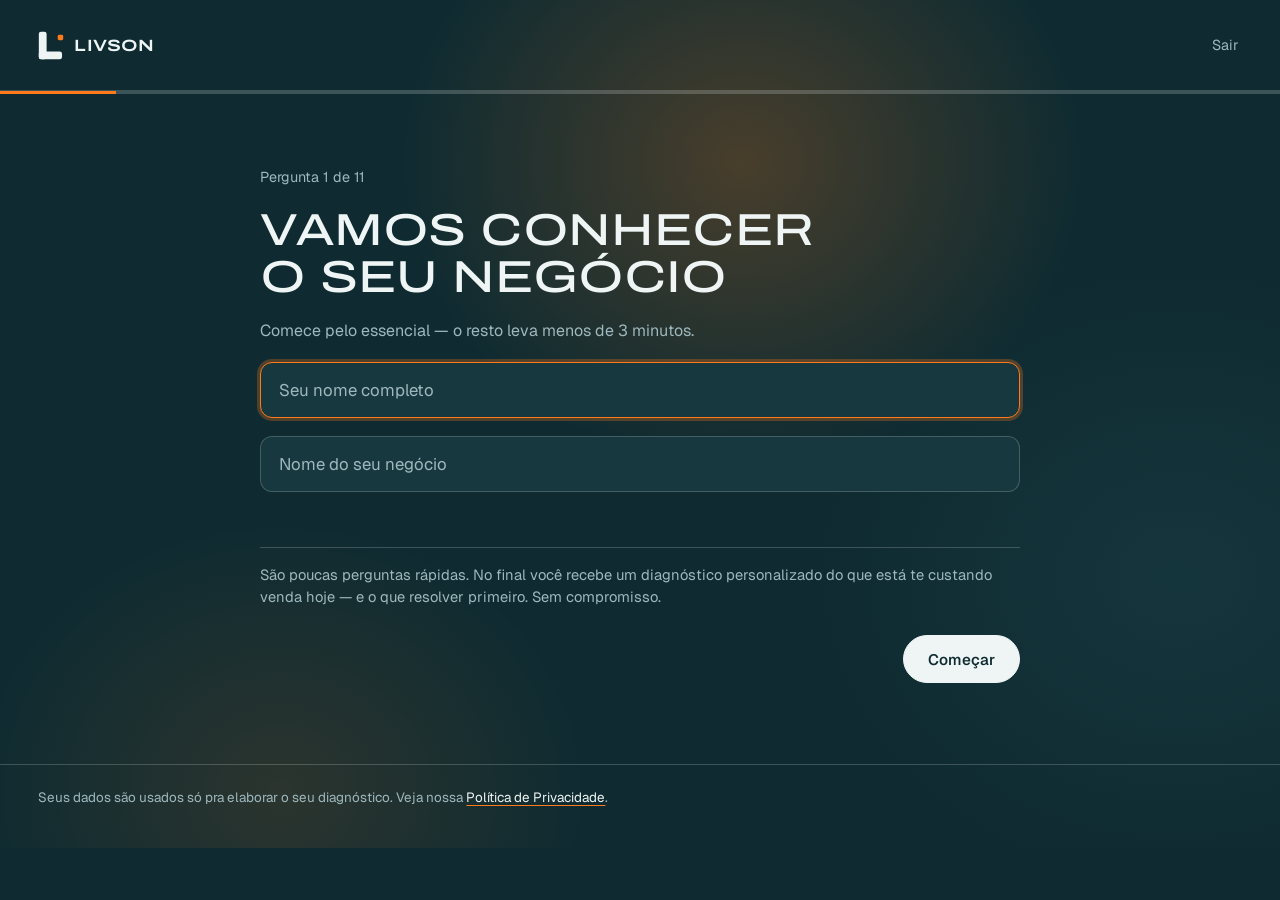
<file: diagnostico.html>
<!DOCTYPE html>
<html lang="pt-BR">
<head>
  <!-- Google tag (gtag.js) -->
  <script async src="https://www.googletagmanager.com/gtag/js?id=G-TPRQHFC8YE"></script>
  <script>
    window.dataLayer = window.dataLayer || [];
    function gtag(){dataLayer.push(arguments);}
    gtag('js', new Date());
    gtag('config', 'G-TPRQHFC8YE');
  </script>

  <meta charset="UTF-8" />
  <meta name="viewport" content="width=device-width, initial-scale=1.0, viewport-fit=cover" />
  <title>Diagnóstico Grátis | Livson Tecnologia</title>
  <meta name="description" content="Responda algumas perguntas rápidas e descubra, na hora, onde o seu negócio está perdendo venda por demora de resposta e falta de follow-up." />
  <meta name="robots" content="noindex, follow" />
  <meta name="theme-color" content="#0F2B31" />
  <link rel="canonical" href="https://livsontecnologia.com.br/diagnostico" />

  <link rel="icon" type="image/png" sizes="32x32" href="img/favicon-32.png?v=20261121" />
  <link rel="icon" type="image/png" sizes="192x192" href="img/favicon-192.png?v=20261121" />
  <link rel="apple-touch-icon" href="img/apple-touch-icon.png?v=20261121" />

  <meta property="og:title" content="Diagnóstico Grátis | Livson Tecnologia" />
  <meta property="og:description" content="Em poucos minutos, descubra onde o seu negócio está perdendo venda — e o que dá pra resolver primeiro." />
  <meta property="og:type" content="website" />
  <meta property="og:url" content="https://livsontecnologia.com.br/diagnostico" />
  <meta property="og:image" content="https://livsontecnologia.com.br/img/livson-compartilhar.png" />
  <meta property="og:image:width" content="1200" />
  <meta property="og:image:height" content="630" />
  <meta property="og:image:alt" content="Livson Tecnologia: todo negócio trava em um ponto diferente." />
  <meta property="og:locale" content="pt_BR" />
  <meta property="og:site_name" content="Livson Tecnologia" />

  <link rel="preconnect" href="https://fonts.googleapis.com" />
  <link rel="preconnect" href="https://fonts.gstatic.com" crossorigin />
  <link rel="preload" as="style" href="https://fonts.googleapis.com/css2?family=Archivo:wdth,wght@100..125,400..700&family=Geist:wght@400..600&display=swap" onload="this.onload=null;this.rel='stylesheet'" />
  <noscript><link rel="stylesheet" href="https://fonts.googleapis.com/css2?family=Archivo:wdth,wght@100..125,400..700&family=Geist:wght@400..600&display=swap" /></noscript>

  <link rel="stylesheet" href="css/base.css?v=20261121" />
  <link rel="stylesheet" href="css/diagnostico.css?v=20261121" />
</head>
<body>

  <!-- ===== MENU (mínimo, sem distração) ===== -->
  <div class="diag-nav">
    <div class="wrap">
      <header class="nav" id="nav">
        <a href="/" class="brand" aria-label="Livson Tecnologia — início"><svg viewBox="200 140 712 800" aria-hidden="true"><rect class="l" x="220" y="160" width="215" height="760" rx="64"/><rect class="l" x="220" y="705" width="640" height="215" rx="64"/><rect class="p" x="742" y="243" width="150" height="150" rx="40"/></svg> <span>Livson</span></a>
        <a href="/" class="nav__exit">Sair</a>
      </header>
    </div>
  </div>

  <div class="diag__progress-track" aria-hidden="true">
    <div class="diag__progress-bar" id="diagProgressBar"></div>
  </div>

  <main>
    <section class="diag wrap">
      <div class="diag__form">

        <p class="diag__counter" id="diagCounter">Pergunta 1 de 11</p>

        <form id="diagForm" novalidate>
          <input type="hidden" name="_subject" value="Novo diagnóstico — Livson Tecnologia" />
          <input type="hidden" name="nivel_diagnostico" id="fNivel" value="" />
          <input type="text" name="_gotcha" style="display:none" tabindex="-1" autocomplete="off" />

          <!-- 0 -->
          <div class="diag__step is-active" data-step="0">
            <h1 class="diag__question">Vamos conhecer o seu negócio</h1>
            <p class="diag__hint">Comece pelo essencial — o resto leva menos de 3 minutos.</p>
            <input class="diag__input" type="text" name="nome" placeholder="Seu nome completo" autocomplete="name" required />
            <input class="diag__input" type="text" name="negocio" placeholder="Nome do seu negócio" required />
            <p class="diag__error"></p>
            <div class="diag__meta">São poucas perguntas rápidas. No final você recebe um diagnóstico personalizado do que está te custando venda hoje — e o que resolver primeiro. Sem compromisso.</div>
            <div class="diag__nav">
              <span></span>
              <button type="button" class="btn diag__next">Começar</button>
            </div>
          </div>

          <!-- 1 -->
          <div class="diag__step" data-step="1">
            <h1 class="diag__question">Qual o seu WhatsApp?</h1>
            <p class="diag__hint">É por ali que vamos te chamar com a leitura completa.</p>
            <input class="diag__input" type="tel" name="whatsapp" placeholder="(00) 00000-0000" autocomplete="tel" required />
            <p class="diag__error"></p>
            <div class="diag__nav">
              <button type="button" class="btn btn--ghost diag__back">Voltar</button>
              <button type="button" class="btn diag__next">Continuar</button>
            </div>
          </div>

          <!-- 2 -->
          <div class="diag__step" data-step="2">
            <h1 class="diag__question">E o seu e-mail?</h1>
            <input class="diag__input" type="email" name="email" placeholder="voce@empresa.com" autocomplete="email" required />
            <p class="diag__error"></p>
            <div class="diag__nav">
              <button type="button" class="btn btn--ghost diag__back">Voltar</button>
              <button type="button" class="btn diag__next">Continuar</button>
            </div>
          </div>

          <!-- 3 -->
          <div class="diag__step" data-step="3">
            <h1 class="diag__question">Site ou Instagram do seu negócio?</h1>
            <p class="diag__hint">Se ainda não tiver, sem problema — pode pular.</p>
            <input class="diag__input" type="text" name="site_instagram" placeholder="seusite.com.br ou @seuinstagram" />
            <p class="diag__error"></p>
            <div class="diag__nav">
              <button type="button" class="btn btn--ghost diag__back">Voltar</button>
              <button type="button" class="btn diag__next">Continuar</button>
            </div>
          </div>

          <!-- 4 -->
          <div class="diag__step" data-step="4">
            <h1 class="diag__question">Quantos contatos ou leads chegam por mês, mais ou menos?</h1>
            <p class="diag__hint">Some WhatsApp, Instagram, site e indicações.</p>
            <div class="diag__options" role="radiogroup">
              <div class="diag__option"><input type="radio" name="volume" id="vol1" value="Até 20 por mês" data-n="14" required /><label for="vol1">Até 20 por mês</label></div>
              <div class="diag__option"><input type="radio" name="volume" id="vol2" value="21 a 50 por mês" data-n="35" /><label for="vol2">21 a 50 por mês</label></div>
              <div class="diag__option"><input type="radio" name="volume" id="vol3" value="51 a 100 por mês" data-n="75" /><label for="vol3">51 a 100 por mês</label></div>
              <div class="diag__option"><input type="radio" name="volume" id="vol4" value="Mais de 100 por mês" data-n="130" /><label for="vol4">Mais de 100 por mês</label></div>
            </div>
            <p class="diag__error"></p>
            <div class="diag__nav">
              <button type="button" class="btn btn--ghost diag__back">Voltar</button>
              <button type="button" class="btn diag__next">Continuar</button>
            </div>
          </div>

          <!-- 5 -->
          <div class="diag__step" data-step="5">
            <h1 class="diag__question">Qual o valor médio de uma venda ou contrato fechado?</h1>
            <div class="diag__options" role="radiogroup">
              <div class="diag__option"><input type="radio" name="ticket" id="tk1" value="Até R$ 300" data-n="150" required /><label for="tk1">Até R$ 300</label></div>
              <div class="diag__option"><input type="radio" name="ticket" id="tk2" value="R$ 300 a R$ 1.500" data-n="900" /><label for="tk2">R$ 300 a R$ 1.500</label></div>
              <div class="diag__option"><input type="radio" name="ticket" id="tk3" value="R$ 1.500 a R$ 5.000" data-n="3250" /><label for="tk3">R$ 1.500 a R$ 5.000</label></div>
              <div class="diag__option"><input type="radio" name="ticket" id="tk4" value="Acima de R$ 5.000" data-n="7500" /><label for="tk4">Acima de R$ 5.000</label></div>
            </div>
            <p class="diag__error"></p>
            <div class="diag__nav">
              <button type="button" class="btn btn--ghost diag__back">Voltar</button>
              <button type="button" class="btn diag__next">Continuar</button>
            </div>
          </div>

          <!-- 6 -->
          <div class="diag__step" data-step="6">
            <h1 class="diag__question">Em média, em quanto tempo você responde um novo contato?</h1>
            <p class="diag__hint">Considere também a madrugada, o fim de semana e quando você está ocupado.</p>
            <div class="diag__options" role="radiogroup">
              <div class="diag__option"><input type="radio" name="tempo_resposta" id="tr1" value="Em poucos minutos, sempre" data-n="0.02" required /><label for="tr1">Em poucos minutos, sempre</label></div>
              <div class="diag__option"><input type="radio" name="tempo_resposta" id="tr2" value="Até 1 hora" data-n="0.08" /><label for="tr2">Até 1 hora</label></div>
              <div class="diag__option"><input type="radio" name="tempo_resposta" id="tr3" value="Algumas horas" data-n="0.18" /><label for="tr3">Algumas horas</label></div>
              <div class="diag__option"><input type="radio" name="tempo_resposta" id="tr4" value="No dia seguinte ou mais" data-n="0.30" /><label for="tr4">No dia seguinte ou mais</label></div>
            </div>
            <p class="diag__error"></p>
            <div class="diag__nav">
              <button type="button" class="btn btn--ghost diag__back">Voltar</button>
              <button type="button" class="btn diag__next">Continuar</button>
            </div>
          </div>

          <!-- 7 -->
          <div class="diag__step" data-step="7">
            <h1 class="diag__question">Dos que perguntam o preço, quantos somem sem fechar?</h1>
            <div class="diag__options" role="radiogroup">
              <div class="diag__option"><input type="radio" name="sumico" id="sm1" value="Poucos — acompanho de perto" data-n="0.10" required /><label for="sm1">Poucos — acompanho de perto</label></div>
              <div class="diag__option"><input type="radio" name="sumico" id="sm2" value="Cerca da metade" data-n="0.45" /><label for="sm2">Cerca da metade</label></div>
              <div class="diag__option"><input type="radio" name="sumico" id="sm3" value="A maioria some" data-n="0.70" /><label for="sm3">A maioria some</label></div>
              <div class="diag__option"><input type="radio" name="sumico" id="sm4" value="Não sei dizer" data-n="0.35" /><label for="sm4">Não sei dizer</label></div>
            </div>
            <p class="diag__error"></p>
            <div class="diag__nav">
              <button type="button" class="btn btn--ghost diag__back">Voltar</button>
              <button type="button" class="btn diag__next">Continuar</button>
            </div>
          </div>

          <!-- 8 -->
          <div class="diag__step" data-step="8">
            <h1 class="diag__question">Qual o maior problema hoje?</h1>
            <div class="diag__options" role="radiogroup">
              <div class="diag__option"><input type="radio" name="problema" id="p1" value="Poucos clientes chegando" required /><label for="p1">Poucos clientes chegando</label></div>
              <div class="diag__option"><input type="radio" name="problema" id="p2" value="Demoro muito pra responder" /><label for="p2">Demoro muito pra responder</label></div>
              <div class="diag__option"><input type="radio" name="problema" id="p3" value="Não tenho site ou landing page" /><label for="p3">Não tenho site ou landing page</label></div>
              <div class="diag__option"><input type="radio" name="problema" id="p4" value="Perco o controle dos contatos (sem CRM)" /><label for="p4">Perco o controle dos contatos</label></div>
              <div class="diag__option"><input type="radio" name="problema" id="p5" value="Não sei se o que eu faço está funcionando" /><label for="p5">Não sei se o que eu faço está funcionando</label></div>
            </div>
            <p class="diag__error"></p>
            <div class="diag__nav">
              <button type="button" class="btn btn--ghost diag__back">Voltar</button>
              <button type="button" class="btn diag__next">Continuar</button>
            </div>
          </div>

          <!-- 9 -->
          <div class="diag__step" data-step="9">
            <h1 class="diag__question">O que você já usa hoje?</h1>
            <p class="diag__hint">Pode marcar mais de um.</p>
            <div class="diag__options">
              <div class="diag__option"><input type="checkbox" name="ferramentas" id="f1" value="Site ou landing page própria" /><label for="f1">Site ou landing page própria</label></div>
              <div class="diag__option"><input type="checkbox" name="ferramentas" id="f2" value="Instagram" /><label for="f2">Instagram</label></div>
              <div class="diag__option"><input type="checkbox" name="ferramentas" id="f3" value="WhatsApp Business" /><label for="f3">WhatsApp Business</label></div>
              <div class="diag__option"><input type="checkbox" name="ferramentas" id="f4" value="Algum CRM" /><label for="f4">Algum CRM</label></div>
              <div class="diag__option"><input type="checkbox" name="ferramentas" id="f5" value="Nenhum desses ainda" /><label for="f5">Nenhum desses ainda</label></div>
            </div>
            <p class="diag__error"></p>
            <div class="diag__nav">
              <button type="button" class="btn btn--ghost diag__back">Voltar</button>
              <button type="button" class="btn diag__next">Continuar</button>
            </div>
          </div>

          <!-- 10 -->
          <div class="diag__step" data-step="10">
            <h1 class="diag__question">Quando você quer resolver isso?</h1>
            <div class="diag__options" role="radiogroup">
              <div class="diag__option"><input type="radio" name="urgencia" id="u1" value="O quanto antes" required /><label for="u1">O quanto antes</label></div>
              <div class="diag__option"><input type="radio" name="urgencia" id="u2" value="Nas próximas semanas" /><label for="u2">Nas próximas semanas</label></div>
              <div class="diag__option"><input type="radio" name="urgencia" id="u3" value="Só pesquisando por enquanto" /><label for="u3">Só pesquisando por enquanto</label></div>
            </div>
            <p class="diag__error"></p>
            <div class="diag__nav">
              <button type="button" class="btn btn--ghost diag__back">Voltar</button>
              <button type="submit" class="btn diag__submit">Ver meu resultado</button>
            </div>
          </div>
        </form>

        <!-- RESULTADO -->
        <div class="diag__done" id="diagDone" hidden>
          <div class="report">
            <div class="report__head">
              <span class="report__tag">Resultado do diagnóstico</span>
              <span class="report__who" id="repWho">—</span>
            </div>
            <div class="report__body">
              <p class="report__label">Nível do seu atendimento hoje</p>
              <p class="report__level" id="resLevel">—</p>

              <div class="report__causes" id="resCausas"></div>

              <p class="report__note" id="resProblema"></p>
            </div>
          </div>

          <div class="report__next">
            <h2>O que dá pra fazer com isso</h2>
            <p>Vou analisar suas respostas e te chamar no WhatsApp com a leitura completa — onde está o maior vazamento e o que resolveria primeiro. Sem compromisso.</p>
            <div class="report__actions">
              <a id="waLink" href="https://wa.me/5571996466575" target="_blank" rel="noopener" class="btn btn--lg">Falar no WhatsApp agora</a>
              <a href="/livson-conecta" class="btn btn--ghost btn--lg">Ver como o sistema funciona</a>
            </div>
          </div>
        </div>

      </div>
    </section>
  </main>

  <footer class="diag__footer wrap">
    <p>Seus dados são usados só pra elaborar o seu diagnóstico. Veja nossa <a href="/politica-de-privacidade">Política de Privacidade</a>.</p>
  </footer>

  <script src="js/diagnostico.js?v=20260922" defer></script>
</body>
</html>
</file>
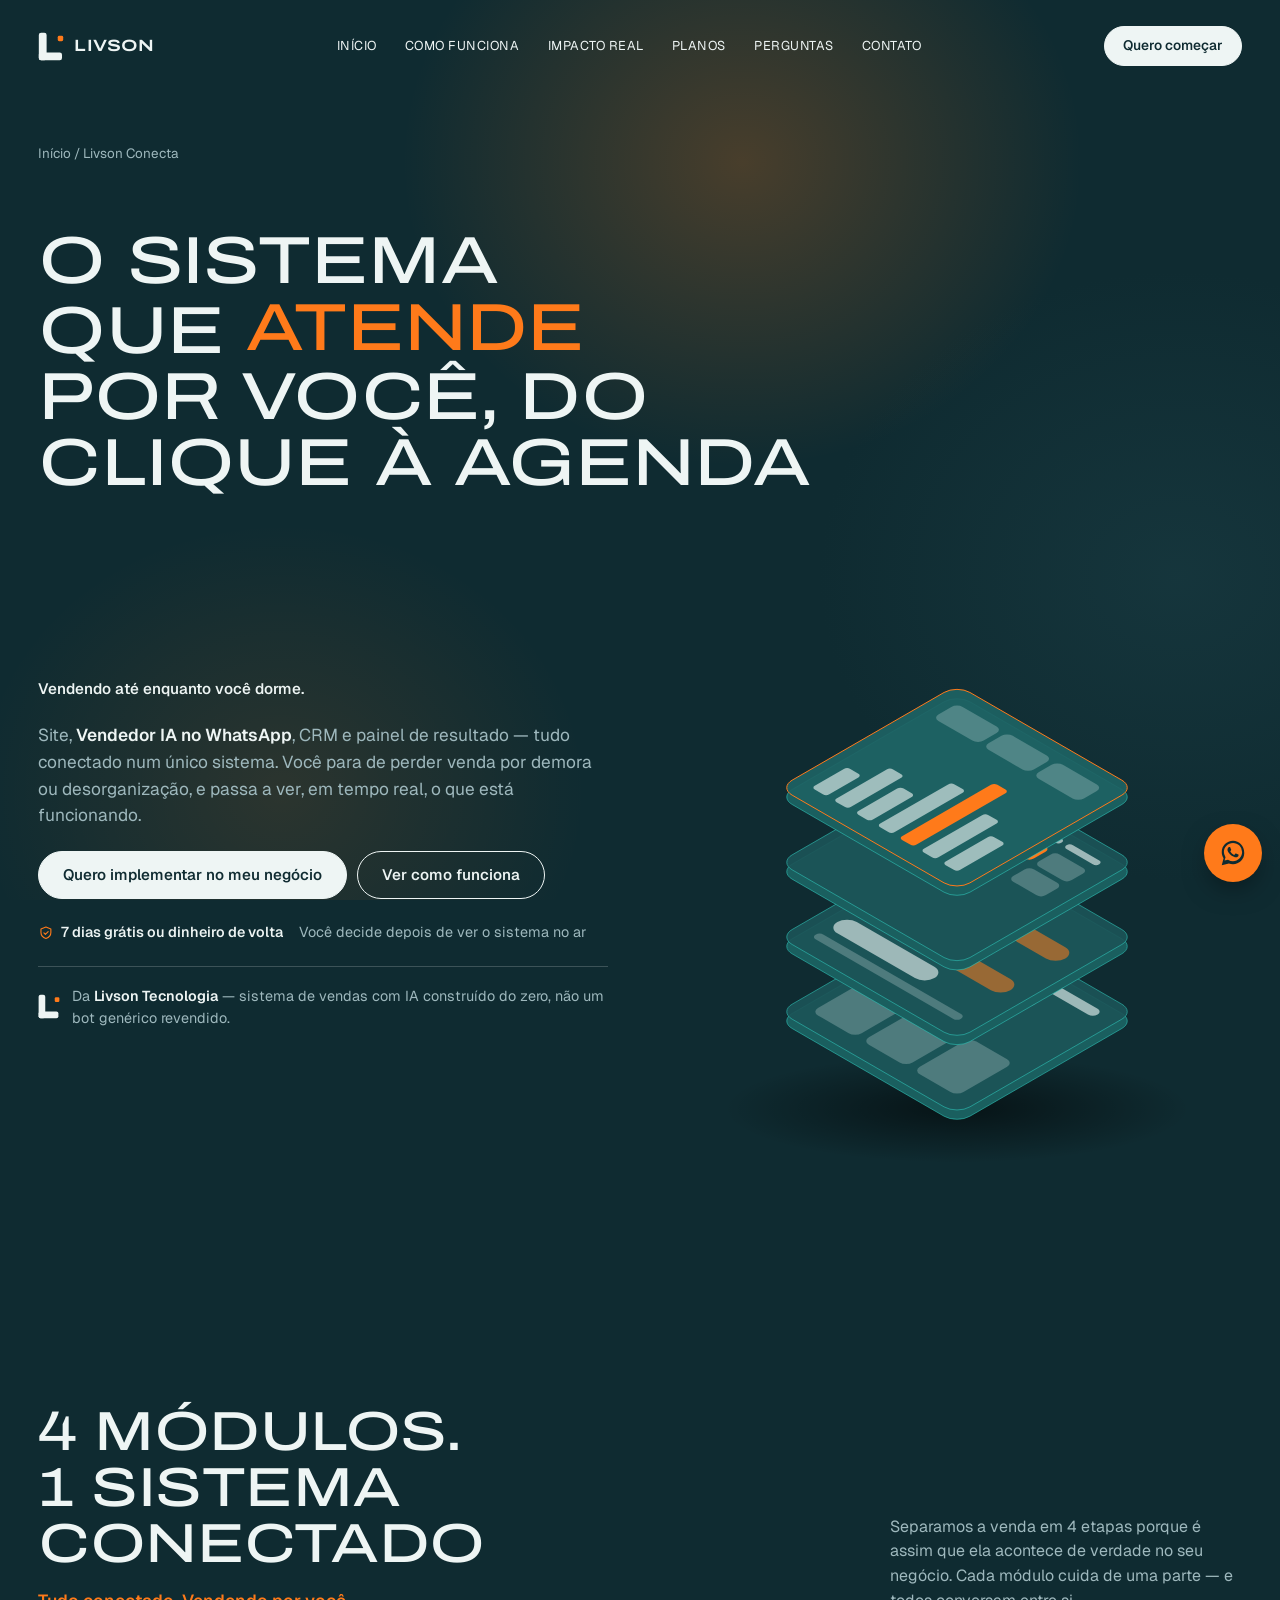
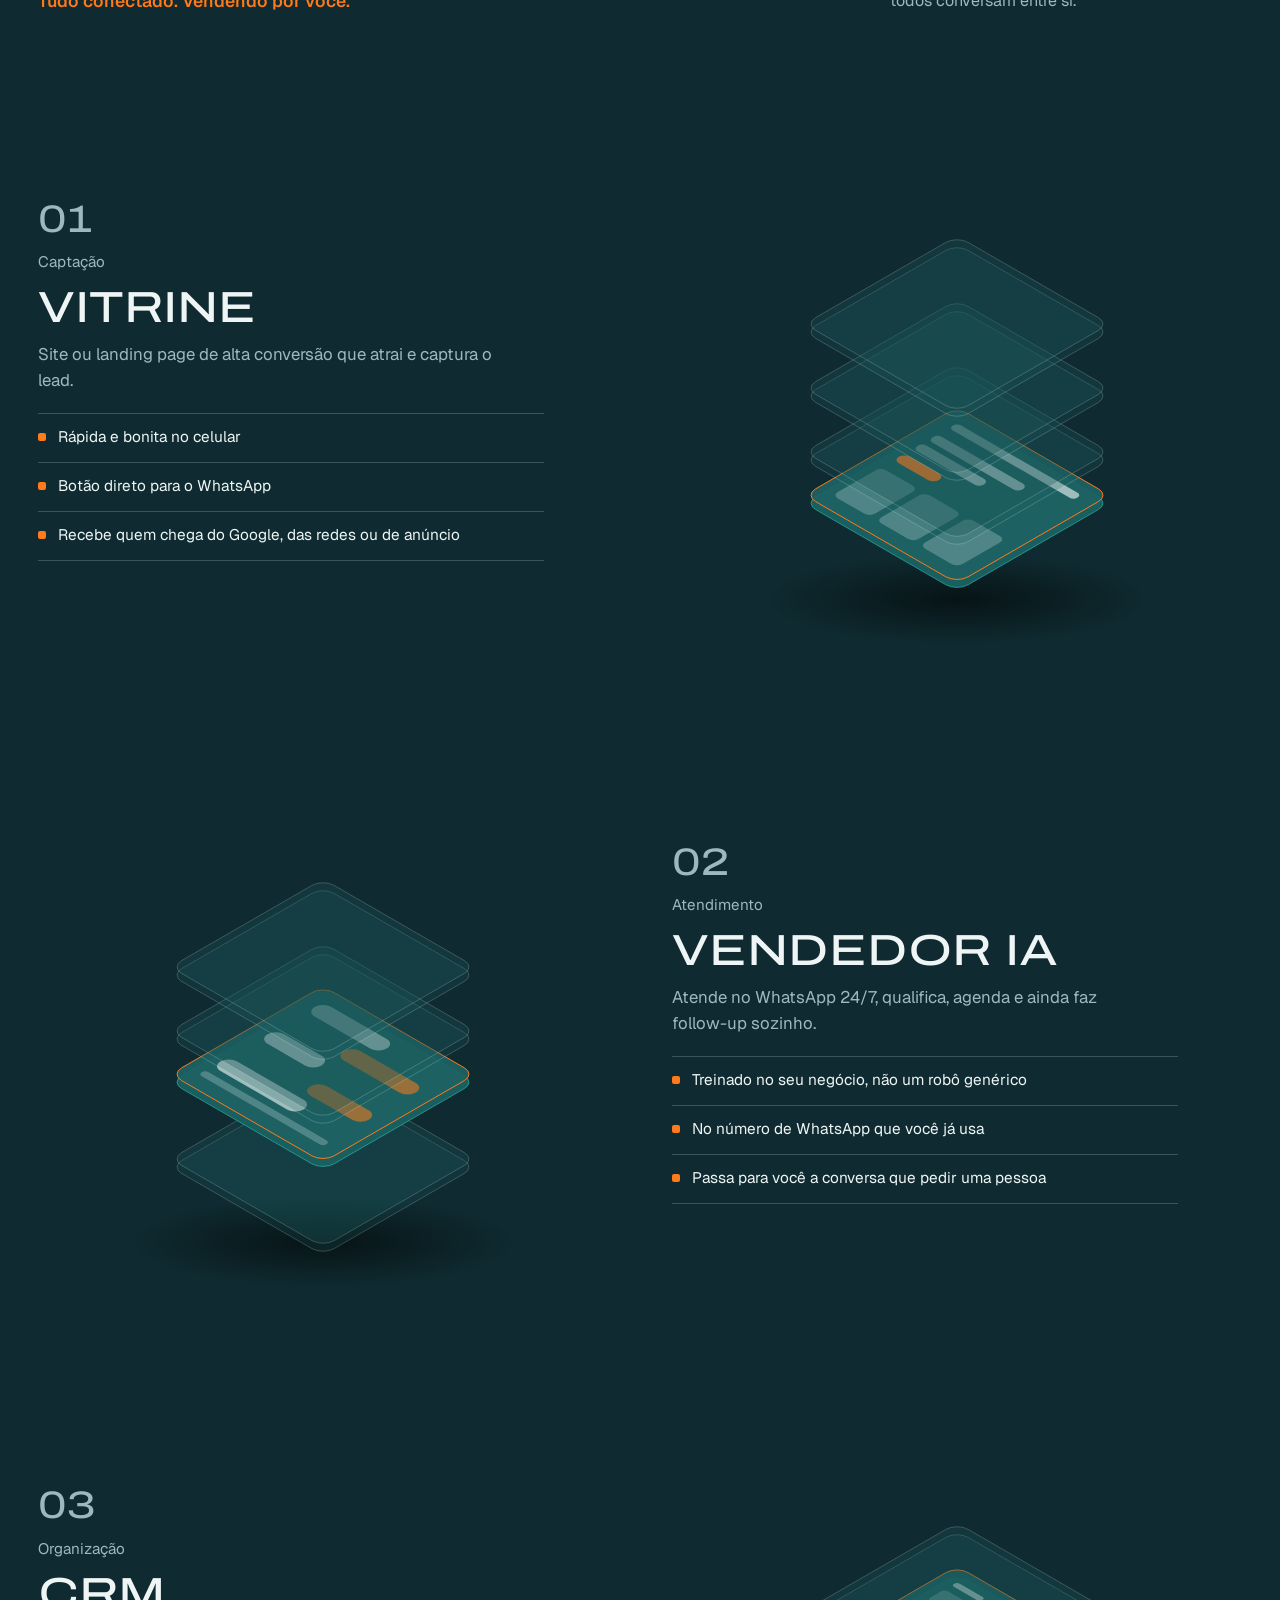
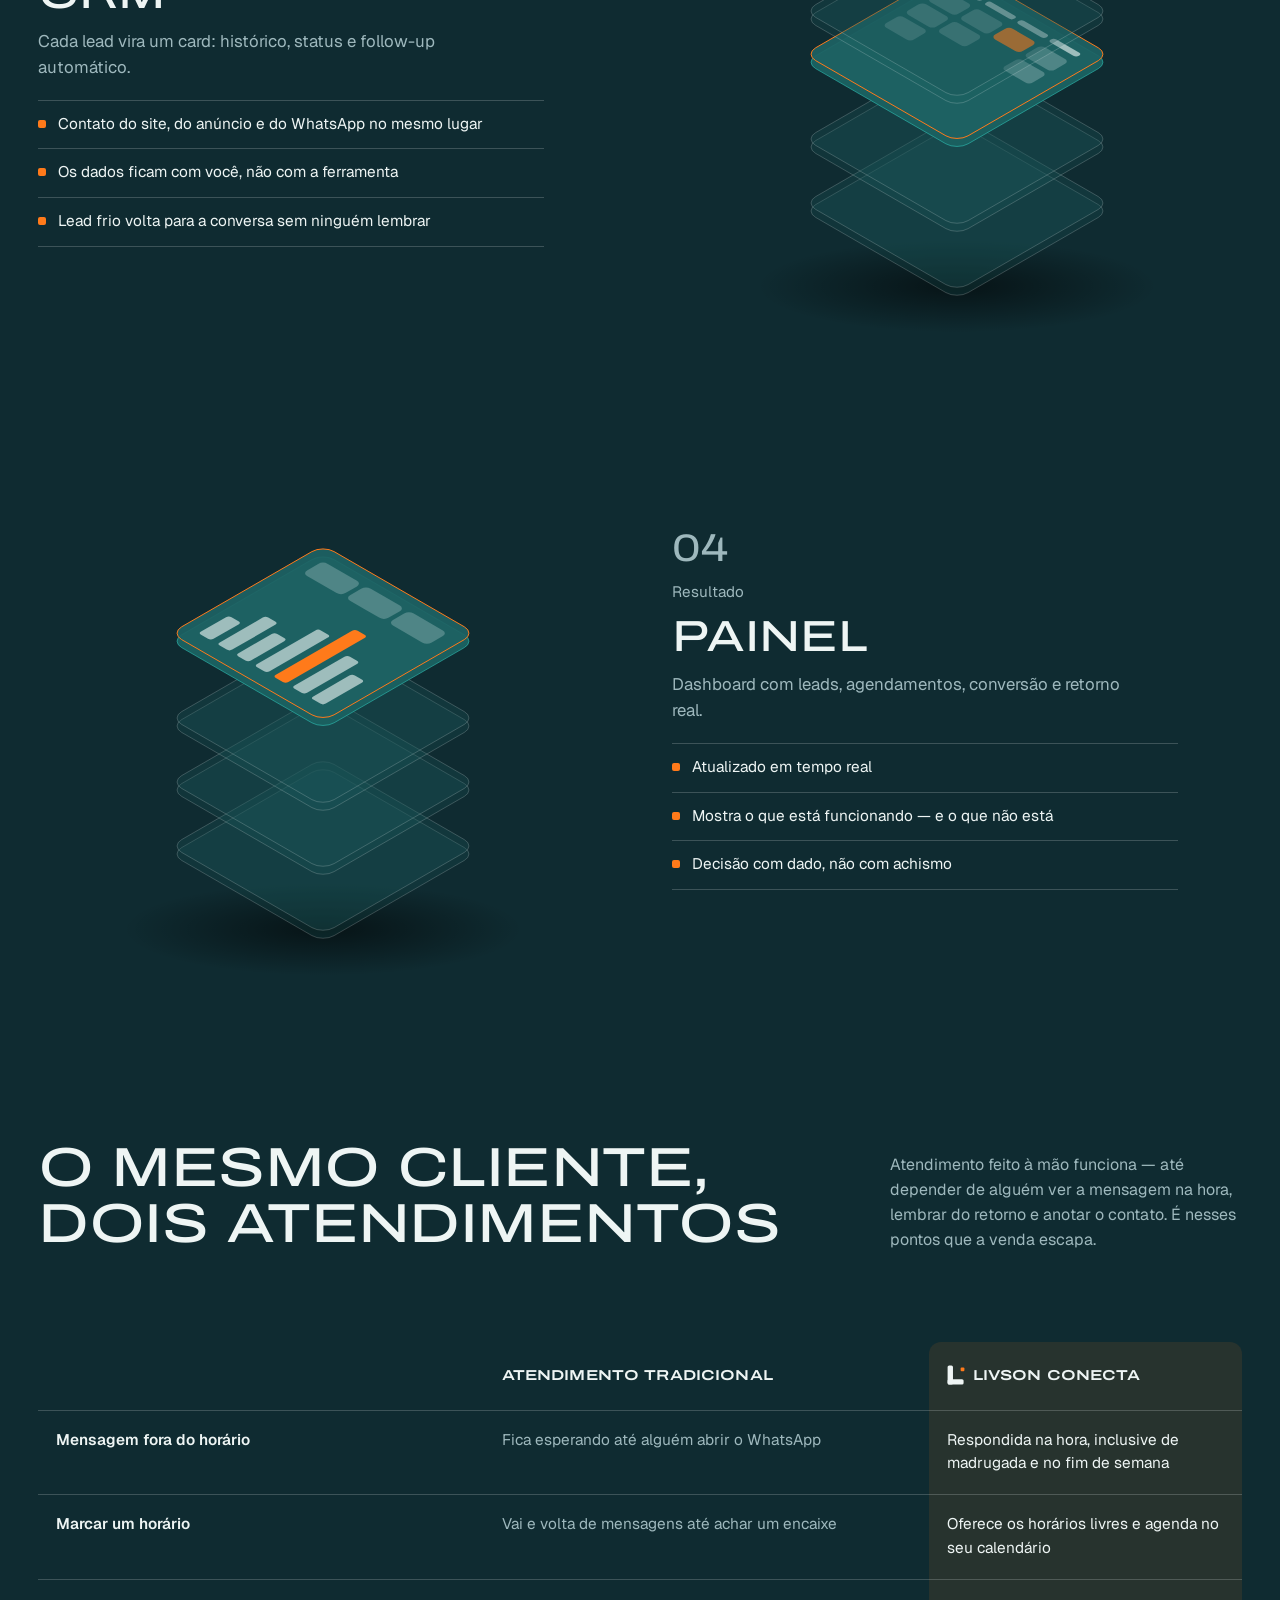
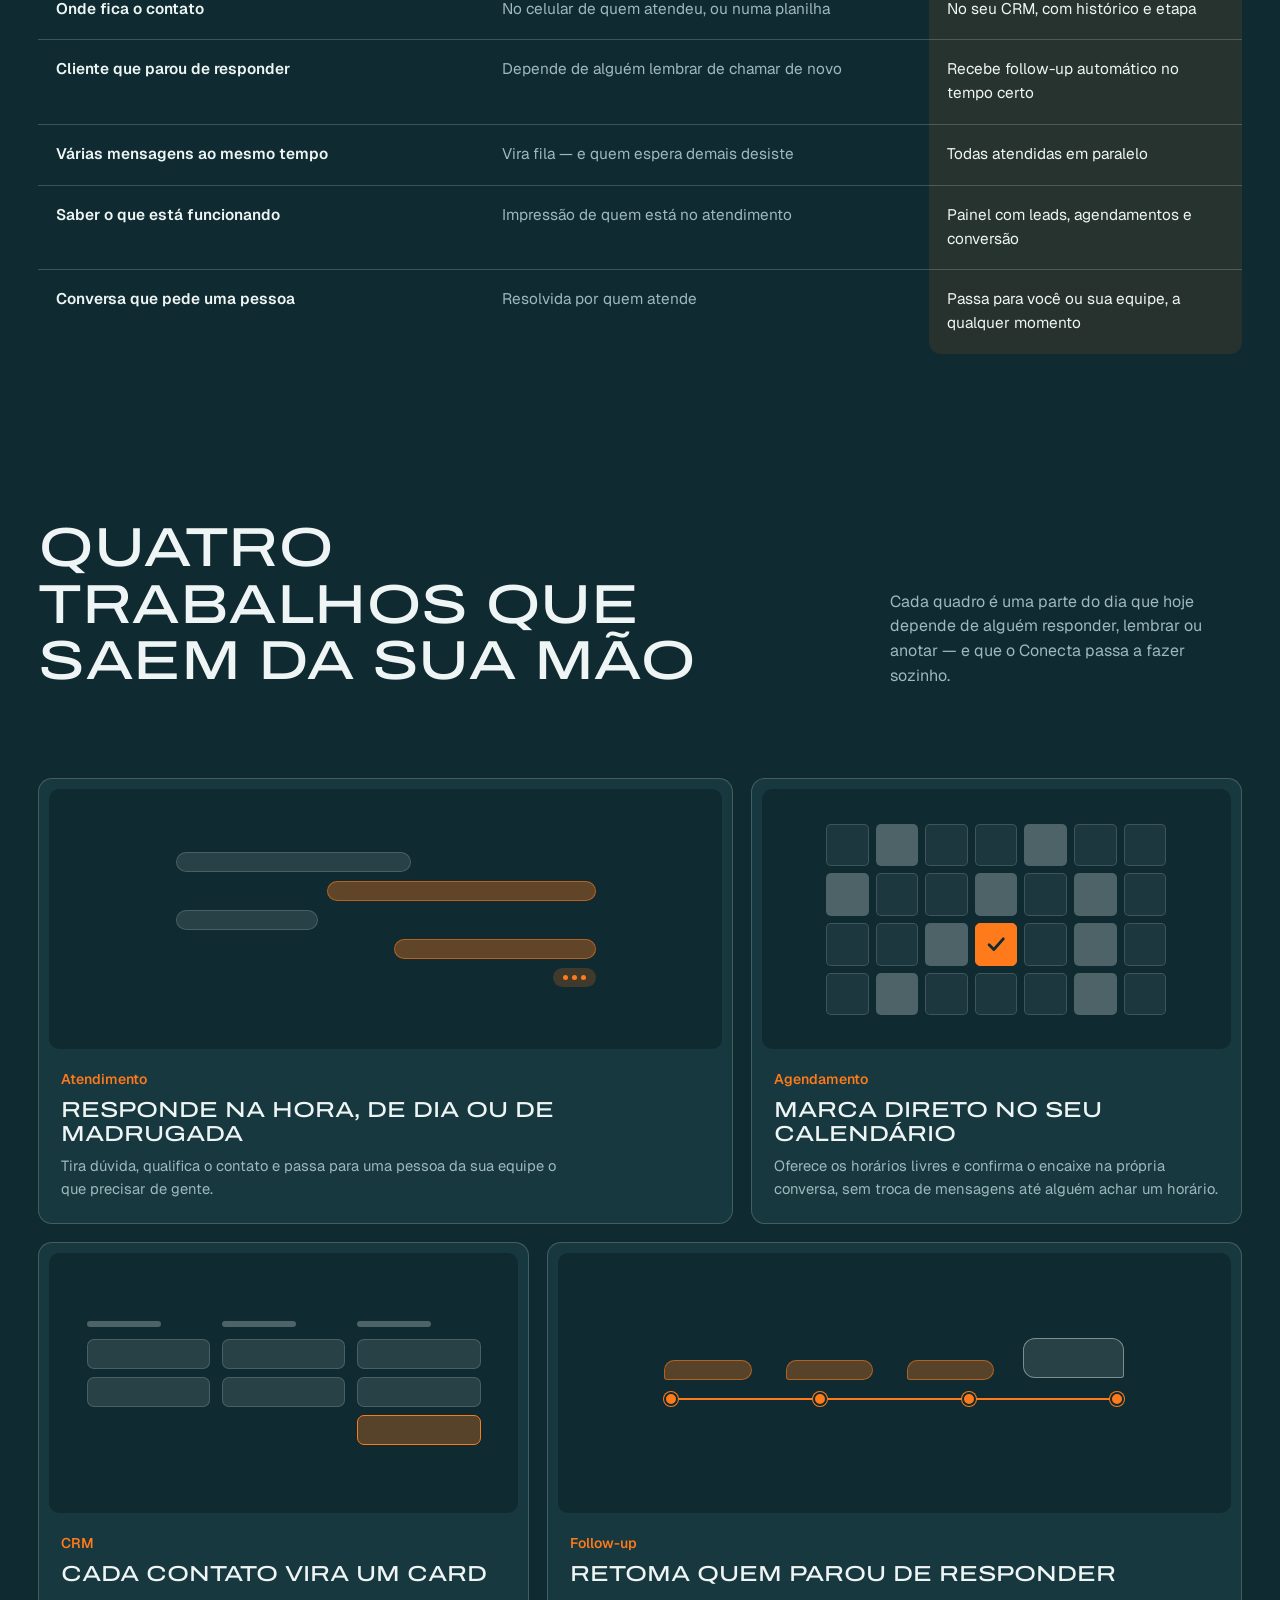
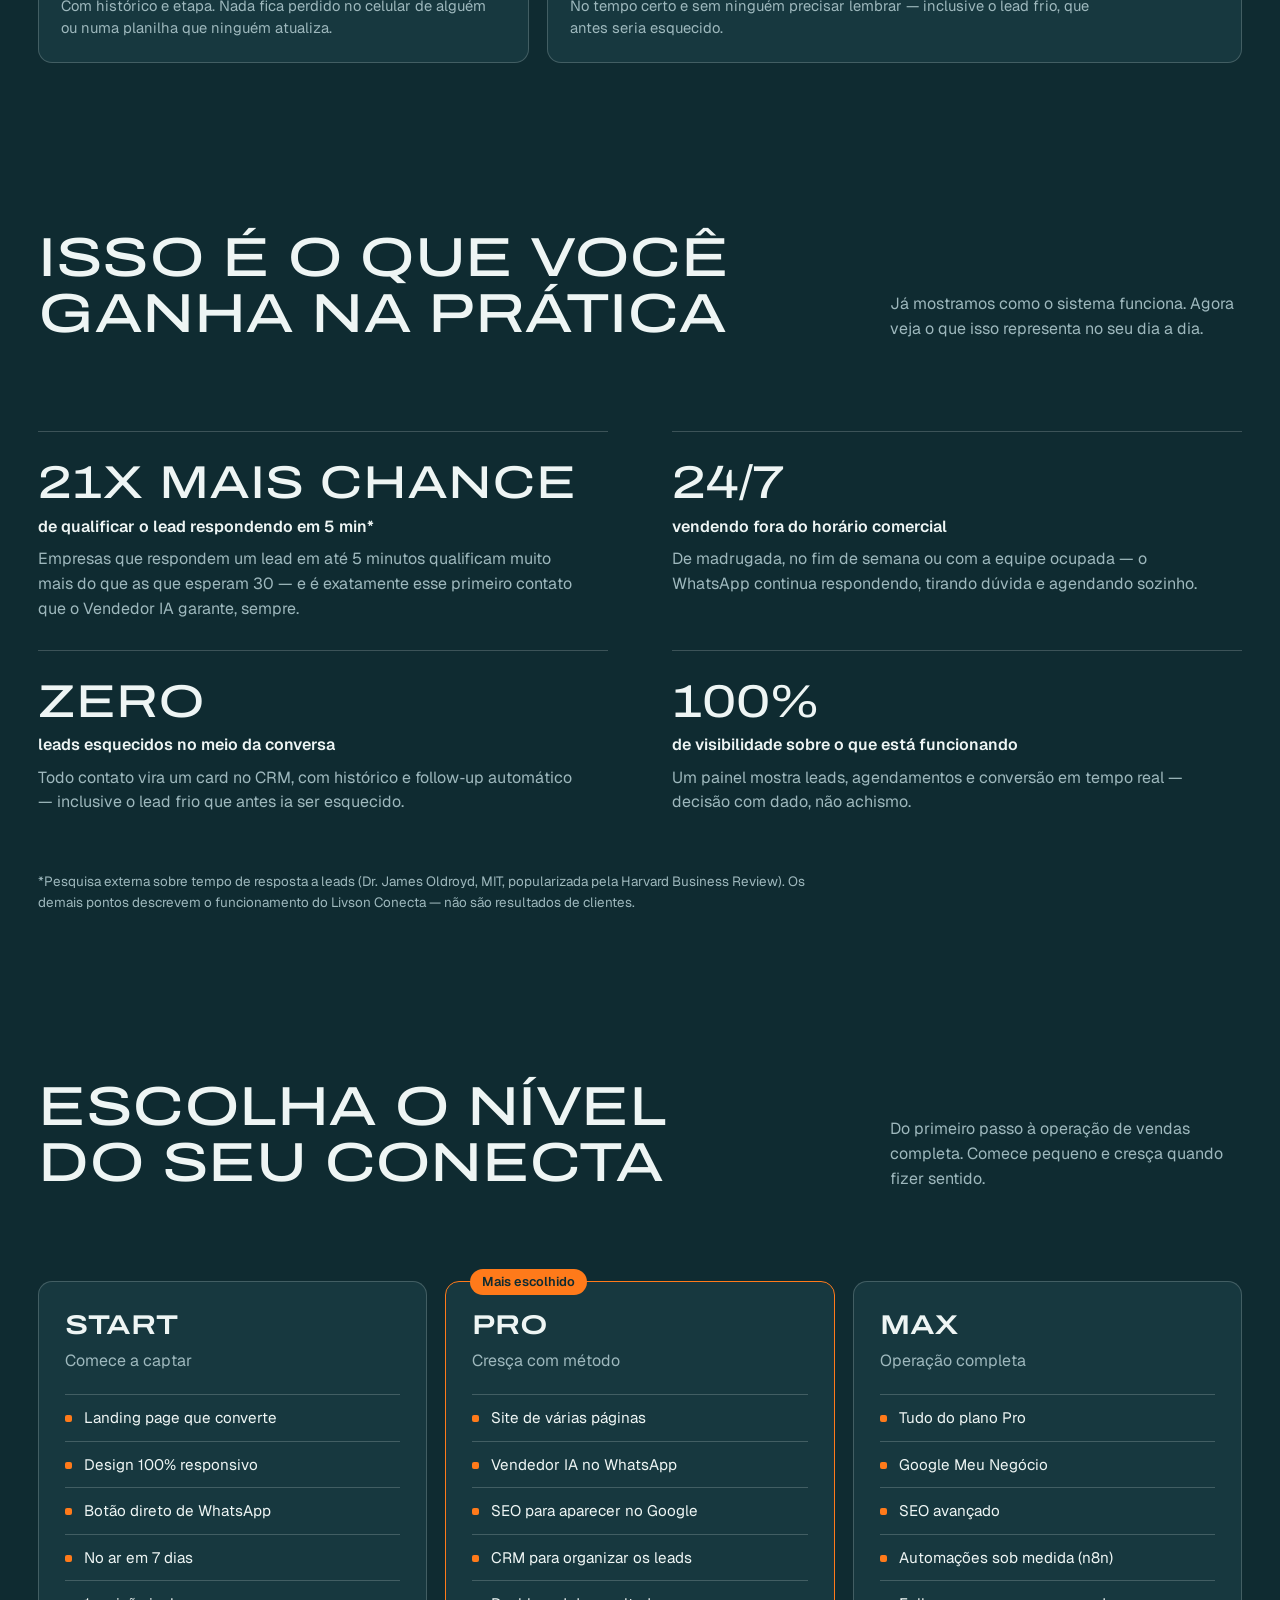
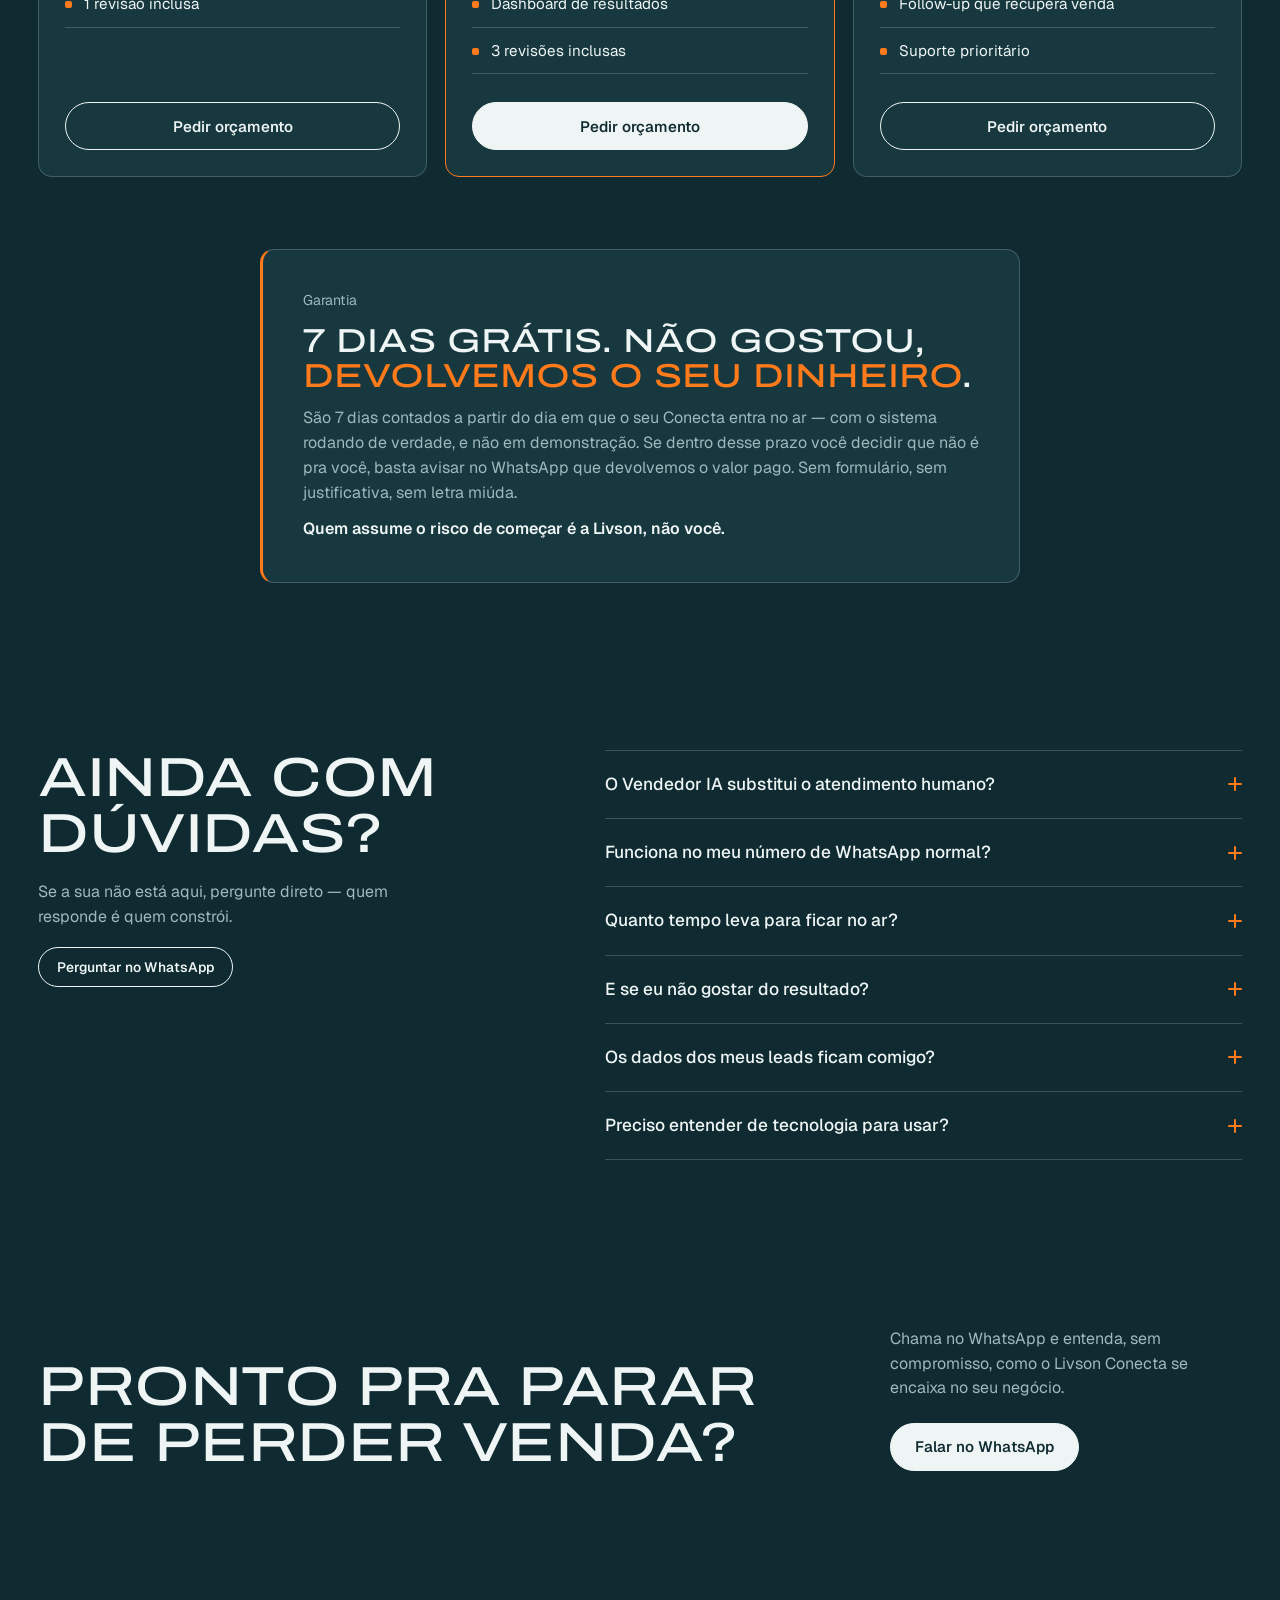
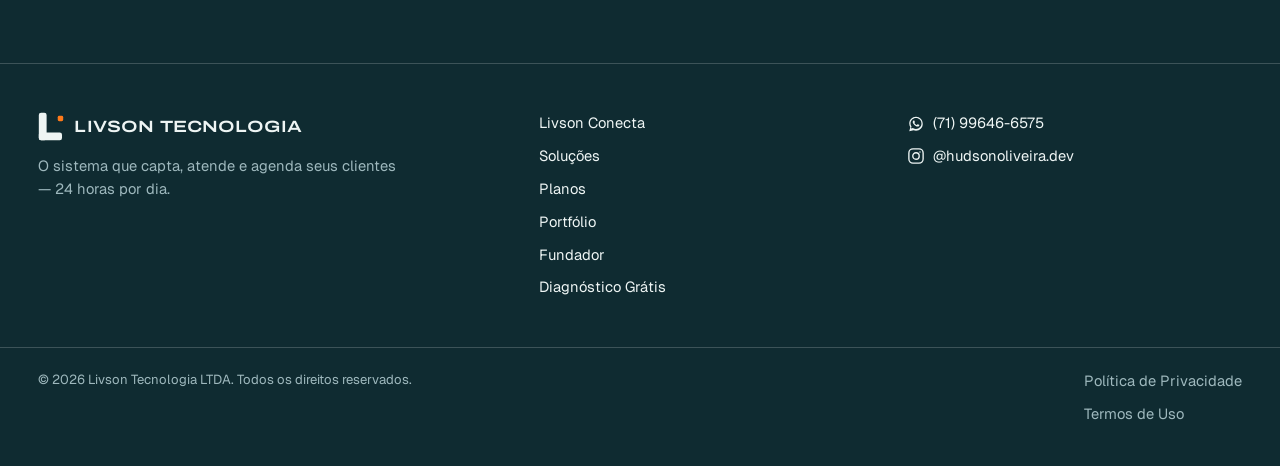
<file: livson-conecta.html>
<!DOCTYPE html>
<html lang="pt-BR">
<head>
  <!-- Google tag (gtag.js) -->
  <script async src="https://www.googletagmanager.com/gtag/js?id=G-TPRQHFC8YE"></script>
  <script>
    window.dataLayer = window.dataLayer || [];
    function gtag(){dataLayer.push(arguments);}
    gtag('js', new Date());
    gtag('config', 'G-TPRQHFC8YE');
  </script>

  <meta charset="UTF-8" />
  <meta name="viewport" content="width=device-width, initial-scale=1.0, viewport-fit=cover" />
  <title>Livson Conecta — Site + Vendedor IA no WhatsApp + CRM | Livson Tecnologia</title>
  <meta name="description" content="Livson Conecta: sistema que capta leads, atende no WhatsApp com IA, agenda sozinho e organiza tudo em CRM e painel de resultado. Conheça os planos." />
  <meta name="robots" content="index, follow" />
  <meta name="author" content="Hudson Oliveira Santos" />
  <meta name="theme-color" content="#0F2B31" />
  <link rel="canonical" href="https://livsontecnologia.com.br/livson-conecta" />

  <!-- Favicons (logo Livson) -->
  <link rel="icon" type="image/png" sizes="32x32" href="img/favicon-32.png?v=20261121" />
  <link rel="icon" type="image/png" sizes="192x192" href="img/favicon-192.png?v=20261121" />
  <link rel="apple-touch-icon" href="img/apple-touch-icon.png?v=20261121" />

  <!-- Open Graph -->
  <meta property="og:title" content="Livson Conecta — Site + Vendedor IA no WhatsApp + CRM" />
  <meta property="og:description" content="O sistema que capta, atende no WhatsApp, agenda, organiza em CRM e mede resultado — tudo conectado, vendendo por você." />
  <meta property="og:type" content="website" />
  <meta property="og:url" content="https://livsontecnologia.com.br/livson-conecta" />
  <meta property="og:image" content="https://livsontecnologia.com.br/img/livson-compartilhar.png" />
  <meta property="og:image:width" content="1200" />
  <meta property="og:image:height" content="630" />
  <meta property="og:image:alt" content="Livson Tecnologia: todo negócio trava em um ponto diferente." />
  <meta property="og:locale" content="pt_BR" />
  <meta property="og:site_name" content="Livson Tecnologia" />

  <!-- Twitter Card -->
  <meta name="twitter:card" content="summary_large_image" />
  <meta name="twitter:title" content="Livson Conecta — Site + Vendedor IA no WhatsApp + CRM" />
  <meta name="twitter:description" content="O sistema que capta, atende no WhatsApp, agenda, organiza em CRM e mede resultado — tudo conectado, vendendo por você." />
  <meta name="twitter:image" content="https://livsontecnologia.com.br/img/livson-compartilhar.png" />

  <link rel="preconnect" href="https://fonts.googleapis.com" />
  <link rel="preconnect" href="https://fonts.gstatic.com" crossorigin />
  <link rel="preload" as="style" href="https://fonts.googleapis.com/css2?family=Archivo:wdth,wght@100..125,400..700&family=Geist:wght@400..600&display=swap" onload="this.onload=null;this.rel='stylesheet'" />
  <noscript><link rel="stylesheet" href="https://fonts.googleapis.com/css2?family=Archivo:wdth,wght@100..125,400..700&family=Geist:wght@400..600&display=swap" /></noscript>

  <link rel="stylesheet" href="css/base.css?v=20261121" />
  <link rel="stylesheet" href="css/conecta.css?v=20261121" />

  <!-- Dados estruturados (SEO) -->
  <script type="application/ld+json">
  {
    "@context": "https://schema.org",
    "@graph": [
      {
        "@type": "BreadcrumbList",
        "itemListElement": [
          { "@type": "ListItem", "position": 1, "name": "Início", "item": "https://livsontecnologia.com.br/" },
          { "@type": "ListItem", "position": 2, "name": "Livson Conecta", "item": "https://livsontecnologia.com.br/livson-conecta" }
        ]
      },
      {
        "@type": "Service",
        "name": "Livson Conecta",
        "serviceType": "Automação comercial com IA (site + agente de IA no WhatsApp + CRM + dashboard)",
        "provider": { "@type": "Organization", "name": "Livson Tecnologia", "url": "https://livsontecnologia.com.br/" },
        "areaServed": "BR",
        "description": "Sistema integrado que capta leads, atende no WhatsApp com IA, agenda, organiza tudo em CRM e mede o resultado em um painel."
      },
      {
        "@type": "FAQPage",
        "mainEntity": [
          {
            "@type": "Question",
            "name": "O Vendedor IA substitui o atendimento humano?",
            "acceptedAnswer": { "@type": "Answer", "text": "Não totalmente: ele faz a triagem, responde dúvidas frequentes, qualifica e agenda. Casos mais complexos podem ser transferidos para você a qualquer momento." }
          },
          {
            "@type": "Question",
            "name": "Funciona no meu número de WhatsApp normal?",
            "acceptedAnswer": { "@type": "Answer", "text": "Sim. O sistema é configurado no número que você já usa (ou em um novo, se preferir), sem precisar trocar de aparelho." }
          },
          {
            "@type": "Question",
            "name": "Quanto tempo leva para ficar no ar?",
            "acceptedAnswer": { "@type": "Answer", "text": "Depende do plano: a partir de 7 dias no plano Start, e em até 15 dias nos planos com automações mais completas (Pro e Max)." }
          },
          {
            "@type": "Question",
            "name": "Os dados dos meus leads ficam comigo?",
            "acceptedAnswer": { "@type": "Answer", "text": "Sim. Diferente de robôs genéricos, todo o histórico de conversas e contatos fica no seu CRM, sob seu controle." }
          },
          {
            "@type": "Question",
            "name": "Preciso entender de tecnologia para usar?",
            "acceptedAnswer": { "@type": "Answer", "text": "Não. Você recebe o sistema pronto, com um painel simples de usar, e a Livson acompanha a implantação e o suporte." }
          }
        ]
      }
    ]
  }
  </script>
</head>
<body>

  <!-- ===== MENU ===== -->
  <div class="wrap">
    <header class="nav" id="nav">
      <a href="/" class="brand" aria-label="Livson Tecnologia — início">
        <svg viewBox="200 140 712 800" aria-hidden="true"><rect class="l" x="220" y="160" width="215" height="760" rx="64"/><rect class="l" x="220" y="705" width="640" height="215" rx="64"/><rect class="p" x="742" y="243" width="150" height="150" rx="40"/></svg>
        <span>Livson</span>
      </a>
      <nav class="nav__links" id="navLinks" aria-label="Principal">
        <a href="/">Início</a>
        <a href="#modulos">Como funciona</a>
        <a href="#impacto-conecta">Impacto Real</a>
        <a href="#planos-conecta">Planos</a>
        <a href="#faq">Perguntas</a>
        <a href="/#contato">Contato</a>
        <a href="https://wa.me/5571996466575?text=Ol%C3%A1!%20Vim%20pela%20p%C3%A1gina%20do%20Livson%20Conecta%20e%20quero%20saber%20mais." target="_blank" rel="noopener" class="nav__only-mobile">Quero começar</a>
      </nav>
      <div class="nav__end">
        <a href="https://wa.me/5571996466575?text=Ol%C3%A1!%20Vim%20pela%20p%C3%A1gina%20do%20Livson%20Conecta%20e%20quero%20saber%20mais." target="_blank" rel="noopener" class="btn btn--sm">Quero começar</a>
        <button class="nav__toggle" id="navToggle" type="button" aria-expanded="false" aria-controls="navLinks">Menu</button>
      </div>
    </header>
  </div>

  <main>

    <!-- ===== HERO =====
         O verbo que troca no título são os quatro trabalhos dos casos de
         uso mais abaixo ("lembra" é o follow-up). Verbo curto de propósito:
         a largura reservada é a do maior. A pilha ao lado é o produto: as 4
         placas são os 4 módulos. -->
    <section class="hero-c wrap" id="hero">
      <nav class="breadcrumb" aria-label="Você está em"><a href="/">Início</a> / <span>Livson Conecta</span></nav>
      <h1 class="title-c">
        <span class="ln">O sistema que <span class="rotator" data-rotator aria-hidden="true"><span class="rotator__item is-active">vende</span><span class="rotator__item">atende</span><span class="rotator__item">organiza</span><span class="rotator__item">lembra</span></span><span class="sr-only">vende</span></span>
        <span class="ln">por você, do clique à agenda</span>
      </h1>
      <div class="hero-c__grid">
        <div class="hero-c__copy">
          <p class="hero-c__tag">Vendendo até enquanto você dorme.</p>
          <p class="hero-c__sub">Site, <strong>Vendedor IA no WhatsApp</strong>, CRM e painel de resultado — tudo conectado num único sistema. Você para de perder venda por demora ou desorganização, e passa a ver, em tempo real, o que está funcionando.</p>
          <div class="actions">
            <a href="https://wa.me/5571996466575?text=Ol%C3%A1!%20Vim%20pela%20p%C3%A1gina%20do%20Livson%20Conecta%20e%20quero%20saber%20mais." target="_blank" rel="noopener" class="btn">Quero implementar no meu negócio</a>
            <a href="#modulos" class="btn btn--ghost">Ver como funciona</a>
          </div>
          <div class="hero-c__trust">
            <span><svg class="ico" viewBox="0 0 24 24" fill="none" stroke="currentColor" stroke-width="1.7" stroke-linecap="round" stroke-linejoin="round" aria-hidden="true"><path d="M12 3 4.5 6v5.5c0 4.3 3.1 7.6 7.5 9 4.4-1.4 7.5-4.7 7.5-9V6L12 3Z"/><path d="m9 12 2.2 2.2L15.4 10"/></svg> 7 dias grátis ou dinheiro de volta</span>
            <span>Você decide depois de ver o sistema no ar</span>
          </div>
          <p class="hero-c__company"><svg viewBox="200 140 712 800" aria-hidden="true"><rect class="l" x="220" y="160" width="215" height="760" rx="64"/><rect class="l" x="220" y="705" width="640" height="215" rx="64"/><rect class="p" x="742" y="243" width="150" height="150" rx="40"/></svg> <span>Da <strong>Livson Tecnologia</strong> — sistema de vendas com IA construído do zero, não um bot genérico revendido.</span></p>
        </div>
        <figure class="hero-c__visual" aria-hidden="true">
          <svg class="iso iso--pilha" viewBox="0 0 600 660" focusable="false" aria-hidden="true">
            <defs><radialGradient id="iso-sombra-hero" class="iso__shadow"><stop offset="0"/><stop offset="1" stop-opacity="0"/></radialGradient></defs>
            <ellipse cx="300" cy="604" rx="250" ry="58" fill="url(#iso-sombra-hero)"/>
            <!-- 1. Vitrine -->
            <g transform="translate(300 500)"><g class="iso__float" style="--i:0"><g class="iso__layer">
              <rect class="iso__edge" x="-110" y="-110" width="220" height="220" rx="16" transform="translate(0 10) matrix(.866 .5 -.866 .5 0 0)"/>
              <g transform="matrix(.866 .5 -.866 .5 0 0)">
                <rect class="iso__face" x="-110" y="-110" width="220" height="220" rx="16"/>
                <!-- vitrine: barra, titulo, botao, tres blocos -->
                <rect class="iso__ink" x="-90" y="-90" width="180" height="12" rx="6"/>
                <rect class="iso__ink" x="-90" y="-62" width="130" height="14" rx="7"/>
                <rect class="iso__ink" x="-90" y="-40" width="96" height="14" rx="7"/>
                <rect class="iso__hot" x="-90" y="-14" width="58" height="16" rx="8"/>
                <rect class="iso__ink iso__ink--soft" x="-90" y="20" width="54" height="70" rx="8"/>
                <rect class="iso__ink iso__ink--soft" x="-27" y="20" width="54" height="70" rx="8"/>
                <rect class="iso__ink iso__ink--soft" x="36" y="20" width="54" height="70" rx="8"/>
              </g>
            </g></g></g>
            <!-- 2. Vendedor IA -->
            <g transform="translate(300 420)"><g class="iso__float" style="--i:1"><g class="iso__layer">
              <rect class="iso__edge" x="-110" y="-110" width="220" height="220" rx="16" transform="translate(0 10) matrix(.866 .5 -.866 .5 0 0)"/>
              <g transform="matrix(.866 .5 -.866 .5 0 0)">
                <rect class="iso__face" x="-110" y="-110" width="220" height="220" rx="16"/>
                <!-- vendedor IA: conversa alternando os lados -->
                <rect class="iso__ink" x="-90" y="-90" width="104" height="24" rx="12"/>
                <rect class="iso__hot iso__hot--soft" x="-14" y="-56" width="104" height="24" rx="12"/>
                <rect class="iso__ink" x="-90" y="-22" width="78" height="24" rx="12"/>
                <rect class="iso__hot iso__hot--soft" x="6" y="12" width="84" height="24" rx="12"/>
                <rect class="iso__ink" x="-90" y="46" width="120" height="24" rx="12"/>
                <rect class="iso__ink iso__ink--soft" x="-90" y="80" width="180" height="10" rx="5"/>
              </g>
            </g></g></g>
            <!-- 3. CRM -->
            <g transform="translate(300 340)"><g class="iso__float" style="--i:2"><g class="iso__layer">
              <rect class="iso__edge" x="-110" y="-110" width="220" height="220" rx="16" transform="translate(0 10) matrix(.866 .5 -.866 .5 0 0)"/>
              <g transform="matrix(.866 .5 -.866 .5 0 0)">
                <rect class="iso__face" x="-110" y="-110" width="220" height="220" rx="16"/>
                <!-- CRM: quatro colunas de cards -->
                <rect class="iso__ink" x="-90" y="-90" width="40.5" height="8" rx="4"/>
                <rect class="iso__ink iso__ink--soft" x="-90" y="-72" width="40.5" height="26" rx="6"/>
                <rect class="iso__ink iso__ink--soft" x="-90" y="-40" width="40.5" height="26" rx="6"/>
                <rect class="iso__ink iso__ink--soft" x="-90" y="-8" width="40.5" height="26" rx="6"/>
                <rect class="iso__ink" x="-43.5" y="-90" width="40.5" height="8" rx="4"/>
                <rect class="iso__ink iso__ink--soft" x="-43.5" y="-72" width="40.5" height="26" rx="6"/>
                <rect class="iso__ink iso__ink--soft" x="-43.5" y="-40" width="40.5" height="26" rx="6"/>
                <rect class="iso__ink" x="3" y="-90" width="40.5" height="8" rx="4"/>
                <rect class="iso__hot" x="3" y="-72" width="40.5" height="26" rx="6"/>
                <rect class="iso__ink" x="49.5" y="-90" width="40.5" height="8" rx="4"/>
                <rect class="iso__ink iso__ink--soft" x="49.5" y="-72" width="40.5" height="26" rx="6"/>
                <rect class="iso__ink iso__ink--soft" x="49.5" y="-40" width="40.5" height="26" rx="6"/>
              </g>
            </g></g></g>
            <!-- 4. Painel -->
            <g transform="translate(300 260)"><g class="iso__float" style="--i:3"><g class="iso__layer is-ativo">
              <rect class="iso__edge" x="-110" y="-110" width="220" height="220" rx="16" transform="translate(0 10) matrix(.866 .5 -.866 .5 0 0)"/>
              <g transform="matrix(.866 .5 -.866 .5 0 0)">
                <rect class="iso__face" x="-110" y="-110" width="220" height="220" rx="16"/>
                <!-- painel: tres indicadores e barras -->
                <rect class="iso__ink iso__ink--soft" x="-90" y="-90" width="56" height="30" rx="7"/>
                <rect class="iso__ink iso__ink--soft" x="-28" y="-90" width="56" height="30" rx="7"/>
                <rect class="iso__ink iso__ink--soft" x="34" y="-90" width="56" height="30" rx="7"/>
                <rect class="iso__ink" x="-90" y="46" width="18" height="44" rx="4"/>
                <rect class="iso__ink" x="-63" y="20" width="18" height="70" rx="4"/>
                <rect class="iso__ink" x="-36" y="34" width="18" height="56" rx="4"/>
                <rect class="iso__ink" x="-9" y="-2" width="18" height="92" rx="4"/>
                <rect class="iso__hot" x="18" y="-28" width="18" height="118" rx="4"/>
                <rect class="iso__ink" x="45" y="10" width="18" height="80" rx="4"/>
                <rect class="iso__ink" x="72" y="30" width="18" height="60" rx="4"/>
              </g>
            </g></g></g>
          </svg>
        </figure>
      </div>
    </section>

    <!-- ===== COMO FUNCIONA: 4 MÓDULOS =====
         O visual de cada passo é a mesma pilha do hero, com a placa do
         passo acesa e levantada. Único lugar da página com 01/02/03/04:
         é uma sequência de verdade. -->
    <section class="sec" id="modulos">
      <div class="wrap">
        <div class="split">
          <div class="head-c">
            <h2 class="big">4 módulos. 1&nbsp;sistema conectado</h2>
            <p class="tagline">Tudo conectado. Vendendo por você.</p>
          </div>
          <p class="aside">Separamos a venda em 4 etapas porque é assim que ela acontece de verdade no seu negócio. Cada módulo cuida de uma parte — e todos conversam entre si.</p>
        </div>
        <ol class="passos">
          <li class="passo">
            <div class="passo__texto">
              <span class="passo__num">01</span>
              <p class="passo__papel">Captação</p>
              <h3 class="passo__titulo">Vitrine</h3>
              <p class="passo__desc">Site ou landing page de alta conversão que atrai e captura o lead.</p>
              <ul class="passo__lista">
                <li>Rápida e bonita no celular</li>
                <li>Botão direto para o WhatsApp</li>
                <li>Recebe quem chega do Google, das redes ou de anúncio</li>
              </ul>
            </div>
            <figure class="passo__visual" aria-hidden="true">
              <svg class="iso iso--pilha iso--foco" viewBox="0 0 600 660" focusable="false" aria-hidden="true">
                <defs><radialGradient id="iso-sombra-p1" class="iso__shadow"><stop offset="0"/><stop offset="1" stop-opacity="0"/></radialGradient></defs>
                <ellipse cx="300" cy="604" rx="250" ry="58" fill="url(#iso-sombra-p1)"/>
                <!-- 1. Vitrine -->
                <g transform="translate(300 500)"><g class="iso__float" style="--i:0"><g class="iso__layer is-ativo">
                  <rect class="iso__edge" x="-110" y="-110" width="220" height="220" rx="16" transform="translate(0 10) matrix(.866 .5 -.866 .5 0 0)"/>
                  <g transform="matrix(.866 .5 -.866 .5 0 0)">
                    <rect class="iso__face" x="-110" y="-110" width="220" height="220" rx="16"/>
                    <!-- vitrine: barra, titulo, botao, tres blocos -->
                    <rect class="iso__ink" x="-90" y="-90" width="180" height="12" rx="6"/>
                    <rect class="iso__ink" x="-90" y="-62" width="130" height="14" rx="7"/>
                    <rect class="iso__ink" x="-90" y="-40" width="96" height="14" rx="7"/>
                    <rect class="iso__hot" x="-90" y="-14" width="58" height="16" rx="8"/>
                    <rect class="iso__ink iso__ink--soft" x="-90" y="20" width="54" height="70" rx="8"/>
                    <rect class="iso__ink iso__ink--soft" x="-27" y="20" width="54" height="70" rx="8"/>
                    <rect class="iso__ink iso__ink--soft" x="36" y="20" width="54" height="70" rx="8"/>
                  </g>
                </g></g></g>
                <!-- 2. Vendedor IA -->
                <g transform="translate(300 420)"><g class="iso__float" style="--i:1"><g class="iso__layer">
                  <rect class="iso__edge" x="-110" y="-110" width="220" height="220" rx="16" transform="translate(0 10) matrix(.866 .5 -.866 .5 0 0)"/>
                  <g transform="matrix(.866 .5 -.866 .5 0 0)">
                    <rect class="iso__face" x="-110" y="-110" width="220" height="220" rx="16"/>
                    <!-- vendedor IA: conversa alternando os lados -->
                    <rect class="iso__ink" x="-90" y="-90" width="104" height="24" rx="12"/>
                    <rect class="iso__hot iso__hot--soft" x="-14" y="-56" width="104" height="24" rx="12"/>
                    <rect class="iso__ink" x="-90" y="-22" width="78" height="24" rx="12"/>
                    <rect class="iso__hot iso__hot--soft" x="6" y="12" width="84" height="24" rx="12"/>
                    <rect class="iso__ink" x="-90" y="46" width="120" height="24" rx="12"/>
                    <rect class="iso__ink iso__ink--soft" x="-90" y="80" width="180" height="10" rx="5"/>
                  </g>
                </g></g></g>
                <!-- 3. CRM -->
                <g transform="translate(300 340)"><g class="iso__float" style="--i:2"><g class="iso__layer">
                  <rect class="iso__edge" x="-110" y="-110" width="220" height="220" rx="16" transform="translate(0 10) matrix(.866 .5 -.866 .5 0 0)"/>
                  <g transform="matrix(.866 .5 -.866 .5 0 0)">
                    <rect class="iso__face" x="-110" y="-110" width="220" height="220" rx="16"/>
                    <!-- CRM: quatro colunas de cards -->
                    <rect class="iso__ink" x="-90" y="-90" width="40.5" height="8" rx="4"/>
                    <rect class="iso__ink iso__ink--soft" x="-90" y="-72" width="40.5" height="26" rx="6"/>
                    <rect class="iso__ink iso__ink--soft" x="-90" y="-40" width="40.5" height="26" rx="6"/>
                    <rect class="iso__ink iso__ink--soft" x="-90" y="-8" width="40.5" height="26" rx="6"/>
                    <rect class="iso__ink" x="-43.5" y="-90" width="40.5" height="8" rx="4"/>
                    <rect class="iso__ink iso__ink--soft" x="-43.5" y="-72" width="40.5" height="26" rx="6"/>
                    <rect class="iso__ink iso__ink--soft" x="-43.5" y="-40" width="40.5" height="26" rx="6"/>
                    <rect class="iso__ink" x="3" y="-90" width="40.5" height="8" rx="4"/>
                    <rect class="iso__hot" x="3" y="-72" width="40.5" height="26" rx="6"/>
                    <rect class="iso__ink" x="49.5" y="-90" width="40.5" height="8" rx="4"/>
                    <rect class="iso__ink iso__ink--soft" x="49.5" y="-72" width="40.5" height="26" rx="6"/>
                    <rect class="iso__ink iso__ink--soft" x="49.5" y="-40" width="40.5" height="26" rx="6"/>
                  </g>
                </g></g></g>
                <!-- 4. Painel -->
                <g transform="translate(300 260)"><g class="iso__float" style="--i:3"><g class="iso__layer">
                  <rect class="iso__edge" x="-110" y="-110" width="220" height="220" rx="16" transform="translate(0 10) matrix(.866 .5 -.866 .5 0 0)"/>
                  <g transform="matrix(.866 .5 -.866 .5 0 0)">
                    <rect class="iso__face" x="-110" y="-110" width="220" height="220" rx="16"/>
                    <!-- painel: tres indicadores e barras -->
                    <rect class="iso__ink iso__ink--soft" x="-90" y="-90" width="56" height="30" rx="7"/>
                    <rect class="iso__ink iso__ink--soft" x="-28" y="-90" width="56" height="30" rx="7"/>
                    <rect class="iso__ink iso__ink--soft" x="34" y="-90" width="56" height="30" rx="7"/>
                    <rect class="iso__ink" x="-90" y="46" width="18" height="44" rx="4"/>
                    <rect class="iso__ink" x="-63" y="20" width="18" height="70" rx="4"/>
                    <rect class="iso__ink" x="-36" y="34" width="18" height="56" rx="4"/>
                    <rect class="iso__ink" x="-9" y="-2" width="18" height="92" rx="4"/>
                    <rect class="iso__hot" x="18" y="-28" width="18" height="118" rx="4"/>
                    <rect class="iso__ink" x="45" y="10" width="18" height="80" rx="4"/>
                    <rect class="iso__ink" x="72" y="30" width="18" height="60" rx="4"/>
                  </g>
                </g></g></g>
              </svg>
            </figure>
          </li>

          <li class="passo passo--inverso">
            <div class="passo__texto">
              <span class="passo__num">02</span>
              <p class="passo__papel">Atendimento</p>
              <h3 class="passo__titulo">Vendedor IA</h3>
              <p class="passo__desc">Atende no WhatsApp 24/7, qualifica, agenda e ainda faz follow-up sozinho.</p>
              <ul class="passo__lista">
                <li>Treinado no seu negócio, não um robô genérico</li>
                <li>No número de WhatsApp que você já usa</li>
                <li>Passa para você a conversa que pedir uma pessoa</li>
              </ul>
            </div>
            <figure class="passo__visual" aria-hidden="true">
              <svg class="iso iso--pilha iso--foco" viewBox="0 0 600 660" focusable="false" aria-hidden="true">
                <defs><radialGradient id="iso-sombra-p2" class="iso__shadow"><stop offset="0"/><stop offset="1" stop-opacity="0"/></radialGradient></defs>
                <ellipse cx="300" cy="604" rx="250" ry="58" fill="url(#iso-sombra-p2)"/>
                <!-- 1. Vitrine -->
                <g transform="translate(300 500)"><g class="iso__float" style="--i:0"><g class="iso__layer">
                  <rect class="iso__edge" x="-110" y="-110" width="220" height="220" rx="16" transform="translate(0 10) matrix(.866 .5 -.866 .5 0 0)"/>
                  <g transform="matrix(.866 .5 -.866 .5 0 0)">
                    <rect class="iso__face" x="-110" y="-110" width="220" height="220" rx="16"/>
                    <!-- vitrine: barra, titulo, botao, tres blocos -->
                    <rect class="iso__ink" x="-90" y="-90" width="180" height="12" rx="6"/>
                    <rect class="iso__ink" x="-90" y="-62" width="130" height="14" rx="7"/>
                    <rect class="iso__ink" x="-90" y="-40" width="96" height="14" rx="7"/>
                    <rect class="iso__hot" x="-90" y="-14" width="58" height="16" rx="8"/>
                    <rect class="iso__ink iso__ink--soft" x="-90" y="20" width="54" height="70" rx="8"/>
                    <rect class="iso__ink iso__ink--soft" x="-27" y="20" width="54" height="70" rx="8"/>
                    <rect class="iso__ink iso__ink--soft" x="36" y="20" width="54" height="70" rx="8"/>
                  </g>
                </g></g></g>
                <!-- 2. Vendedor IA -->
                <g transform="translate(300 420)"><g class="iso__float" style="--i:1"><g class="iso__layer is-ativo">
                  <rect class="iso__edge" x="-110" y="-110" width="220" height="220" rx="16" transform="translate(0 10) matrix(.866 .5 -.866 .5 0 0)"/>
                  <g transform="matrix(.866 .5 -.866 .5 0 0)">
                    <rect class="iso__face" x="-110" y="-110" width="220" height="220" rx="16"/>
                    <!-- vendedor IA: conversa alternando os lados -->
                    <rect class="iso__ink" x="-90" y="-90" width="104" height="24" rx="12"/>
                    <rect class="iso__hot iso__hot--soft" x="-14" y="-56" width="104" height="24" rx="12"/>
                    <rect class="iso__ink" x="-90" y="-22" width="78" height="24" rx="12"/>
                    <rect class="iso__hot iso__hot--soft" x="6" y="12" width="84" height="24" rx="12"/>
                    <rect class="iso__ink" x="-90" y="46" width="120" height="24" rx="12"/>
                    <rect class="iso__ink iso__ink--soft" x="-90" y="80" width="180" height="10" rx="5"/>
                  </g>
                </g></g></g>
                <!-- 3. CRM -->
                <g transform="translate(300 340)"><g class="iso__float" style="--i:2"><g class="iso__layer">
                  <rect class="iso__edge" x="-110" y="-110" width="220" height="220" rx="16" transform="translate(0 10) matrix(.866 .5 -.866 .5 0 0)"/>
                  <g transform="matrix(.866 .5 -.866 .5 0 0)">
                    <rect class="iso__face" x="-110" y="-110" width="220" height="220" rx="16"/>
                    <!-- CRM: quatro colunas de cards -->
                    <rect class="iso__ink" x="-90" y="-90" width="40.5" height="8" rx="4"/>
                    <rect class="iso__ink iso__ink--soft" x="-90" y="-72" width="40.5" height="26" rx="6"/>
                    <rect class="iso__ink iso__ink--soft" x="-90" y="-40" width="40.5" height="26" rx="6"/>
                    <rect class="iso__ink iso__ink--soft" x="-90" y="-8" width="40.5" height="26" rx="6"/>
                    <rect class="iso__ink" x="-43.5" y="-90" width="40.5" height="8" rx="4"/>
                    <rect class="iso__ink iso__ink--soft" x="-43.5" y="-72" width="40.5" height="26" rx="6"/>
                    <rect class="iso__ink iso__ink--soft" x="-43.5" y="-40" width="40.5" height="26" rx="6"/>
                    <rect class="iso__ink" x="3" y="-90" width="40.5" height="8" rx="4"/>
                    <rect class="iso__hot" x="3" y="-72" width="40.5" height="26" rx="6"/>
                    <rect class="iso__ink" x="49.5" y="-90" width="40.5" height="8" rx="4"/>
                    <rect class="iso__ink iso__ink--soft" x="49.5" y="-72" width="40.5" height="26" rx="6"/>
                    <rect class="iso__ink iso__ink--soft" x="49.5" y="-40" width="40.5" height="26" rx="6"/>
                  </g>
                </g></g></g>
                <!-- 4. Painel -->
                <g transform="translate(300 260)"><g class="iso__float" style="--i:3"><g class="iso__layer">
                  <rect class="iso__edge" x="-110" y="-110" width="220" height="220" rx="16" transform="translate(0 10) matrix(.866 .5 -.866 .5 0 0)"/>
                  <g transform="matrix(.866 .5 -.866 .5 0 0)">
                    <rect class="iso__face" x="-110" y="-110" width="220" height="220" rx="16"/>
                    <!-- painel: tres indicadores e barras -->
                    <rect class="iso__ink iso__ink--soft" x="-90" y="-90" width="56" height="30" rx="7"/>
                    <rect class="iso__ink iso__ink--soft" x="-28" y="-90" width="56" height="30" rx="7"/>
                    <rect class="iso__ink iso__ink--soft" x="34" y="-90" width="56" height="30" rx="7"/>
                    <rect class="iso__ink" x="-90" y="46" width="18" height="44" rx="4"/>
                    <rect class="iso__ink" x="-63" y="20" width="18" height="70" rx="4"/>
                    <rect class="iso__ink" x="-36" y="34" width="18" height="56" rx="4"/>
                    <rect class="iso__ink" x="-9" y="-2" width="18" height="92" rx="4"/>
                    <rect class="iso__hot" x="18" y="-28" width="18" height="118" rx="4"/>
                    <rect class="iso__ink" x="45" y="10" width="18" height="80" rx="4"/>
                    <rect class="iso__ink" x="72" y="30" width="18" height="60" rx="4"/>
                  </g>
                </g></g></g>
              </svg>
            </figure>
          </li>

          <li class="passo">
            <div class="passo__texto">
              <span class="passo__num">03</span>
              <p class="passo__papel">Organização</p>
              <h3 class="passo__titulo">CRM</h3>
              <p class="passo__desc">Cada lead vira um card: histórico, status e follow-up automático.</p>
              <ul class="passo__lista">
                <li>Contato do site, do anúncio e do WhatsApp no mesmo lugar</li>
                <li>Os dados ficam com você, não com a ferramenta</li>
                <li>Lead frio volta para a conversa sem ninguém lembrar</li>
              </ul>
            </div>
            <figure class="passo__visual" aria-hidden="true">
              <svg class="iso iso--pilha iso--foco" viewBox="0 0 600 660" focusable="false" aria-hidden="true">
                <defs><radialGradient id="iso-sombra-p3" class="iso__shadow"><stop offset="0"/><stop offset="1" stop-opacity="0"/></radialGradient></defs>
                <ellipse cx="300" cy="604" rx="250" ry="58" fill="url(#iso-sombra-p3)"/>
                <!-- 1. Vitrine -->
                <g transform="translate(300 500)"><g class="iso__float" style="--i:0"><g class="iso__layer">
                  <rect class="iso__edge" x="-110" y="-110" width="220" height="220" rx="16" transform="translate(0 10) matrix(.866 .5 -.866 .5 0 0)"/>
                  <g transform="matrix(.866 .5 -.866 .5 0 0)">
                    <rect class="iso__face" x="-110" y="-110" width="220" height="220" rx="16"/>
                    <!-- vitrine: barra, titulo, botao, tres blocos -->
                    <rect class="iso__ink" x="-90" y="-90" width="180" height="12" rx="6"/>
                    <rect class="iso__ink" x="-90" y="-62" width="130" height="14" rx="7"/>
                    <rect class="iso__ink" x="-90" y="-40" width="96" height="14" rx="7"/>
                    <rect class="iso__hot" x="-90" y="-14" width="58" height="16" rx="8"/>
                    <rect class="iso__ink iso__ink--soft" x="-90" y="20" width="54" height="70" rx="8"/>
                    <rect class="iso__ink iso__ink--soft" x="-27" y="20" width="54" height="70" rx="8"/>
                    <rect class="iso__ink iso__ink--soft" x="36" y="20" width="54" height="70" rx="8"/>
                  </g>
                </g></g></g>
                <!-- 2. Vendedor IA -->
                <g transform="translate(300 420)"><g class="iso__float" style="--i:1"><g class="iso__layer">
                  <rect class="iso__edge" x="-110" y="-110" width="220" height="220" rx="16" transform="translate(0 10) matrix(.866 .5 -.866 .5 0 0)"/>
                  <g transform="matrix(.866 .5 -.866 .5 0 0)">
                    <rect class="iso__face" x="-110" y="-110" width="220" height="220" rx="16"/>
                    <!-- vendedor IA: conversa alternando os lados -->
                    <rect class="iso__ink" x="-90" y="-90" width="104" height="24" rx="12"/>
                    <rect class="iso__hot iso__hot--soft" x="-14" y="-56" width="104" height="24" rx="12"/>
                    <rect class="iso__ink" x="-90" y="-22" width="78" height="24" rx="12"/>
                    <rect class="iso__hot iso__hot--soft" x="6" y="12" width="84" height="24" rx="12"/>
                    <rect class="iso__ink" x="-90" y="46" width="120" height="24" rx="12"/>
                    <rect class="iso__ink iso__ink--soft" x="-90" y="80" width="180" height="10" rx="5"/>
                  </g>
                </g></g></g>
                <!-- 3. CRM -->
                <g transform="translate(300 340)"><g class="iso__float" style="--i:2"><g class="iso__layer is-ativo">
                  <rect class="iso__edge" x="-110" y="-110" width="220" height="220" rx="16" transform="translate(0 10) matrix(.866 .5 -.866 .5 0 0)"/>
                  <g transform="matrix(.866 .5 -.866 .5 0 0)">
                    <rect class="iso__face" x="-110" y="-110" width="220" height="220" rx="16"/>
                    <!-- CRM: quatro colunas de cards -->
                    <rect class="iso__ink" x="-90" y="-90" width="40.5" height="8" rx="4"/>
                    <rect class="iso__ink iso__ink--soft" x="-90" y="-72" width="40.5" height="26" rx="6"/>
                    <rect class="iso__ink iso__ink--soft" x="-90" y="-40" width="40.5" height="26" rx="6"/>
                    <rect class="iso__ink iso__ink--soft" x="-90" y="-8" width="40.5" height="26" rx="6"/>
                    <rect class="iso__ink" x="-43.5" y="-90" width="40.5" height="8" rx="4"/>
                    <rect class="iso__ink iso__ink--soft" x="-43.5" y="-72" width="40.5" height="26" rx="6"/>
                    <rect class="iso__ink iso__ink--soft" x="-43.5" y="-40" width="40.5" height="26" rx="6"/>
                    <rect class="iso__ink" x="3" y="-90" width="40.5" height="8" rx="4"/>
                    <rect class="iso__hot" x="3" y="-72" width="40.5" height="26" rx="6"/>
                    <rect class="iso__ink" x="49.5" y="-90" width="40.5" height="8" rx="4"/>
                    <rect class="iso__ink iso__ink--soft" x="49.5" y="-72" width="40.5" height="26" rx="6"/>
                    <rect class="iso__ink iso__ink--soft" x="49.5" y="-40" width="40.5" height="26" rx="6"/>
                  </g>
                </g></g></g>
                <!-- 4. Painel -->
                <g transform="translate(300 260)"><g class="iso__float" style="--i:3"><g class="iso__layer">
                  <rect class="iso__edge" x="-110" y="-110" width="220" height="220" rx="16" transform="translate(0 10) matrix(.866 .5 -.866 .5 0 0)"/>
                  <g transform="matrix(.866 .5 -.866 .5 0 0)">
                    <rect class="iso__face" x="-110" y="-110" width="220" height="220" rx="16"/>
                    <!-- painel: tres indicadores e barras -->
                    <rect class="iso__ink iso__ink--soft" x="-90" y="-90" width="56" height="30" rx="7"/>
                    <rect class="iso__ink iso__ink--soft" x="-28" y="-90" width="56" height="30" rx="7"/>
                    <rect class="iso__ink iso__ink--soft" x="34" y="-90" width="56" height="30" rx="7"/>
                    <rect class="iso__ink" x="-90" y="46" width="18" height="44" rx="4"/>
                    <rect class="iso__ink" x="-63" y="20" width="18" height="70" rx="4"/>
                    <rect class="iso__ink" x="-36" y="34" width="18" height="56" rx="4"/>
                    <rect class="iso__ink" x="-9" y="-2" width="18" height="92" rx="4"/>
                    <rect class="iso__hot" x="18" y="-28" width="18" height="118" rx="4"/>
                    <rect class="iso__ink" x="45" y="10" width="18" height="80" rx="4"/>
                    <rect class="iso__ink" x="72" y="30" width="18" height="60" rx="4"/>
                  </g>
                </g></g></g>
              </svg>
            </figure>
          </li>

          <li class="passo passo--inverso">
            <div class="passo__texto">
              <span class="passo__num">04</span>
              <p class="passo__papel">Resultado</p>
              <h3 class="passo__titulo">Painel</h3>
              <p class="passo__desc">Dashboard com leads, agendamentos, conversão e retorno real.</p>
              <ul class="passo__lista">
                <li>Atualizado em tempo real</li>
                <li>Mostra o que está funcionando — e o que não está</li>
                <li>Decisão com dado, não com achismo</li>
              </ul>
            </div>
            <figure class="passo__visual" aria-hidden="true">
              <svg class="iso iso--pilha iso--foco" viewBox="0 0 600 660" focusable="false" aria-hidden="true">
                <defs><radialGradient id="iso-sombra-p4" class="iso__shadow"><stop offset="0"/><stop offset="1" stop-opacity="0"/></radialGradient></defs>
                <ellipse cx="300" cy="604" rx="250" ry="58" fill="url(#iso-sombra-p4)"/>
                <!-- 1. Vitrine -->
                <g transform="translate(300 500)"><g class="iso__float" style="--i:0"><g class="iso__layer">
                  <rect class="iso__edge" x="-110" y="-110" width="220" height="220" rx="16" transform="translate(0 10) matrix(.866 .5 -.866 .5 0 0)"/>
                  <g transform="matrix(.866 .5 -.866 .5 0 0)">
                    <rect class="iso__face" x="-110" y="-110" width="220" height="220" rx="16"/>
                    <!-- vitrine: barra, titulo, botao, tres blocos -->
                    <rect class="iso__ink" x="-90" y="-90" width="180" height="12" rx="6"/>
                    <rect class="iso__ink" x="-90" y="-62" width="130" height="14" rx="7"/>
                    <rect class="iso__ink" x="-90" y="-40" width="96" height="14" rx="7"/>
                    <rect class="iso__hot" x="-90" y="-14" width="58" height="16" rx="8"/>
                    <rect class="iso__ink iso__ink--soft" x="-90" y="20" width="54" height="70" rx="8"/>
                    <rect class="iso__ink iso__ink--soft" x="-27" y="20" width="54" height="70" rx="8"/>
                    <rect class="iso__ink iso__ink--soft" x="36" y="20" width="54" height="70" rx="8"/>
                  </g>
                </g></g></g>
                <!-- 2. Vendedor IA -->
                <g transform="translate(300 420)"><g class="iso__float" style="--i:1"><g class="iso__layer">
                  <rect class="iso__edge" x="-110" y="-110" width="220" height="220" rx="16" transform="translate(0 10) matrix(.866 .5 -.866 .5 0 0)"/>
                  <g transform="matrix(.866 .5 -.866 .5 0 0)">
                    <rect class="iso__face" x="-110" y="-110" width="220" height="220" rx="16"/>
                    <!-- vendedor IA: conversa alternando os lados -->
                    <rect class="iso__ink" x="-90" y="-90" width="104" height="24" rx="12"/>
                    <rect class="iso__hot iso__hot--soft" x="-14" y="-56" width="104" height="24" rx="12"/>
                    <rect class="iso__ink" x="-90" y="-22" width="78" height="24" rx="12"/>
                    <rect class="iso__hot iso__hot--soft" x="6" y="12" width="84" height="24" rx="12"/>
                    <rect class="iso__ink" x="-90" y="46" width="120" height="24" rx="12"/>
                    <rect class="iso__ink iso__ink--soft" x="-90" y="80" width="180" height="10" rx="5"/>
                  </g>
                </g></g></g>
                <!-- 3. CRM -->
                <g transform="translate(300 340)"><g class="iso__float" style="--i:2"><g class="iso__layer">
                  <rect class="iso__edge" x="-110" y="-110" width="220" height="220" rx="16" transform="translate(0 10) matrix(.866 .5 -.866 .5 0 0)"/>
                  <g transform="matrix(.866 .5 -.866 .5 0 0)">
                    <rect class="iso__face" x="-110" y="-110" width="220" height="220" rx="16"/>
                    <!-- CRM: quatro colunas de cards -->
                    <rect class="iso__ink" x="-90" y="-90" width="40.5" height="8" rx="4"/>
                    <rect class="iso__ink iso__ink--soft" x="-90" y="-72" width="40.5" height="26" rx="6"/>
                    <rect class="iso__ink iso__ink--soft" x="-90" y="-40" width="40.5" height="26" rx="6"/>
                    <rect class="iso__ink iso__ink--soft" x="-90" y="-8" width="40.5" height="26" rx="6"/>
                    <rect class="iso__ink" x="-43.5" y="-90" width="40.5" height="8" rx="4"/>
                    <rect class="iso__ink iso__ink--soft" x="-43.5" y="-72" width="40.5" height="26" rx="6"/>
                    <rect class="iso__ink iso__ink--soft" x="-43.5" y="-40" width="40.5" height="26" rx="6"/>
                    <rect class="iso__ink" x="3" y="-90" width="40.5" height="8" rx="4"/>
                    <rect class="iso__hot" x="3" y="-72" width="40.5" height="26" rx="6"/>
                    <rect class="iso__ink" x="49.5" y="-90" width="40.5" height="8" rx="4"/>
                    <rect class="iso__ink iso__ink--soft" x="49.5" y="-72" width="40.5" height="26" rx="6"/>
                    <rect class="iso__ink iso__ink--soft" x="49.5" y="-40" width="40.5" height="26" rx="6"/>
                  </g>
                </g></g></g>
                <!-- 4. Painel -->
                <g transform="translate(300 260)"><g class="iso__float" style="--i:3"><g class="iso__layer is-ativo">
                  <rect class="iso__edge" x="-110" y="-110" width="220" height="220" rx="16" transform="translate(0 10) matrix(.866 .5 -.866 .5 0 0)"/>
                  <g transform="matrix(.866 .5 -.866 .5 0 0)">
                    <rect class="iso__face" x="-110" y="-110" width="220" height="220" rx="16"/>
                    <!-- painel: tres indicadores e barras -->
                    <rect class="iso__ink iso__ink--soft" x="-90" y="-90" width="56" height="30" rx="7"/>
                    <rect class="iso__ink iso__ink--soft" x="-28" y="-90" width="56" height="30" rx="7"/>
                    <rect class="iso__ink iso__ink--soft" x="34" y="-90" width="56" height="30" rx="7"/>
                    <rect class="iso__ink" x="-90" y="46" width="18" height="44" rx="4"/>
                    <rect class="iso__ink" x="-63" y="20" width="18" height="70" rx="4"/>
                    <rect class="iso__ink" x="-36" y="34" width="18" height="56" rx="4"/>
                    <rect class="iso__ink" x="-9" y="-2" width="18" height="92" rx="4"/>
                    <rect class="iso__hot" x="18" y="-28" width="18" height="118" rx="4"/>
                    <rect class="iso__ink" x="45" y="10" width="18" height="80" rx="4"/>
                    <rect class="iso__ink" x="72" y="30" width="18" height="60" rx="4"/>
                  </g>
                </g></g></g>
              </svg>
            </figure>
          </li>
        </ol>
      </div>
    </section>

    <!-- ===== COMPARATIVO =====
         A última linha é de propósito uma em que o tradicional não perde:
         a tabela que só tem vitória é a que ninguém acredita. -->
    <section class="sec" id="comparativo">
      <div class="wrap">
        <div class="split">
          <h2 class="big">O mesmo cliente, dois atendimentos</h2>
          <p class="aside">Atendimento feito à mão funciona — até depender de alguém ver a mensagem na hora, lembrar do retorno e anotar o contato. É nesses pontos que a venda escapa.</p>
        </div>
        <div class="versus">
          <table class="versus__tabela">
            <caption class="sr-only">Atendimento tradicional comparado ao Livson Conecta</caption>
            <thead>
              <tr>
                <td class="versus__vazio"></td>
                <th scope="col">Atendimento tradicional</th>
                <th scope="col" class="versus__nos"><span class="versus__nos-in"><svg viewBox="200 140 712 800" aria-hidden="true"><rect class="l" x="220" y="160" width="215" height="760" rx="64"/><rect class="l" x="220" y="705" width="640" height="215" rx="64"/><rect class="p" x="742" y="243" width="150" height="150" rx="40"/></svg> Livson Conecta</span></th>
              </tr>
            </thead>
            <tbody>
              <tr>
                <th scope="row">Mensagem fora do horário</th>
                <td>Fica esperando até alguém abrir o WhatsApp</td>
                <td class="versus__nos">Respondida na hora, inclusive de madrugada e no fim de semana</td>
              </tr>
              <tr>
                <th scope="row">Marcar um horário</th>
                <td>Vai e volta de mensagens até achar um encaixe</td>
                <td class="versus__nos">Oferece os horários livres e agenda no seu calendário</td>
              </tr>
              <tr>
                <th scope="row">Onde fica o contato</th>
                <td>No celular de quem atendeu, ou numa planilha</td>
                <td class="versus__nos">No seu CRM, com histórico e etapa</td>
              </tr>
              <tr>
                <th scope="row">Cliente que parou de responder</th>
                <td>Depende de alguém lembrar de chamar de novo</td>
                <td class="versus__nos">Recebe follow-up automático no tempo certo</td>
              </tr>
              <tr>
                <th scope="row">Várias mensagens ao mesmo tempo</th>
                <td>Vira fila — e quem espera demais desiste</td>
                <td class="versus__nos">Todas atendidas em paralelo</td>
              </tr>
              <tr>
                <th scope="row">Saber o que está funcionando</th>
                <td>Impressão de quem está no atendimento</td>
                <td class="versus__nos">Painel com leads, agendamentos e conversão</td>
              </tr>
              <tr>
                <th scope="row">Conversa que pede uma pessoa</th>
                <td>Resolvida por quem atende</td>
                <td class="versus__nos">Passa para você ou sua equipe, a qualquer momento</td>
              </tr>
            </tbody>
          </table>
        </div>
      </div>
    </section>

    <!-- ===== CASOS DE USO ===== -->
    <section class="sec" id="casos-de-uso">
      <div class="wrap">
        <div class="split">
          <h2 class="big">Quatro trabalhos que saem da sua mão</h2>
          <p class="aside">Cada quadro é uma parte do dia que hoje depende de alguém responder, lembrar ou anotar — e que o Conecta passa a fazer sozinho.</p>
        </div>
        <div class="mosaico">
          <article class="tile tile--largo">
            <div class="tile__palco" aria-hidden="true">
              <div class="uc uc-chat">
                <i class="uc-chat__b" style="--w:56%;--n:0"></i>
                <i class="uc-chat__b uc-chat__b--nos" style="--w:64%;--n:1"></i>
                <i class="uc-chat__b" style="--w:34%;--n:2"></i>
                <i class="uc-chat__b uc-chat__b--nos" style="--w:48%;--n:3"></i>
                <i class="uc-chat__digitando" style="--n:4"><b></b><b></b><b></b></i>
              </div>
            </div>
            <div class="tile__texto">
              <p class="tile__rotulo">Atendimento</p>
              <h3 class="tile__titulo">Responde na hora, de dia ou de madrugada</h3>
              <p class="tile__desc">Tira dúvida, qualifica o contato e passa para uma pessoa da sua equipe o que precisar de gente.</p>
            </div>
          </article>

          <article class="tile">
            <div class="tile__palco" aria-hidden="true">
              <div class="uc uc-agenda">
                <i></i><i class="x"></i><i></i><i></i><i class="x"></i><i></i><i></i>
                <i class="x"></i><i></i><i></i><i class="x"></i><i></i><i class="x"></i><i></i>
                <i></i><i></i><i class="x"></i><i class="uc-agenda__alvo"><svg viewBox="0 0 24 24" fill="none" stroke="currentColor" stroke-width="2.4" stroke-linecap="round" stroke-linejoin="round"><path d="m6 12.5 4 4 8-9"/></svg></i><i></i><i class="x"></i><i></i>
                <i></i><i class="x"></i><i></i><i></i><i></i><i class="x"></i><i></i>
              </div>
            </div>
            <div class="tile__texto">
              <p class="tile__rotulo">Agendamento</p>
              <h3 class="tile__titulo">Marca direto no seu calendário</h3>
              <p class="tile__desc">Oferece os horários livres e confirma o encaixe na própria conversa, sem troca de mensagens até alguém achar um horário.</p>
            </div>
          </article>

          <article class="tile">
            <div class="tile__palco" aria-hidden="true">
              <div class="uc uc-crm">
                <div class="uc-crm__col"><b></b><i></i><i></i></div>
                <div class="uc-crm__col"><b></b><i></i><i></i></div>
                <div class="uc-crm__col"><b></b><i></i><i></i><i class="uc-crm__move"></i></div>
              </div>
            </div>
            <div class="tile__texto">
              <p class="tile__rotulo">CRM</p>
              <h3 class="tile__titulo">Cada contato vira um card</h3>
              <p class="tile__desc">Com histórico e etapa. Nada fica perdido no celular de alguém ou numa planilha que ninguém atualiza.</p>
            </div>
          </article>

          <article class="tile tile--largo">
            <div class="tile__palco" aria-hidden="true">
              <div class="uc uc-follow">
                <div class="uc-follow__trilho"><i class="uc-follow__prog"></i></div>
                <i class="uc-follow__no" style="--n:0"></i>
                <i class="uc-follow__no" style="--n:1"></i>
                <i class="uc-follow__no" style="--n:2"></i>
                <i class="uc-follow__no uc-follow__no--fim" style="--n:3"></i>
                <i class="uc-follow__msg" style="--n:0"></i>
                <i class="uc-follow__msg" style="--n:1"></i>
                <i class="uc-follow__msg" style="--n:2"></i>
                <i class="uc-follow__resp"></i>
              </div>
            </div>
            <div class="tile__texto">
              <p class="tile__rotulo">Follow-up</p>
              <h3 class="tile__titulo">Retoma quem parou de responder</h3>
              <p class="tile__desc">No tempo certo e sem ninguém precisar lembrar — inclusive o lead frio, que antes seria esquecido.</p>
            </div>
          </article>
        </div>
      </div>
    </section>

    <!-- ===== IMPACTO REAL =====
         Só o primeiro número é pesquisa externa (nota no fim). Os outros
         descrevem como o sistema funciona — não são resultado de cliente. -->
    <section class="sec" id="impacto-conecta">
      <div class="wrap">
        <div class="split">
          <h2 class="big">Isso é o que você ganha na prática</h2>
          <p class="aside">Já mostramos como o sistema funciona. Agora veja o que isso representa no seu dia a dia.</p>
        </div>
        <div class="impacto">
          <article class="impacto__item">
            <h3 class="impacto__num">21x mais chance</h3>
            <p class="impacto__label">de qualificar o lead respondendo em 5 min*</p>
            <p class="impacto__desc">Empresas que respondem um lead em até 5 minutos qualificam muito mais do que as que esperam 30 — e é exatamente esse primeiro contato que o Vendedor IA garante, sempre.</p>
          </article>
          <article class="impacto__item">
            <h3 class="impacto__num">24/7</h3>
            <p class="impacto__label">vendendo fora do horário comercial</p>
            <p class="impacto__desc">De madrugada, no fim de semana ou com a equipe ocupada — o WhatsApp continua respondendo, tirando dúvida e agendando sozinho.</p>
          </article>
          <article class="impacto__item">
            <h3 class="impacto__num">Zero</h3>
            <p class="impacto__label">leads esquecidos no meio da conversa</p>
            <p class="impacto__desc">Todo contato vira um card no CRM, com histórico e follow‑up automático — inclusive o lead frio que antes ia ser esquecido.</p>
          </article>
          <article class="impacto__item">
            <h3 class="impacto__num">100%</h3>
            <p class="impacto__label">de visibilidade sobre o que está funcionando</p>
            <p class="impacto__desc">Um painel mostra leads, agendamentos e conversão em tempo real — decisão com dado, não achismo.</p>
          </article>
        </div>
        <p class="impacto__nota">*Pesquisa externa sobre tempo de resposta a leads (Dr. James Oldroyd, MIT, popularizada pela Harvard Business Review). Os demais pontos descrevem o funcionamento do Livson Conecta — não são resultados de clientes.</p>
      </div>
    </section>

    <!-- ===== PLANOS ===== -->
    <section class="sec" id="planos-conecta">
      <div class="wrap">
        <div class="split">
          <h2 class="big">Escolha o nível do seu Conecta</h2>
          <p class="aside">Do primeiro passo à operação de vendas completa. Comece pequeno e cresça quando fizer sentido.</p>
        </div>
        <div class="planos">
          <article class="plano">
            <h3 class="plano__nome">Start</h3>
            <p class="plano__foco">Comece a captar</p>
            <ul class="plano__lista">
              <li>Landing page que converte</li>
              <li>Design 100% responsivo</li>
              <li>Botão direto de WhatsApp</li>
              <li>No ar em 7 dias</li>
              <li>1 revisão inclusa</li>
            </ul>
            <a href="https://wa.me/5571996466575?text=Ol%C3%A1!%20Quero%20um%20or%C3%A7amento%20do%20plano%20Start%20do%20Livson%20Conecta." target="_blank" rel="noopener" class="btn btn--ghost btn--block">Pedir orçamento</a>
          </article>
          <article class="plano plano--destaque">
            <span class="plano__selo">Mais escolhido</span>
            <h3 class="plano__nome">Pro</h3>
            <p class="plano__foco">Cresça com método</p>
            <ul class="plano__lista">
              <li>Site de várias páginas</li>
              <li>Vendedor IA no WhatsApp</li>
              <li>SEO para aparecer no Google</li>
              <li>CRM para organizar os leads</li>
              <li>Dashboard de resultados</li>
              <li>3 revisões inclusas</li>
            </ul>
            <a href="https://wa.me/5571996466575?text=Ol%C3%A1!%20Quero%20um%20or%C3%A7amento%20do%20plano%20Pro%20do%20Livson%20Conecta." target="_blank" rel="noopener" class="btn btn--block">Pedir orçamento</a>
          </article>
          <article class="plano">
            <h3 class="plano__nome">Max</h3>
            <p class="plano__foco">Operação completa</p>
            <ul class="plano__lista">
              <li>Tudo do plano Pro</li>
              <li>Google Meu Negócio</li>
              <li>SEO avançado</li>
              <li>Automações sob medida (n8n)</li>
              <li>Follow-up que recupera venda</li>
              <li>Suporte prioritário</li>
            </ul>
            <a href="https://wa.me/5571996466575?text=Ol%C3%A1!%20Quero%20um%20or%C3%A7amento%20do%20plano%20Max%20do%20Livson%20Conecta." target="_blank" rel="noopener" class="btn btn--ghost btn--block">Pedir orçamento</a>
          </article>
        </div>
        <!-- Garantia: os 7 dias contam da entrada no ar. Se mudar o prazo,
             mude também no hero e na pergunta do         <div class="faq">
          <div class="faq__item">
            <h3 class="faq__h"><button class="faq__question" id="faq-p1" aria-expanded="false" aria-controls="faq-r1">O Vendedor IA substitui o atendimento humano?<span class="faq__icone" aria-hidden="true"></span></button></h3>
            <div class="faq__answer" id="faq-r1" role="region" aria-labelledby="faq-p1"><p>Não totalmente: ele faz a triagem, responde dúvidas frequentes, qualifica e agenda. Casos mais complexos podem ser transferidos para você a qualquer momento.</p></div>
          </div>
          <div class="faq__item">
            <h3 class="faq__h"><button class="faq__question" id="faq-p2" aria-expanded="false" aria-controls="faq-r2">Funciona no meu número de WhatsApp normal?<span class="faq__icone" aria-hidden="true"></span></button></h3>
            <div class="faq__answer" id="faq-r2" role="region" aria-labelledby="faq-p2"><p>Sim. O sistema é configurado no número que você já usa (ou em um novo, se preferir), sem precisar trocar de aparelho.</p></div>
          </div>
          <div class="faq__item">
            <h3 class="faq__h"><button class="faq__question" id="faq-p3" aria-expanded="false" aria-controls="faq-r3">Quanto tempo leva para ficar no ar?<span class="faq__icone" aria-hidden="true"></span></button></h3>
            <div class="faq__answer" id="faq-r3" role="region" aria-labelledby="faq-p3"><p>Depende do plano: a partir de 7 dias no plano Start, e em até 15 dias nos planos com automações mais completas (Pro e Max).</p></div>
          </div>
          <div class="faq__item">
            <h3 class="faq__h"><button class="faq__question" id="faq-p4" aria-expanded="false" aria-controls="faq-r4">E se eu não gostar do resultado?<span class="faq__icone" aria-hidden="true"></span></button></h3>
            <div class="faq__answer" id="faq-r4" role="region" aria-labelledby="faq-p4"><p>Você tem 7 dias a partir da entrada no ar para decidir. Se dentro desse prazo você avisar que não quer seguir, devolvemos o valor pago — sem formulário e sem precisar justificar. O risco de começar é nosso, não seu.</p></div>
          </div>
          <div class="faq__item">
            <h3 class="faq__h"><button class="faq__question" id="faq-p5" aria-expanded="false" aria-controls="faq-r5">Os dados dos meus leads ficam comigo?<span class="faq__icone" aria-hidden="true"></span></button></h3>
            <div class="faq__answer" id="faq-r5" role="region" aria-labelledby="faq-p5"><p>Sim. Diferente de robôs genéricos, todo o histórico de conversas e contatos fica no seu CRM, sob seu controle.</p></div>
          </div>
          <div class="faq__item">
            <h3 class="faq__h"><button class="faq__question" id="faq-p6" aria-expanded="false" aria-controls="faq-r6">Preciso entender de tecnologia para usar?<span class="faq__icone" aria-hidden="true"></span></button></h3>
            <div class="faq__answer" id="faq-r6" role="region" aria-labelledby="faq-p6"><p>Não. Você recebe o sistema pronto, com um painel simples de usar, e a Livson acompanha a implantação e o suporte.</p></div>
          </div>
        </div>. -->
        <aside class="garantia" aria-labelledby="garantia-titulo">
          <p class="garantia__selo">Garantia</p>
          <p class="garantia__titulo" id="garantia-titulo">7 dias grátis. Não gostou, <strong>devolvemos o seu dinheiro</strong>.</p>
          <p class="garantia__texto">São 7 dias contados a partir do dia em que o seu Conecta entra no ar — com o sistema rodando de verdade, e não em demonstração. Se dentro desse prazo você decidir que não é pra você, basta avisar no WhatsApp que devolvemos o valor pago. Sem formulário, sem justificativa, sem letra miúda.</p>
          <p class="garantia__assinatura">Quem assume o risco de começar é a Livson, não você.</p>
        </aside>
      </div>
    </section>

    <!-- ===== PERGUNTAS FREQUENTES =====
         O texto das perguntas é o mesmo do FAQPage no <head>: se mudar um,
         mude o outro. Sem JS as respostas ficam abertas. -->
    <section class="sec" id="faq">
      <div class="wrap faq-split">
        <div class="faq-split__head">
          <h2 class="big">Ainda com dúvidas?</h2>
          <p class="aside">Se a sua não está aqui, pergunte direto — quem responde é quem constrói.</p>
          <a href="https://wa.me/5571996466575?text=Ol%C3%A1!%20Tenho%20uma%20d%C3%BAvida%20sobre%20o%20Livson%20Conecta." target="_blank" rel="noopener" class="btn btn--ghost btn--sm">Perguntar no WhatsApp</a>
        </div>
        <div class="faq">
          <div class="faq__item">
            <h3 class="faq__h"><button class="faq__question" id="faq-p1" aria-expanded="false" aria-controls="faq-r1">O Vendedor IA substitui o atendimento humano?<span class="faq__icone" aria-hidden="true"></span></button></h3>
            <div class="faq__answer" id="faq-r1" role="region" aria-labelledby="faq-p1"><p>Não totalmente: ele faz a triagem, responde dúvidas frequentes, qualifica e agenda. Casos mais complexos podem ser transferidos para você a qualquer momento.</p></div>
          </div>
          <div class="faq__item">
            <h3 class="faq__h"><button class="faq__question" id="faq-p2" aria-expanded="false" aria-controls="faq-r2">Funciona no meu número de WhatsApp normal?<span class="faq__icone" aria-hidden="true"></span></button></h3>
            <div class="faq__answer" id="faq-r2" role="region" aria-labelledby="faq-p2"><p>Sim. O sistema é configurado no número que você já usa (ou em um novo, se preferir), sem precisar trocar de aparelho.</p></div>
          </div>
          <div class="faq__item">
            <h3 class="faq__h"><button class="faq__question" id="faq-p3" aria-expanded="false" aria-controls="faq-r3">Quanto tempo leva para ficar no ar?<span class="faq__icone" aria-hidden="true"></span></button></h3>
            <div class="faq__answer" id="faq-r3" role="region" aria-labelledby="faq-p3"><p>Depende do plano: a partir de 7 dias no plano Start, e em até 15 dias nos planos com automações mais completas (Pro e Max).</p></div>
          </div>
          <div class="faq__item">
            <h3 class="faq__h"><button class="faq__question" id="faq-p4" aria-expanded="false" aria-controls="faq-r4">E se eu não gostar do resultado?<span class="faq__icone" aria-hidden="true"></span></button></h3>
            <div class="faq__answer" id="faq-r4" role="region" aria-labelledby="faq-p4"><p>Você tem 7 dias a partir da entrada no ar para decidir. Se dentro desse prazo você avisar que não quer seguir, devolvemos o valor pago — sem formulário e sem precisar justificar. O risco de começar é nosso, não seu.</p></div>
          </div>
          <div class="faq__item">
            <h3 class="faq__h"><button class="faq__question" id="faq-p5" aria-expanded="false" aria-controls="faq-r5">Os dados dos meus leads ficam comigo?<span class="faq__icone" aria-hidden="true"></span></button></h3>
            <div class="faq__answer" id="faq-r5" role="region" aria-labelledby="faq-p5"><p>Sim. Diferente de robôs genéricos, todo o histórico de conversas e contatos fica no seu CRM, sob seu controle.</p></div>
          </div>
          <div class="faq__item">
            <h3 class="faq__h"><button class="faq__question" id="faq-p6" aria-expanded="false" aria-controls="faq-r6">Preciso entender de tecnologia para usar?<span class="faq__icone" aria-hidden="true"></span></button></h3>
            <div class="faq__answer" id="faq-r6" role="region" aria-labelledby="faq-p6"><p>Não. Você recebe o sistema pronto, com um painel simples de usar, e a Livson acompanha a implantação e o suporte.</p></div>
          </div>
        </div>
      </div>
    </section>

    <!-- ===== CTA FINAL ===== -->
    <section class="sec" id="diagnostico">
      <div class="wrap split">
        <h2 class="big">Pronto pra parar de perder venda?</h2>
        <div class="side">
          <p>Chama no WhatsApp e entenda, sem compromisso, como o Livson Conecta se encaixa no seu negócio.</p>
          <div class="actions"><a href="https://wa.me/5571996466575?text=Ol%C3%A1!%20Vim%20pela%20p%C3%A1gina%20do%20Livson%20Conecta%20e%20quero%20saber%20mais." target="_blank" rel="noopener" class="btn">Falar no WhatsApp</a></div>
        </div>
      </div>
    </section>

  </main>

  <!-- ===== RODAPÉ ===== -->
  <footer class="footer">
    <div class="wrap footer__top">
      <div class="footer__brand">
        <a href="/" class="brand" aria-label="Livson Tecnologia — início"><svg viewBox="200 140 712 800" aria-hidden="true"><rect class="l" x="220" y="160" width="215" height="760" rx="64"/><rect class="l" x="220" y="705" width="640" height="215" rx="64"/><rect class="p" x="742" y="243" width="150" height="150" rx="40"/></svg> <span>Livson Tecnologia</span></a>
        <p>O sistema que capta, atende e agenda seus clientes — 24 horas por dia.</p>
      </div>
      <nav aria-label="Rodapé">
        <a href="/livson-conecta">Livson Conecta</a>
        <a href="/#solucoes">Soluções</a>
        <a href="#planos-conecta">Planos</a>
        <a href="/#portfolio">Portfólio</a>
        <a href="/#fundador">Fundador</a>
        <a href="/diagnostico">Diagnóstico Grátis</a>
      </nav>
      <div class="footer__contact">
        <a href="https://wa.me/5571996466575?text=Ol%C3%A1!%20Vim%20pelo%20site%20e%20quero%20saber%20mais%20sobre%20o%20Livson%20Conecta." target="_blank" rel="noopener"><svg viewBox="0 0 32 32" aria-hidden="true" fill="currentColor"><path d="M16.004 3C9.377 3 4 8.377 4 15.004c0 2.42.71 4.673 1.936 6.567L4 29l7.61-1.897a11.94 11.94 0 0 0 4.395.833h.004c6.627 0 12.003-5.377 12.003-12.003C28.012 8.377 22.63 3 16.004 3zm0 21.723h-.003a9.7 9.7 0 0 1-4.942-1.354l-.354-.21-3.68.918.98-3.59-.23-.368a9.688 9.688 0 0 1-1.487-5.115c0-5.362 4.363-9.725 9.72-9.725 2.598 0 5.04 1.013 6.877 2.852a9.654 9.654 0 0 1 2.848 6.878c0 5.362-4.364 9.714-9.729 9.714zm5.33-7.282c-.29-.145-1.72-.849-1.987-.946-.267-.097-.462-.145-.656.146-.194.29-.752.946-.922 1.14-.17.194-.34.218-.63.073-.29-.146-1.225-.452-2.335-1.44-.863-.77-1.446-1.72-1.615-2.01-.17-.29-.018-.447.127-.59.13-.13.29-.34.435-.51.146-.17.194-.29.29-.485.097-.194.049-.363-.024-.509-.073-.145-.656-1.58-.9-2.164-.237-.568-.478-.49-.656-.499l-.559-.01c-.194 0-.509.073-.775.363-.267.29-1.018.995-1.018 2.427 0 1.432 1.042 2.816 1.187 3.011.146.194 2.052 3.133 4.973 4.393.695.3 1.237.48 1.66.614.697.222 1.332.19 1.834.115.56-.083 1.72-.703 1.963-1.382.243-.679.243-1.261.17-1.382-.073-.122-.267-.194-.558-.34z"/></svg> (71) 99646-6575</a>
        <a href="https://www.instagram.com/hudsonoliveira.dev/" target="_blank" rel="noopener"><svg viewBox="0 0 24 24" aria-hidden="true" fill="none" stroke="currentColor" stroke-width="1.8"><rect x="2.5" y="2.5" width="19" height="19" rx="5.5"/><circle cx="12" cy="12" r="4.3"/><circle cx="17.3" cy="6.7" r="0.9" fill="currentColor" stroke="none"/></svg> @hudsonoliveira.dev</a>
      </div>
    </div>
    <div class="wrap footer__bottom">
      <span>© <span id="year">2026</span> Livson Tecnologia LTDA. Todos os direitos reservados.</span>
      <nav class="footer__legal" aria-label="Legal">
        <a href="/politica-de-privacidade">Política de Privacidade</a>
        <a href="/termos-de-uso">Termos de Uso</a>
      </nav>
    </div>
  </footer>

  <!-- ===== WHATSAPP FLUTUANTE ===== -->
  <a href="https://wa.me/5571996466575?text=Ol%C3%A1!%20Vim%20pela%20p%C3%A1gina%20do%20Livson%20Conecta%20e%20quero%20saber%20mais." class="whatsapp-float" target="_blank" rel="noopener" aria-label="Falar no WhatsApp com a Livson Tecnologia">
    <svg viewBox="0 0 32 32" width="30" height="30" aria-hidden="true" fill="currentColor"><path d="M16.004 3C9.377 3 4 8.377 4 15.004c0 2.42.71 4.673 1.936 6.567L4 29l7.61-1.897a11.94 11.94 0 0 0 4.395.833h.004c6.627 0 12.003-5.377 12.003-12.003C28.012 8.377 22.63 3 16.004 3zm0 21.723h-.003a9.7 9.7 0 0 1-4.942-1.354l-.354-.21-3.68.918.98-3.59-.23-.368a9.688 9.688 0 0 1-1.487-5.115c0-5.362 4.363-9.725 9.72-9.725 2.598 0 5.04 1.013 6.877 2.852a9.654 9.654 0 0 1 2.848 6.878c0 5.362-4.364 9.714-9.729 9.714zm5.33-7.282c-.29-.145-1.72-.849-1.987-.946-.267-.097-.462-.145-.656.146-.194.29-.752.946-.922 1.14-.17.194-.34.218-.63.073-.29-.146-1.225-.452-2.335-1.44-.863-.77-1.446-1.72-1.615-2.01-.17-.29-.018-.447.127-.59.13-.13.29-.34.435-.51.146-.17.194-.29.29-.485.097-.194.049-.363-.024-.509-.073-.145-.656-1.58-.9-2.164-.237-.568-.478-.49-.656-.499l-.559-.01c-.194 0-.509.073-.775.363-.267.29-1.018.995-1.018 2.427 0 1.432 1.042 2.816 1.187 3.011.146.194 2.052 3.133 4.973 4.393.695.3 1.237.48 1.66.614.697.222 1.332.19 1.834.115.56-.083 1.72-.703 1.963-1.382.243-.679.243-1.261.17-1.382-.073-.122-.267-.194-.558-.34z"/></svg>
  </a>

  <script src="js/base.js?v=20261121" defer></script>
  <script src="js/conecta.js?v=20261121" defer></script>
</body>
</html>
</file>
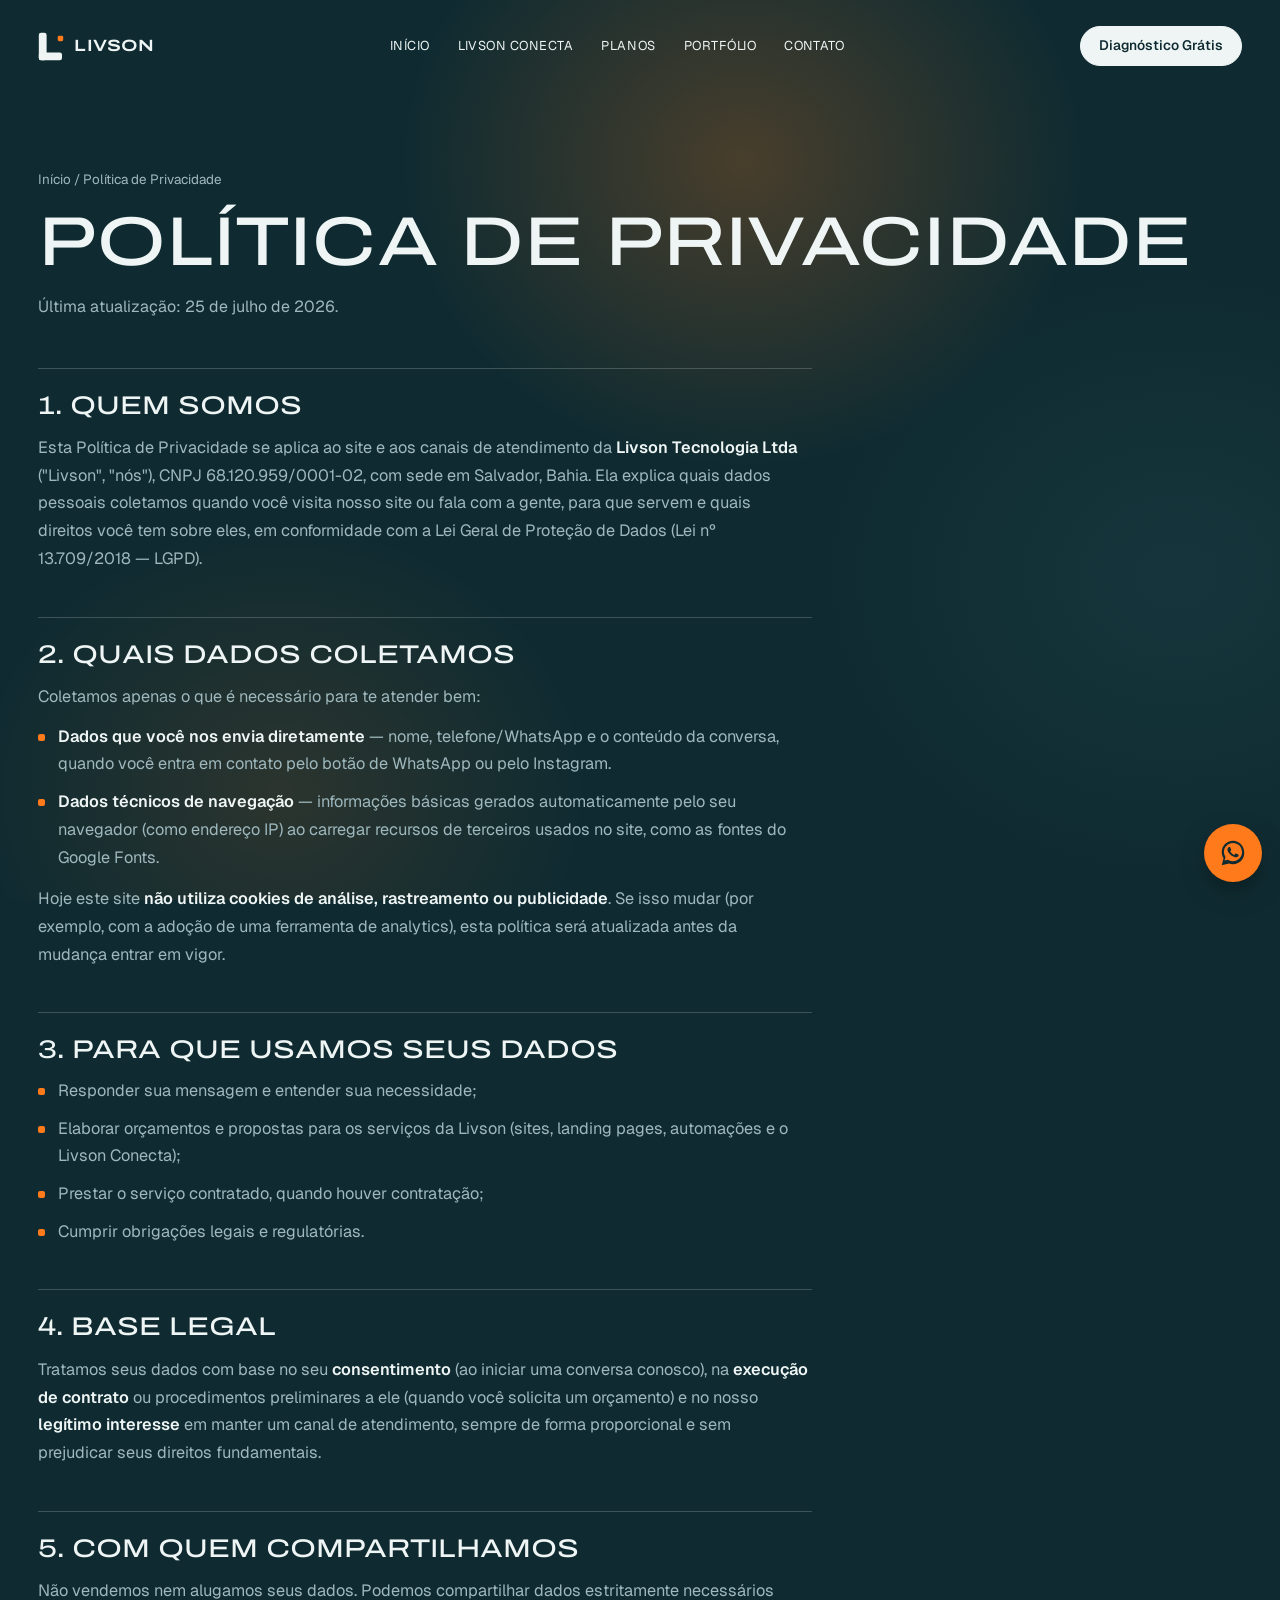
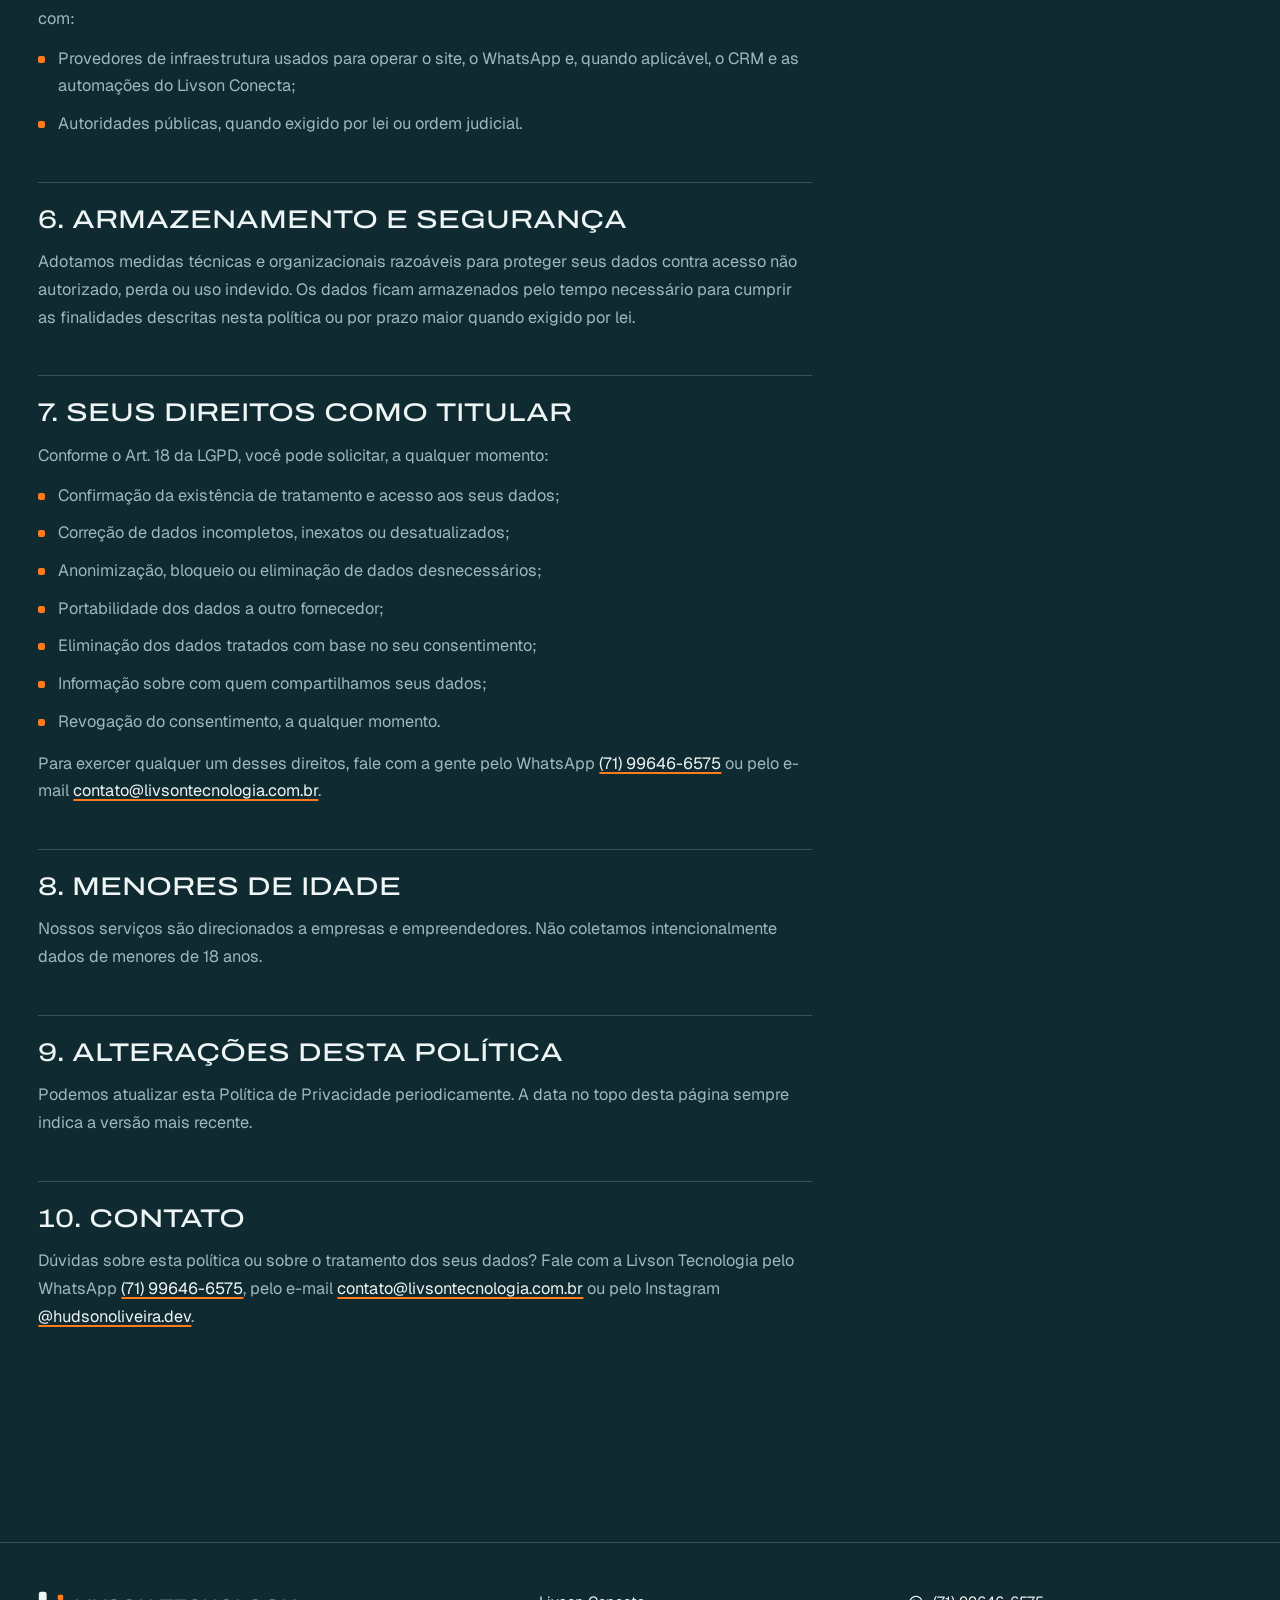
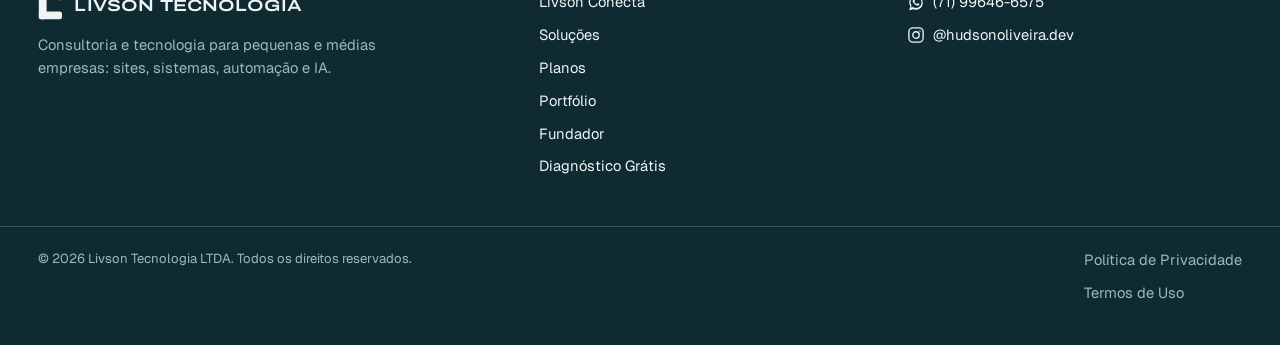
<file: politica-de-privacidade.html>
<!DOCTYPE html>
<html lang="pt-BR">
<head>
  <!-- Google tag (gtag.js) -->
  <script async src="https://www.googletagmanager.com/gtag/js?id=G-TPRQHFC8YE"></script>
  <script>
    window.dataLayer = window.dataLayer || [];
    function gtag(){dataLayer.push(arguments);}
    gtag('js', new Date());
    gtag('config', 'G-TPRQHFC8YE');
  </script>

  <meta charset="UTF-8" />
  <meta name="viewport" content="width=device-width, initial-scale=1.0, viewport-fit=cover" />
  <title>Política de Privacidade | Livson Tecnologia</title>
  <meta name="description" content="Política de Privacidade da Livson Tecnologia: quais dados coletamos, como usamos e quais são os seus direitos como titular, conforme a LGPD." />
  <meta name="robots" content="index, follow" />
  <meta name="theme-color" content="#0F2B31" />
  <link rel="canonical" href="https://livsontecnologia.com.br/politica-de-privacidade" />

  <link rel="icon" type="image/png" sizes="32x32" href="img/favicon-32.png?v=20261121" />
  <link rel="icon" type="image/png" sizes="192x192" href="img/favicon-192.png?v=20261121" />
  <link rel="apple-touch-icon" href="img/apple-touch-icon.png?v=20261121" />

  <meta property="og:title" content="Política de Privacidade | Livson Tecnologia" />
  <meta property="og:description" content="Como a Livson Tecnologia coleta, usa e protege os seus dados, conforme a LGPD." />
  <meta property="og:type" content="website" />
  <meta property="og:url" content="https://livsontecnologia.com.br/politica-de-privacidade" />
  <meta property="og:locale" content="pt_BR" />
  <meta property="og:site_name" content="Livson Tecnologia" />

  <link rel="preconnect" href="https://fonts.googleapis.com" />
  <link rel="preconnect" href="https://fonts.gstatic.com" crossorigin />
  <link rel="preload" as="style" href="https://fonts.googleapis.com/css2?family=Archivo:wdth,wght@100..125,400..700&family=Geist:wght@400..600&display=swap" onload="this.onload=null;this.rel='stylesheet'" />
  <noscript><link rel="stylesheet" href="https://fonts.googleapis.com/css2?family=Archivo:wdth,wght@100..125,400..700&family=Geist:wght@400..600&display=swap" /></noscript>

  <link rel="stylesheet" href="css/base.css?v=20261121" />
  <link rel="stylesheet" href="css/legal.css?v=20261121" />
</head>
<body>

  <!-- ===== MENU ===== -->
  <div class="wrap">
    <header class="nav" id="nav">
      <a href="/" class="brand" aria-label="Livson Tecnologia — início"><svg viewBox="200 140 712 800" aria-hidden="true"><rect class="l" x="220" y="160" width="215" height="760" rx="64"/><rect class="l" x="220" y="705" width="640" height="215" rx="64"/><rect class="p" x="742" y="243" width="150" height="150" rx="40"/></svg> <span>Livson</span></a>
      <nav class="nav__links" id="navLinks" aria-label="Principal">
        <a href="/">Início</a>
        <a href="/livson-conecta">Livson Conecta</a>
        <a href="/livson-conecta#planos-conecta">Planos</a>
        <a href="/#portfolio">Portfólio</a>
        <a href="/#contato">Contato</a>
        <a href="/diagnostico" class="nav__only-mobile">Diagnóstico Grátis</a>
      </nav>
      <div class="nav__end">
        <a href="/diagnostico" class="btn btn--sm">Diagnóstico Grátis</a>
        <button class="nav__toggle" id="navToggle" type="button" aria-expanded="false" aria-controls="navLinks">Menu</button>
      </div>
    </header>
  </div>

  <main>
    <section class="legal-hero">
      <div class="wrap">
        <nav class="breadcrumb" aria-label="Você está em"><a href="/">Início</a> / <span>Política de Privacidade</span></nav>
        <h1>Política de Privacidade</h1>
        <p>Última atualização: 25 de julho de 2026.</p>
      </div>
    </section>

    <section class="legal-body">
      <div class="wrap prose">
        <h2>1. Quem somos</h2>
        <p>Esta Política de Privacidade se aplica ao site e aos canais de atendimento da <strong>Livson Tecnologia Ltda</strong> ("Livson", "nós"), CNPJ 68.120.959/0001-02, com sede em Salvador, Bahia. Ela explica quais dados pessoais coletamos quando você visita nosso site ou fala com a gente, para que servem e quais direitos você tem sobre eles, em conformidade com a Lei Geral de Proteção de Dados (Lei nº 13.709/2018 — LGPD).</p>

        <h2>2. Quais dados coletamos</h2>
        <p>Coletamos apenas o que é necessário para te atender bem:</p>
        <ul>
          <li><strong>Dados que você nos envia diretamente</strong> — nome, telefone/WhatsApp e o conteúdo da conversa, quando você entra em contato pelo botão de WhatsApp ou pelo Instagram.</li>
          <li><strong>Dados técnicos de navegação</strong> — informações básicas gerados automaticamente pelo seu navegador (como endereço IP) ao carregar recursos de terceiros usados no site, como as fontes do Google Fonts.</li>
        </ul>
        <p>Hoje este site <strong>não utiliza cookies de análise, rastreamento ou publicidade</strong>. Se isso mudar (por exemplo, com a adoção de uma ferramenta de analytics), esta política será atualizada antes da mudança entrar em vigor.</p>

        <h2>3. Para que usamos seus dados</h2>
        <ul>
          <li>Responder sua mensagem e entender sua necessidade;</li>
          <li>Elaborar orçamentos e propostas para os serviços da Livson (sites, landing pages, automações e o Livson Conecta);</li>
          <li>Prestar o serviço contratado, quando houver contratação;</li>
          <li>Cumprir obrigações legais e regulatórias.</li>
        </ul>

        <h2>4. Base legal</h2>
        <p>Tratamos seus dados com base no seu <strong>consentimento</strong> (ao iniciar uma conversa conosco), na <strong>execução de contrato</strong> ou procedimentos preliminares a ele (quando você solicita um orçamento) e no nosso <strong>legítimo interesse</strong> em manter um canal de atendimento, sempre de forma proporcional e sem prejudicar seus direitos fundamentais.</p>

        <h2>5. Com quem compartilhamos</h2>
        <p>Não vendemos nem alugamos seus dados. Podemos compartilhar dados estritamente necessários com:</p>
        <ul>
          <li>Provedores de infraestrutura usados para operar o site, o WhatsApp e, quando aplicável, o CRM e as automações do Livson Conecta;</li>
          <li>Autoridades públicas, quando exigido por lei ou ordem judicial.</li>
        </ul>

        <h2>6. Armazenamento e segurança</h2>
        <p>Adotamos medidas técnicas e organizacionais razoáveis para proteger seus dados contra acesso não autorizado, perda ou uso indevido. Os dados ficam armazenados pelo tempo necessário para cumprir as finalidades descritas nesta política ou por prazo maior quando exigido por lei.</p>

        <h2>7. Seus direitos como titular</h2>
        <p>Conforme o Art. 18 da LGPD, você pode solicitar, a qualquer momento:</p>
        <ul>
          <li>Confirmação da existência de tratamento e acesso aos seus dados;</li>
          <li>Correção de dados incompletos, inexatos ou desatualizados;</li>
          <li>Anonimização, bloqueio ou eliminação de dados desnecessários;</li>
          <li>Portabilidade dos dados a outro fornecedor;</li>
          <li>Eliminação dos dados tratados com base no seu consentimento;</li>
          <li>Informação sobre com quem compartilhamos seus dados;</li>
          <li>Revogação do consentimento, a qualquer momento.</li>
        </ul>
        <p>Para exercer qualquer um desses direitos, fale com a gente pelo WhatsApp <a href="https://wa.me/5571996466575" target="_blank" rel="noopener">(71) 99646-6575</a> ou pelo e-mail <a href="mailto:contato@livsontecnologia.com.br">contato@livsontecnologia.com.br</a>.</p>

        <h2>8. Menores de idade</h2>
        <p>Nossos serviços são direcionados a empresas e empreendedores. Não coletamos intencionalmente dados de menores de 18 anos.</p>

        <h2>9. Alterações desta política</h2>
        <p>Podemos atualizar esta Política de Privacidade periodicamente. A data no topo desta página sempre indica a versão mais recente.</p>

        <h2>10. Contato</h2>
        <p>Dúvidas sobre esta política ou sobre o tratamento dos seus dados? Fale com a Livson Tecnologia pelo WhatsApp <a href="https://wa.me/5571996466575" target="_blank" rel="noopener">(71) 99646-6575</a>, pelo e-mail <a href="mailto:contato@livsontecnologia.com.br">contato@livsontecnologia.com.br</a> ou pelo Instagram <a href="https://www.instagram.com/hudsonoliveira.dev/" target="_blank" rel="noopener">@hudsonoliveira.dev</a>.</p>
      </div>
    </section>
  </main>

  <!-- ===== RODAPÉ ===== -->
  <footer class="footer">
    <div class="wrap footer__top">
      <div class="footer__brand">
        <a href="/" class="brand" aria-label="Livson Tecnologia — início"><svg viewBox="200 140 712 800" aria-hidden="true"><rect class="l" x="220" y="160" width="215" height="760" rx="64"/><rect class="l" x="220" y="705" width="640" height="215" rx="64"/><rect class="p" x="742" y="243" width="150" height="150" rx="40"/></svg> <span>Livson Tecnologia</span></a>
        <p>Consultoria e tecnologia para pequenas e médias empresas: sites, sistemas, automação e IA.</p>
      </div>
      <nav aria-label="Rodapé">
        <a href="/livson-conecta">Livson Conecta</a>
        <a href="/#solucoes">Soluções</a>
        <a href="/livson-conecta#planos-conecta">Planos</a>
        <a href="/#portfolio">Portfólio</a>
        <a href="/#fundador">Fundador</a>
        <a href="/diagnostico">Diagnóstico Grátis</a>
      </nav>
      <div class="footer__contact">
        <a href="https://wa.me/5571996466575?text=Ol%C3%A1!%20Vim%20pelo%20site%20e%20quero%20saber%20mais%20sobre%20o%20Livson%20Conecta." target="_blank" rel="noopener"><svg viewBox="0 0 32 32" aria-hidden="true" fill="currentColor"><path d="M16.004 3C9.377 3 4 8.377 4 15.004c0 2.42.71 4.673 1.936 6.567L4 29l7.61-1.897a11.94 11.94 0 0 0 4.395.833h.004c6.627 0 12.003-5.377 12.003-12.003C28.012 8.377 22.63 3 16.004 3zm0 21.723h-.003a9.7 9.7 0 0 1-4.942-1.354l-.354-.21-3.68.918.98-3.59-.23-.368a9.688 9.688 0 0 1-1.487-5.115c0-5.362 4.363-9.725 9.72-9.725 2.598 0 5.04 1.013 6.877 2.852a9.654 9.654 0 0 1 2.848 6.878c0 5.362-4.364 9.714-9.729 9.714zm5.33-7.282c-.29-.145-1.72-.849-1.987-.946-.267-.097-.462-.145-.656.146-.194.29-.752.946-.922 1.14-.17.194-.34.218-.63.073-.29-.146-1.225-.452-2.335-1.44-.863-.77-1.446-1.72-1.615-2.01-.17-.29-.018-.447.127-.59.13-.13.29-.34.435-.51.146-.17.194-.29.29-.485.097-.194.049-.363-.024-.509-.073-.145-.656-1.58-.9-2.164-.237-.568-.478-.49-.656-.499l-.559-.01c-.194 0-.509.073-.775.363-.267.29-1.018.995-1.018 2.427 0 1.432 1.042 2.816 1.187 3.011.146.194 2.052 3.133 4.973 4.393.695.3 1.237.48 1.66.614.697.222 1.332.19 1.834.115.56-.083 1.72-.703 1.963-1.382.243-.679.243-1.261.17-1.382-.073-.122-.267-.194-.558-.34z"/></svg> (71) 99646-6575</a>
        <a href="https://www.instagram.com/hudsonoliveira.dev/" target="_blank" rel="noopener"><svg viewBox="0 0 24 24" aria-hidden="true" fill="none" stroke="currentColor" stroke-width="1.8"><rect x="2.5" y="2.5" width="19" height="19" rx="5.5"/><circle cx="12" cy="12" r="4.3"/><circle cx="17.3" cy="6.7" r="0.9" fill="currentColor" stroke="none"/></svg> @hudsonoliveira.dev</a>
      </div>
    </div>
    <div class="wrap footer__bottom">
      <span>© <span id="year">2026</span> Livson Tecnologia LTDA. Todos os direitos reservados.</span>
      <nav class="footer__legal" aria-label="Legal">
        <a href="/politica-de-privacidade">Política de Privacidade</a>
        <a href="/termos-de-uso">Termos de Uso</a>
      </nav>
    </div>
  </footer>

  <!-- ===== WHATSAPP FLUTUANTE ===== -->
  <a href="https://wa.me/5571996466575?text=Ol%C3%A1!%20Vim%20pelo%20site%20e%20quero%20saber%20mais%20sobre%20o%20Livson%20Conecta." class="whatsapp-float" target="_blank" rel="noopener" aria-label="Falar no WhatsApp com a Livson Tecnologia">
    <svg viewBox="0 0 32 32" width="30" height="30" aria-hidden="true" fill="currentColor"><path d="M16.004 3C9.377 3 4 8.377 4 15.004c0 2.42.71 4.673 1.936 6.567L4 29l7.61-1.897a11.94 11.94 0 0 0 4.395.833h.004c6.627 0 12.003-5.377 12.003-12.003C28.012 8.377 22.63 3 16.004 3zm0 21.723h-.003a9.7 9.7 0 0 1-4.942-1.354l-.354-.21-3.68.918.98-3.59-.23-.368a9.688 9.688 0 0 1-1.487-5.115c0-5.362 4.363-9.725 9.72-9.725 2.598 0 5.04 1.013 6.877 2.852a9.654 9.654 0 0 1 2.848 6.878c0 5.362-4.364 9.714-9.729 9.714zm5.33-7.282c-.29-.145-1.72-.849-1.987-.946-.267-.097-.462-.145-.656.146-.194.29-.752.946-.922 1.14-.17.194-.34.218-.63.073-.29-.146-1.225-.452-2.335-1.44-.863-.77-1.446-1.72-1.615-2.01-.17-.29-.018-.447.127-.59.13-.13.29-.34.435-.51.146-.17.194-.29.29-.485.097-.194.049-.363-.024-.509-.073-.145-.656-1.58-.9-2.164-.237-.568-.478-.49-.656-.499l-.559-.01c-.194 0-.509.073-.775.363-.267.29-1.018.995-1.018 2.427 0 1.432 1.042 2.816 1.187 3.011.146.194 2.052 3.133 4.973 4.393.695.3 1.237.48 1.66.614.697.222 1.332.19 1.834.115.56-.083 1.72-.703 1.963-1.382.243-.679.243-1.261.17-1.382-.073-.122-.267-.194-.558-.34z"/></svg>
  </a>

  <script src="js/base.js?v=20261121" defer></script>
</body>
</html>
</file>
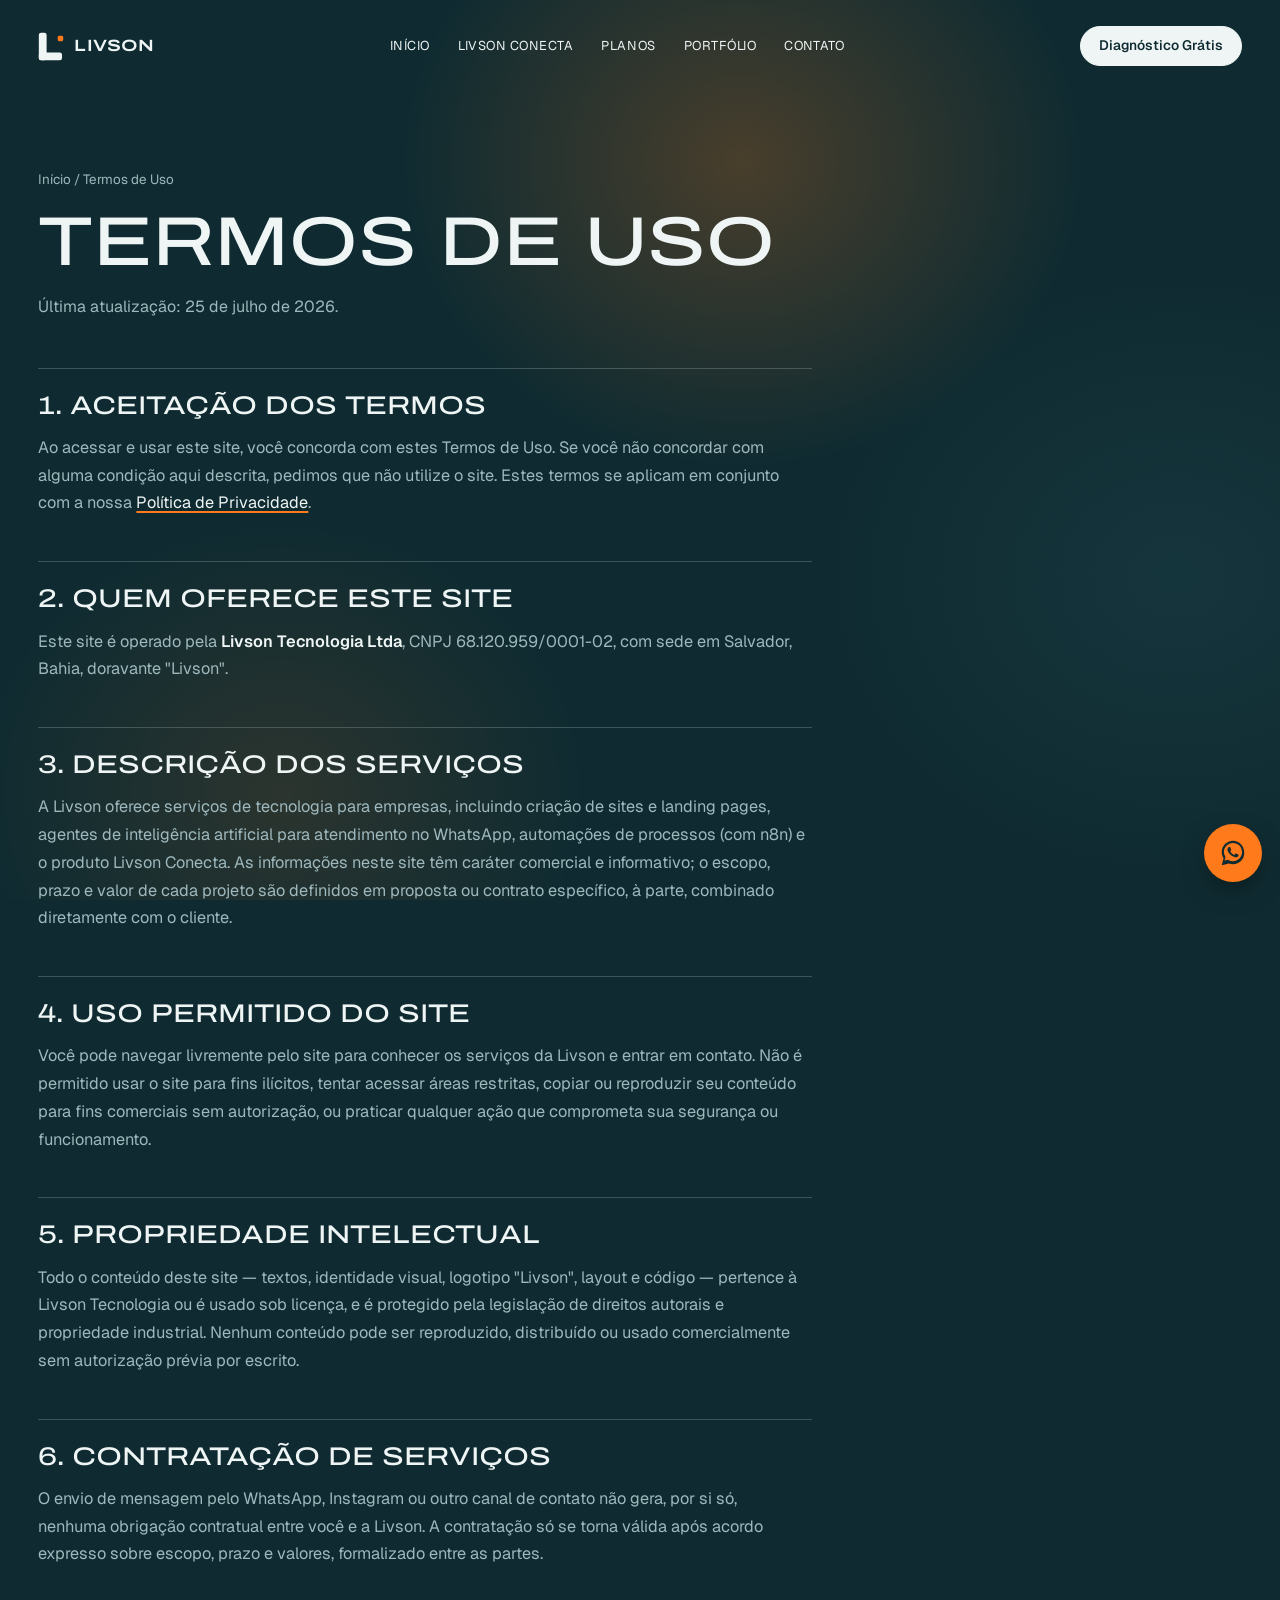
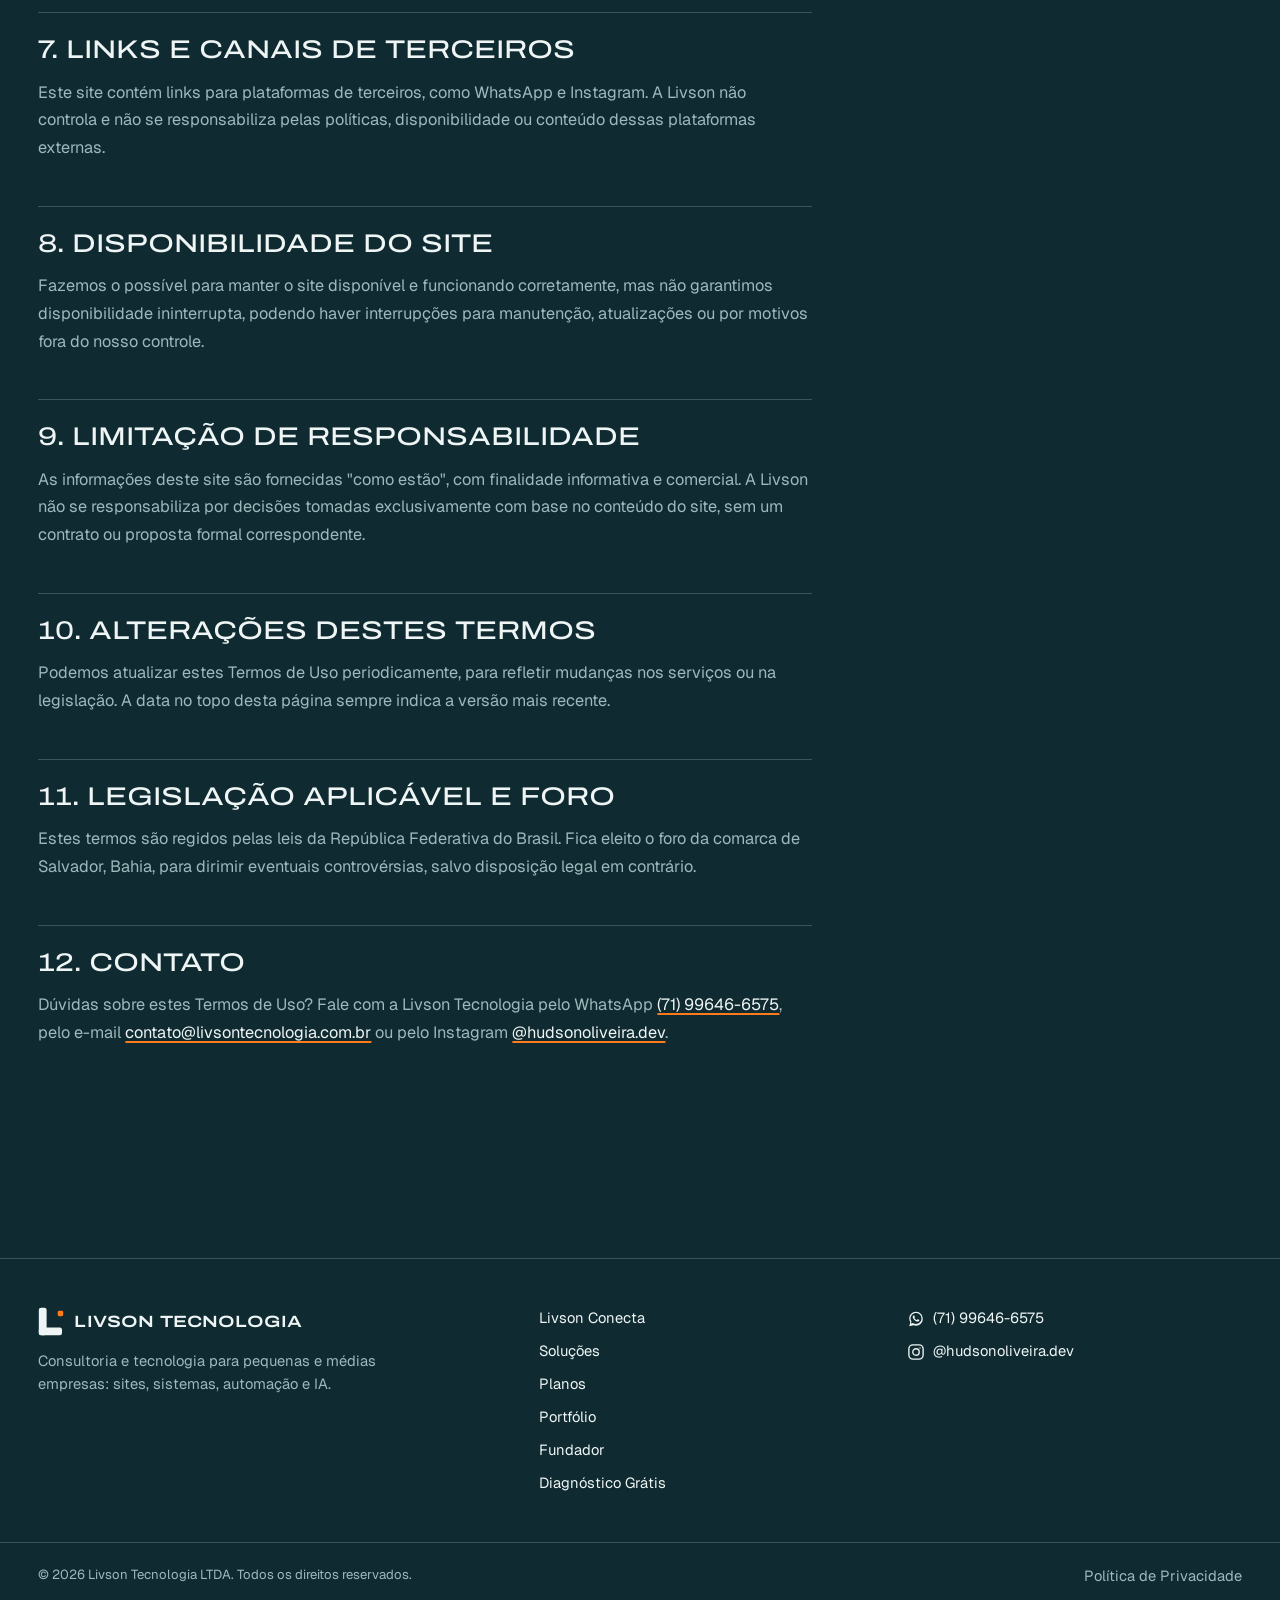
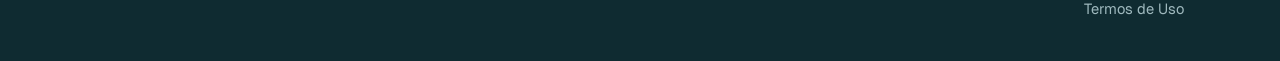
<file: termos-de-uso.html>
<!DOCTYPE html>
<html lang="pt-BR">
<head>
  <!-- Google tag (gtag.js) -->
  <script async src="https://www.googletagmanager.com/gtag/js?id=G-TPRQHFC8YE"></script>
  <script>
    window.dataLayer = window.dataLayer || [];
    function gtag(){dataLayer.push(arguments);}
    gtag('js', new Date());
    gtag('config', 'G-TPRQHFC8YE');
  </script>

  <meta charset="UTF-8" />
  <meta name="viewport" content="width=device-width, initial-scale=1.0, viewport-fit=cover" />
  <title>Termos de Uso | Livson Tecnologia</title>
  <meta name="description" content="Termos de Uso da Livson Tecnologia: regras de uso do site, dos serviços e das condições de contratação." />
  <meta name="robots" content="index, follow" />
  <meta name="theme-color" content="#0F2B31" />
  <link rel="canonical" href="https://livsontecnologia.com.br/termos-de-uso" />

  <link rel="icon" type="image/png" sizes="32x32" href="img/favicon-32.png?v=20261121" />
  <link rel="icon" type="image/png" sizes="192x192" href="img/favicon-192.png?v=20261121" />
  <link rel="apple-touch-icon" href="img/apple-touch-icon.png?v=20261121" />

  <meta property="og:title" content="Termos de Uso | Livson Tecnologia" />
  <meta property="og:description" content="Regras de uso do site e dos serviços da Livson Tecnologia." />
  <meta property="og:type" content="website" />
  <meta property="og:url" content="https://livsontecnologia.com.br/termos-de-uso" />
  <meta property="og:locale" content="pt_BR" />
  <meta property="og:site_name" content="Livson Tecnologia" />

  <link rel="preconnect" href="https://fonts.googleapis.com" />
  <link rel="preconnect" href="https://fonts.gstatic.com" crossorigin />
  <link rel="preload" as="style" href="https://fonts.googleapis.com/css2?family=Archivo:wdth,wght@100..125,400..700&family=Geist:wght@400..600&display=swap" onload="this.onload=null;this.rel='stylesheet'" />
  <noscript><link rel="stylesheet" href="https://fonts.googleapis.com/css2?family=Archivo:wdth,wght@100..125,400..700&family=Geist:wght@400..600&display=swap" /></noscript>

  <link rel="stylesheet" href="css/base.css?v=20261121" />
  <link rel="stylesheet" href="css/legal.css?v=20261121" />
</head>
<body>

  <!-- ===== MENU ===== -->
  <div class="wrap">
    <header class="nav" id="nav">
      <a href="/" class="brand" aria-label="Livson Tecnologia — início"><svg viewBox="200 140 712 800" aria-hidden="true"><rect class="l" x="220" y="160" width="215" height="760" rx="64"/><rect class="l" x="220" y="705" width="640" height="215" rx="64"/><rect class="p" x="742" y="243" width="150" height="150" rx="40"/></svg> <span>Livson</span></a>
      <nav class="nav__links" id="navLinks" aria-label="Principal">
        <a href="/">Início</a>
        <a href="/livson-conecta">Livson Conecta</a>
        <a href="/livson-conecta#planos-conecta">Planos</a>
        <a href="/#portfolio">Portfólio</a>
        <a href="/#contato">Contato</a>
        <a href="/diagnostico" class="nav__only-mobile">Diagnóstico Grátis</a>
      </nav>
      <div class="nav__end">
        <a href="/diagnostico" class="btn btn--sm">Diagnóstico Grátis</a>
        <button class="nav__toggle" id="navToggle" type="button" aria-expanded="false" aria-controls="navLinks">Menu</button>
      </div>
    </header>
  </div>

  <main>
    <section class="legal-hero">
      <div class="wrap">
        <nav class="breadcrumb" aria-label="Você está em"><a href="/">Início</a> / <span>Termos de Uso</span></nav>
        <h1>Termos de Uso</h1>
        <p>Última atualização: 25 de julho de 2026.</p>
      </div>
    </section>

    <section class="legal-body">
      <div class="wrap prose">
        <h2>1. Aceitação dos termos</h2>
        <p>Ao acessar e usar este site, você concorda com estes Termos de Uso. Se você não concordar com alguma condição aqui descrita, pedimos que não utilize o site. Estes termos se aplicam em conjunto com a nossa <a href="/politica-de-privacidade">Política de Privacidade</a>.</p>

        <h2>2. Quem oferece este site</h2>
        <p>Este site é operado pela <strong>Livson Tecnologia Ltda</strong>, CNPJ 68.120.959/0001-02, com sede em Salvador, Bahia, doravante "Livson".</p>

        <h2>3. Descrição dos serviços</h2>
        <p>A Livson oferece serviços de tecnologia para empresas, incluindo criação de sites e landing pages, agentes de inteligência artificial para atendimento no WhatsApp, automações de processos (com n8n) e o produto Livson Conecta. As informações neste site têm caráter comercial e informativo; o escopo, prazo e valor de cada projeto são definidos em proposta ou contrato específico, à parte, combinado diretamente com o cliente.</p>

        <h2>4. Uso permitido do site</h2>
        <p>Você pode navegar livremente pelo site para conhecer os serviços da Livson e entrar em contato. Não é permitido usar o site para fins ilícitos, tentar acessar áreas restritas, copiar ou reproduzir seu conteúdo para fins comerciais sem autorização, ou praticar qualquer ação que comprometa sua segurança ou funcionamento.</p>

        <h2>5. Propriedade intelectual</h2>
        <p>Todo o conteúdo deste site — textos, identidade visual, logotipo "Livson", layout e código — pertence à Livson Tecnologia ou é usado sob licença, e é protegido pela legislação de direitos autorais e propriedade industrial. Nenhum conteúdo pode ser reproduzido, distribuído ou usado comercialmente sem autorização prévia por escrito.</p>

        <h2>6. Contratação de serviços</h2>
        <p>O envio de mensagem pelo WhatsApp, Instagram ou outro canal de contato não gera, por si só, nenhuma obrigação contratual entre você e a Livson. A contratação só se torna válida após acordo expresso sobre escopo, prazo e valores, formalizado entre as partes.</p>

        <h2>7. Links e canais de terceiros</h2>
        <p>Este site contém links para plataformas de terceiros, como WhatsApp e Instagram. A Livson não controla e não se responsabiliza pelas políticas, disponibilidade ou conteúdo dessas plataformas externas.</p>

        <h2>8. Disponibilidade do site</h2>
        <p>Fazemos o possível para manter o site disponível e funcionando corretamente, mas não garantimos disponibilidade ininterrupta, podendo haver interrupções para manutenção, atualizações ou por motivos fora do nosso controle.</p>

        <h2>9. Limitação de responsabilidade</h2>
        <p>As informações deste site são fornecidas "como estão", com finalidade informativa e comercial. A Livson não se responsabiliza por decisões tomadas exclusivamente com base no conteúdo do site, sem um contrato ou proposta formal correspondente.</p>

        <h2>10. Alterações destes termos</h2>
        <p>Podemos atualizar estes Termos de Uso periodicamente, para refletir mudanças nos serviços ou na legislação. A data no topo desta página sempre indica a versão mais recente.</p>

        <h2>11. Legislação aplicável e foro</h2>
        <p>Estes termos são regidos pelas leis da República Federativa do Brasil. Fica eleito o foro da comarca de Salvador, Bahia, para dirimir eventuais controvérsias, salvo disposição legal em contrário.</p>

        <h2>12. Contato</h2>
        <p>Dúvidas sobre estes Termos de Uso? Fale com a Livson Tecnologia pelo WhatsApp <a href="https://wa.me/5571996466575" target="_blank" rel="noopener">(71) 99646-6575</a>, pelo e-mail <a href="mailto:contato@livsontecnologia.com.br">contato@livsontecnologia.com.br</a> ou pelo Instagram <a href="https://www.instagram.com/hudsonoliveira.dev/" target="_blank" rel="noopener">@hudsonoliveira.dev</a>.</p>
      </div>
    </section>
  </main>

  <!-- ===== RODAPÉ ===== -->
  <footer class="footer">
    <div class="wrap footer__top">
      <div class="footer__brand">
        <a href="/" class="brand" aria-label="Livson Tecnologia — início"><svg viewBox="200 140 712 800" aria-hidden="true"><rect class="l" x="220" y="160" width="215" height="760" rx="64"/><rect class="l" x="220" y="705" width="640" height="215" rx="64"/><rect class="p" x="742" y="243" width="150" height="150" rx="40"/></svg> <span>Livson Tecnologia</span></a>
        <p>Consultoria e tecnologia para pequenas e médias empresas: sites, sistemas, automação e IA.</p>
      </div>
      <nav aria-label="Rodapé">
        <a href="/livson-conecta">Livson Conecta</a>
        <a href="/#solucoes">Soluções</a>
        <a href="/livson-conecta#planos-conecta">Planos</a>
        <a href="/#portfolio">Portfólio</a>
        <a href="/#fundador">Fundador</a>
        <a href="/diagnostico">Diagnóstico Grátis</a>
      </nav>
      <div class="footer__contact">
        <a href="https://wa.me/5571996466575?text=Ol%C3%A1!%20Vim%20pelo%20site%20e%20quero%20saber%20mais%20sobre%20o%20Livson%20Conecta." target="_blank" rel="noopener"><svg viewBox="0 0 32 32" aria-hidden="true" fill="currentColor"><path d="M16.004 3C9.377 3 4 8.377 4 15.004c0 2.42.71 4.673 1.936 6.567L4 29l7.61-1.897a11.94 11.94 0 0 0 4.395.833h.004c6.627 0 12.003-5.377 12.003-12.003C28.012 8.377 22.63 3 16.004 3zm0 21.723h-.003a9.7 9.7 0 0 1-4.942-1.354l-.354-.21-3.68.918.98-3.59-.23-.368a9.688 9.688 0 0 1-1.487-5.115c0-5.362 4.363-9.725 9.72-9.725 2.598 0 5.04 1.013 6.877 2.852a9.654 9.654 0 0 1 2.848 6.878c0 5.362-4.364 9.714-9.729 9.714zm5.33-7.282c-.29-.145-1.72-.849-1.987-.946-.267-.097-.462-.145-.656.146-.194.29-.752.946-.922 1.14-.17.194-.34.218-.63.073-.29-.146-1.225-.452-2.335-1.44-.863-.77-1.446-1.72-1.615-2.01-.17-.29-.018-.447.127-.59.13-.13.29-.34.435-.51.146-.17.194-.29.29-.485.097-.194.049-.363-.024-.509-.073-.145-.656-1.58-.9-2.164-.237-.568-.478-.49-.656-.499l-.559-.01c-.194 0-.509.073-.775.363-.267.29-1.018.995-1.018 2.427 0 1.432 1.042 2.816 1.187 3.011.146.194 2.052 3.133 4.973 4.393.695.3 1.237.48 1.66.614.697.222 1.332.19 1.834.115.56-.083 1.72-.703 1.963-1.382.243-.679.243-1.261.17-1.382-.073-.122-.267-.194-.558-.34z"/></svg> (71) 99646-6575</a>
        <a href="https://www.instagram.com/hudsonoliveira.dev/" target="_blank" rel="noopener"><svg viewBox="0 0 24 24" aria-hidden="true" fill="none" stroke="currentColor" stroke-width="1.8"><rect x="2.5" y="2.5" width="19" height="19" rx="5.5"/><circle cx="12" cy="12" r="4.3"/><circle cx="17.3" cy="6.7" r="0.9" fill="currentColor" stroke="none"/></svg> @hudsonoliveira.dev</a>
      </div>
    </div>
    <div class="wrap footer__bottom">
      <span>© <span id="year">2026</span> Livson Tecnologia LTDA. Todos os direitos reservados.</span>
      <nav class="footer__legal" aria-label="Legal">
        <a href="/politica-de-privacidade">Política de Privacidade</a>
        <a href="/termos-de-uso">Termos de Uso</a>
      </nav>
    </div>
  </footer>

  <!-- ===== WHATSAPP FLUTUANTE ===== -->
  <a href="https://wa.me/5571996466575?text=Ol%C3%A1!%20Vim%20pelo%20site%20e%20quero%20saber%20mais%20sobre%20o%20Livson%20Conecta." class="whatsapp-float" target="_blank" rel="noopener" aria-label="Falar no WhatsApp com a Livson Tecnologia">
    <svg viewBox="0 0 32 32" width="30" height="30" aria-hidden="true" fill="currentColor"><path d="M16.004 3C9.377 3 4 8.377 4 15.004c0 2.42.71 4.673 1.936 6.567L4 29l7.61-1.897a11.94 11.94 0 0 0 4.395.833h.004c6.627 0 12.003-5.377 12.003-12.003C28.012 8.377 22.63 3 16.004 3zm0 21.723h-.003a9.7 9.7 0 0 1-4.942-1.354l-.354-.21-3.68.918.98-3.59-.23-.368a9.688 9.688 0 0 1-1.487-5.115c0-5.362 4.363-9.725 9.72-9.725 2.598 0 5.04 1.013 6.877 2.852a9.654 9.654 0 0 1 2.848 6.878c0 5.362-4.364 9.714-9.729 9.714zm5.33-7.282c-.29-.145-1.72-.849-1.987-.946-.267-.097-.462-.145-.656.146-.194.29-.752.946-.922 1.14-.17.194-.34.218-.63.073-.29-.146-1.225-.452-2.335-1.44-.863-.77-1.446-1.72-1.615-2.01-.17-.29-.018-.447.127-.59.13-.13.29-.34.435-.51.146-.17.194-.29.29-.485.097-.194.049-.363-.024-.509-.073-.145-.656-1.58-.9-2.164-.237-.568-.478-.49-.656-.499l-.559-.01c-.194 0-.509.073-.775.363-.267.29-1.018.995-1.018 2.427 0 1.432 1.042 2.816 1.187 3.011.146.194 2.052 3.133 4.973 4.393.695.3 1.237.48 1.66.614.697.222 1.332.19 1.834.115.56-.083 1.72-.703 1.963-1.382.243-.679.243-1.261.17-1.382-.073-.122-.267-.194-.558-.34z"/></svg>
  </a>

  <script src="js/base.js?v=20261121" defer></script>
</body>
</html>
</file>
<file: css/base.css>
/* =========================================================
   LIVSON TECNOLOGIA — base de todas as páginas
   Identidade de 2026-11-21 (protótipo aprovado:
   claude.ai/artifact/L1VRCdn6VrYhXmnR8hiYox).

   Cada página carrega este arquivo + o seu próprio:
   home.css, conecta.css, diagnostico.css ou legal.css.

   As decisões, e o que não pode voltar:
   - Paleta petróleo e laranja: quatro tons (fundo, superfície, texto
     suave, texto forte) + um destaque. --acc2 e --ice existem só para os
     objetos 3D e as ilustrações.
   - Títulos em Archivo LARGA (font-stretch 125%), peso 460, caixa alta.
     Texto em Geist. Condensada em caixa normal já foi testada e rejeitada.
   - O "ponto" (o quadrado do logo) é a ideia da marca. Logo sempre
     sólido: L em texto forte, quadrado em laranja. Nada de gradiente.
   - Objeto 3D nunca em branco chapado.
   - Botão pílula, sem seta no texto. Zero emoji.
   ========================================================= */

:root {
  --bg: #0F2B31;   /* fundo: petróleo */
  --sf: #17383F;   /* superfície */
  --soft: #9EB8BD; /* texto suave: 7,1:1 no fundo, 6,0:1 na superfície */
  --ink: #EEF5F4;  /* texto forte: 13,5:1 no fundo */
  --acc: #FF7A1A;  /* destaque: o ponto */
  --acc2: #2FC4B8; /* segunda cor, só em objetos 3D e ilustrações */
  --ice: #D9F3F0;  /* vidro claro, só em objetos 3D */
  --line: color-mix(in srgb, var(--ink) 20%, transparent);

  --display: 'Archivo', 'Arial Black', system-ui, sans-serif;
  --text: 'Geist', system-ui, -apple-system, 'Segoe UI', sans-serif;
  --gut: max(clamp(16px, 3vw, 40px), env(safe-area-inset-left, 0px));
  --gut-r: max(clamp(16px, 3vw, 40px), env(safe-area-inset-right, 0px));
  --ease: cubic-bezier(.2, 0, 0, 1);
  color-scheme: dark;
}

* { margin: 0; padding: 0; box-sizing: border-box; }
[hidden] { display: none !important; }
html { background: var(--bg); -webkit-text-size-adjust: 100%; scroll-behavior: smooth; }
body {
  background-color: var(--bg); color: var(--ink);
  font-family: var(--text); font-size: 16px; line-height: 1.55;
  -webkit-font-smoothing: antialiased; overflow-x: hidden;
  /* atmosfera: brilho quente atrás de tudo, preso à tela */
  background-image:
    radial-gradient(38vmax 34vmax at 58% 18%, color-mix(in srgb, var(--acc) 24%, transparent), transparent 70%),
    radial-gradient(34vmax 30vmax at 22% 88%, color-mix(in srgb, var(--acc) 12%, transparent), transparent 70%),
    radial-gradient(40vmax 34vmax at 92% 64%, color-mix(in srgb, var(--sf) 80%, transparent), transparent 70%);
  background-attachment: fixed;
}
img { max-width: 100%; height: auto; display: block; } /* height:auto: sem ele a foto mantém a altura do atributo e estica */
ul, ol { list-style: none; }
a { color: inherit; }
:focus-visible { outline: 2px solid var(--ink); outline-offset: 3px; }
.sr-only { position: absolute; width: 1px; height: 1px; overflow: hidden; clip: rect(0 0 0 0); white-space: nowrap; }

.wrap { padding-left: var(--gut); padding-right: var(--gut-r); max-width: 1520px; margin: 0 auto; }

/* ---------- Tipografia ---------- */
.big {
  font-family: var(--display); font-stretch: 125%; font-weight: 460;
  font-size: clamp(1.75rem, 4.3vw, 4.6rem); line-height: 1.02; letter-spacing: -0.01em;
  text-transform: uppercase; text-wrap: balance;
}
.aside { color: var(--soft); font-size: 1rem; max-width: 36ch; }
.aside strong, .side strong { color: var(--ink); font-weight: 600; }
.split { display: grid; grid-template-columns: minmax(0, 2.2fr) minmax(240px, 1fr); gap: clamp(28px, 6vw, 120px); align-items: end; }
.sec { padding-block: clamp(96px, 13vw, 190px) 0; }
.side { display: grid; gap: 22px; }
.side p { color: var(--soft); max-width: 38ch; }

/* ---------- Botões ---------- */
.btn {
  display: inline-flex; align-items: center; justify-content: center; min-height: 48px; padding: 0 24px;
  border-radius: 999px; background: var(--ink); color: var(--bg); border: 1px solid var(--ink);
  font-family: var(--text); font-weight: 560; font-size: .95rem; text-decoration: none; white-space: nowrap;
  cursor: pointer; transition: transform .25s var(--ease), opacity .2s;
}
.btn:hover { transform: translateY(-2px); }
.btn:disabled { opacity: .6; cursor: progress; transform: none; }
.btn--ghost { background: transparent; color: var(--ink); }
.btn--sm { min-height: 40px; padding: 0 18px; font-size: .86rem; }
.btn--lg { min-height: 54px; padding: 0 28px; font-size: 1rem; }
.btn--block { width: 100%; }
.actions { display: flex; flex-wrap: wrap; gap: 10px; }

/* ---------- Detalhes ---------- */
.pill { display: inline-flex; align-items: center; min-height: 28px; padding: 0 12px; border: 1px solid var(--ink); border-radius: 999px; color: var(--ink); font-size: .85rem; }
.ico { width: 1.1em; height: 1.1em; flex: none; }
.breadcrumb { font-size: .84rem; color: var(--soft); }
.breadcrumb a { text-decoration: none; }
.breadcrumb a:hover { text-decoration: underline; text-decoration-color: var(--acc); text-underline-offset: 4px; }

/* ---------- Menu ---------- */
.nav { position: relative; z-index: 30; padding-block: 26px; display: flex; align-items: center; justify-content: space-between; gap: 24px; }
.brand { display: flex; align-items: center; gap: 10px; text-decoration: none; }
.brand svg { width: 26px; height: 29px; flex: none; }
.brand .l { fill: var(--ink); }
.brand .p { fill: var(--acc); }
.brand span { font-family: var(--display); font-stretch: 125%; font-weight: 600; font-size: 1.02rem; letter-spacing: .01em; text-transform: uppercase; }
.nav__links { display: flex; gap: clamp(18px, 2.2vw, 40px); font-size: .8rem; letter-spacing: .04em; text-transform: uppercase; }
.nav__links a { text-decoration: none; padding-block: 6px; }
.nav__links a:hover { text-decoration: underline; text-decoration-color: var(--acc); text-decoration-thickness: 2px; text-underline-offset: 6px; }
.nav__end { display: flex; align-items: center; gap: 10px; }
.nav__toggle {
  display: none; min-height: 40px; padding: 0 16px; border-radius: 999px; cursor: pointer;
  background: transparent; color: var(--ink); border: 1px solid var(--line);
  font: 560 .86rem var(--text);
}
.nav__exit { font-size: .9rem; color: var(--soft); text-decoration: none; padding: 8px 4px; }
.nav__exit:hover { color: var(--ink); }

/* ---------- Rodapé ---------- */
.footer { margin-top: clamp(110px, 15vw, 210px); border-top: 1px solid var(--line); }
.footer__top { display: grid; grid-template-columns: minmax(0, 1.4fr) minmax(0, 1fr) minmax(0, 1fr); gap: 32px; padding-block: 48px; }
.footer__brand p { color: var(--soft); font-size: .92rem; margin-top: 14px; max-width: 36ch; }
.footer nav, .footer__contact { display: grid; gap: 10px; align-content: start; font-size: .92rem; }
.footer a { text-decoration: none; }
.footer a:hover { text-decoration: underline; text-decoration-color: var(--acc); text-underline-offset: 4px; }
.footer__contact a { display: inline-flex; align-items: center; gap: 8px; }
.footer__contact svg { width: 18px; height: 18px; }
.footer__bottom { display: flex; flex-wrap: wrap; justify-content: space-between; gap: 12px; padding-block: 22px 40px; border-top: 1px solid var(--line); font-size: .82rem; color: var(--soft); }
.footer__legal { display: flex; gap: 18px; }

/* ---------- WhatsApp flutuante ---------- */
.whatsapp-float {
  position: fixed; z-index: 25;
  right: max(18px, env(safe-area-inset-right, 0px)); bottom: max(18px, env(safe-area-inset-bottom, 0px));
  width: 58px; height: 58px; border-radius: 50%; display: grid; place-items: center;
  background: var(--acc); color: var(--bg);
  box-shadow: 0 10px 28px -8px rgba(0, 0, 0, .55); /* fica por cima da página: a sombra marca a camada */
  transition: transform .3s var(--ease);
}
.whatsapp-float:hover { transform: translateY(-3px); }

/* ---------- Celular e tablet ---------- */
@media (min-width: 1101px) { .nav__only-mobile { display: none; } }
@media (max-width: 1100px) {
  .nav__links {
    display: none; position: absolute; top: 100%; left: 0; right: 0;
    flex-direction: column; gap: 0; padding: 8px 18px; border-radius: 12px;
    background: var(--sf); border: 1px solid var(--line);
    box-shadow: 0 20px 40px -20px rgba(0, 0, 0, .6); /* painel do menu por cima da página */
  }
  .nav__links a { padding-block: 14px; border-bottom: 1px solid var(--line); font-size: .9rem; }
  .nav__links a:last-child { border-bottom: 0; }
  .nav.is-open .nav__links { display: flex; }
  .nav__toggle { display: inline-flex; align-items: center; }
}
@media (max-width: 860px) {
  .split { grid-template-columns: minmax(0, 1fr); gap: 18px; }
  .footer__top { grid-template-columns: minmax(0, 1fr); }
  .nav__end .btn { display: none; }
}
@media (max-width: 420px) {
  .brand span { font-size: .9rem; }
}
@media (prefers-reduced-motion: reduce) {
  html { scroll-behavior: auto; }
  .btn, .whatsapp-float { transition: none; }
}
</file>
<file: css/diagnostico.css>
/* =========================================================
   LIVSON TECNOLOGIA — diagnóstico (formulário em etapas)
   Base comum em css/base.css. A lógica está no js/diagnostico.js, que
   depende destas classes: .diag__step / .is-active, .diag__next,
   .diag__back, .diag__submit, .diag__error, .report__level--ok /
   --atencao / --critico. Não renomeie.
   ========================================================= */

.diag-nav { border-bottom: 1px solid var(--line); }
.diag__progress-track { height: 3px; background: var(--line); }
.diag__progress-bar { height: 100%; width: 0; background: var(--acc); transition: width .4s var(--ease); }

.diag { padding-block: clamp(40px, 8vh, 96px) clamp(56px, 9vh, 110px); }
.diag__form { max-width: 760px; margin: 0 auto; }
.diag__counter { color: var(--soft); font-size: .9rem; margin-bottom: 18px; }

.diag__step { display: none; }
.diag__step.is-active { display: grid; gap: 18px; }
.diag__question {
  font-family: var(--display); font-stretch: 125%; font-weight: 460;
  font-size: clamp(1.55rem, 3.6vw, 2.8rem); line-height: 1.05; letter-spacing: -0.01em;
  text-transform: uppercase; text-wrap: balance;
}
.diag__hint { color: var(--soft); }

.diag__input {
  width: 100%; min-height: 56px; padding: 0 18px;
  background: var(--sf); color: var(--ink); border: 1px solid var(--line); border-radius: 12px;
  font: 400 1.05rem var(--text);
  transition: border-color .2s var(--ease), box-shadow .2s var(--ease);
}
.diag__input::placeholder { color: var(--soft); }
.diag__input:focus { outline: none; border-color: var(--acc); box-shadow: 0 0 0 3px color-mix(in srgb, var(--acc) 28%, transparent); }

/* opções: a marca da escolhida é o "ponto" laranja */
.diag__options { display: grid; gap: 10px; }
.diag__option { position: relative; }
.diag__option input { position: absolute; opacity: 0; width: 1px; height: 1px; }
.diag__option label {
  display: flex; align-items: center; gap: 14px; min-height: 56px; padding: 14px 18px;
  background: var(--sf); border: 1px solid var(--line); border-radius: 12px; cursor: pointer;
  font-size: 1rem; transition: border-color .2s var(--ease), background .2s var(--ease);
}
.diag__option label::before {
  content: ""; width: 16px; height: 16px; flex: none; border-radius: 4px;
  border: 1.5px solid var(--soft); transition: background .2s var(--ease), border-color .2s var(--ease);
}
.diag__option label:hover { border-color: color-mix(in srgb, var(--ink) 40%, transparent); }
.diag__option input:checked + label { border-color: var(--acc); background: color-mix(in srgb, var(--acc) 10%, var(--sf)); }
.diag__option input:checked + label::before { background: var(--acc); border-color: var(--acc); }
.diag__option input:focus-visible + label { outline: 2px solid var(--ink); outline-offset: 3px; }

/* erro: vermelho funcional, separado da cor de destaque, 7,2:1 no fundo */
.diag__error { color: #FF9C8A; font-size: .92rem; min-height: 1.3em; }
.diag__meta { color: var(--soft); font-size: .92rem; padding-top: 16px; border-top: 1px solid var(--line); }
.diag__nav { display: flex; justify-content: space-between; align-items: center; gap: 14px; margin-top: 8px; }

/* ---------- Resultado ---------- */
.report { background: var(--sf); border: 1px solid var(--line); border-radius: 16px; overflow: hidden; }
.report__head { display: flex; flex-wrap: wrap; justify-content: space-between; gap: 8px 18px; padding: 18px 24px; border-bottom: 1px solid var(--line); font-size: .9rem; }
.report__tag { color: var(--soft); }
.report__who { font-weight: 600; }
.report__body { padding: 26px 24px 28px; display: grid; gap: 14px; }
.report__label { color: var(--soft); font-size: .92rem; }
/* o nível em texto + de 1 a 3 quadrados (quanto mais pontos, mais
   problema). Nada de verde/amarelo/vermelho: a palavra já diz o nível. */
.report__level {
  display: flex; align-items: center; gap: 52px;
  font-family: var(--display); font-stretch: 125%; font-weight: 460;
  font-size: clamp(1.7rem, 3.4vw, 2.6rem); line-height: 1; text-transform: uppercase;
  --p1: var(--line); --p2: var(--line); --p3: var(--line);
}
.report__level::before {
  content: ""; width: 14px; height: 14px; flex: none; border-radius: 3px;
  background: var(--p1); box-shadow: 19px 0 0 var(--p2), 38px 0 0 var(--p3);
}
.report__level--ok { --p1: var(--acc); }
.report__level--atencao { --p1: var(--acc); --p2: var(--acc); }
.report__level--critico { --p1: var(--acc); --p2: var(--acc); --p3: var(--acc); }
.report__causes { display: grid; margin-top: 8px; border-top: 1px solid var(--line); }
.report__cause { padding-block: 16px; border-bottom: 1px solid var(--line); display: grid; gap: 6px; }
.report__cause h3 { font-size: 1.05rem; font-weight: 600; }
.report__cause p { color: var(--soft); }
.report__note { color: var(--soft); }
.report__next { margin-top: clamp(40px, 6vw, 64px); display: grid; gap: 16px; }
.report__next h2 { font-family: var(--display); font-stretch: 125%; font-weight: 460; font-size: clamp(1.5rem, 3vw, 2.2rem); line-height: 1.05; text-transform: uppercase; }
.report__next p { color: var(--soft); max-width: 60ch; }
.report__actions { display: flex; flex-wrap: wrap; gap: 10px; }

.diag__footer { border-top: 1px solid var(--line); padding-block: 22px 40px; font-size: .84rem; color: var(--soft); }
.diag__footer a { color: var(--ink); text-decoration: underline; text-decoration-color: var(--acc); text-underline-offset: 3px; }

@media (max-width: 560px) {
  .diag__nav .btn { flex: 1; }
  .report__actions .btn { width: 100%; }
}
@media (prefers-reduced-motion: reduce) {
  .diag__progress-bar, .diag__input, .diag__option label, .diag__option label::before { transition: none; }
}
</file>
<file: css/conecta.css>
/* =========================================================
   LIVSON TECNOLOGIA — página do Livson Conecta
   Base comum em css/base.css. Aqui: hero com título que troca,
   ilustrações isométricas (a pilha dos 4 módulos), passos, comparativo,
   casos de uso, impacto, planos, garantia e FAQ.
   ========================================================= */

/* ---------- Hero ---------- */
.hero-c { padding-block: clamp(24px, 4vw, 56px) clamp(40px, 6vw, 80px); }
.hero-c .breadcrumb { margin-bottom: clamp(28px, 5vw, 64px); }
.title-c {
  font-family: var(--display); font-stretch: 125%; font-weight: 460;
  font-size: clamp(2rem, 5.2vw, 6rem); line-height: 1; letter-spacing: -0.012em;
  text-transform: uppercase; text-wrap: balance; max-width: 15em;
}
.title-c .ln { display: block; }
/* frase que troca: as quatro palavras empilhadas na mesma célula, então a
   largura reservada é a da maior e a linha nunca pula. Troca por máscara. */
.rotator { display: inline-grid; vertical-align: bottom; overflow: hidden; color: var(--acc); padding-bottom: .04em; }
.rotator__item { grid-area: 1 / 1; transform: translateY(105%); transition: transform .5s var(--ease); }
.rotator__item.is-active { transform: none; }
.rotator__item.is-out { transform: translateY(-105%); }
.hero-c__grid { display: grid; grid-template-columns: minmax(0, 1fr) minmax(0, 1fr); gap: clamp(28px, 5vw, 80px); align-items: center; margin-top: clamp(24px, 4vw, 48px); }
.hero-c__copy { display: grid; gap: 22px; max-width: 52ch; }
.hero-c__tag { font-size: .95rem; color: var(--ink); font-weight: 560; }
.hero-c__sub { color: var(--soft); font-size: 1.08rem; }
.hero-c__sub strong { color: var(--ink); font-weight: 600; }
.hero-c__trust { display: flex; flex-wrap: wrap; gap: 8px 16px; font-size: .9rem; color: var(--soft); }
.hero-c__trust span { display: inline-flex; align-items: center; gap: 7px; }
.hero-c__trust span:first-child { color: var(--ink); font-weight: 560; }
.hero-c__trust .ico { color: var(--acc); }
.hero-c__company { display: flex; align-items: center; gap: 12px; padding-top: 18px; border-top: 1px solid var(--line); font-size: .9rem; color: var(--soft); }
.hero-c__company svg { width: 22px; height: 25px; flex: none; }
.hero-c__company svg .l { fill: var(--ink); }
.hero-c__company svg .p { fill: var(--acc); }
.hero-c__company strong { color: var(--ink); font-weight: 600; }
.hero-c__visual { margin: 0; }
.hero-c__visual .iso { width: 100%; max-width: 560px; margin-inline: auto; display: block; }

/* ---------- Ilustrações isométricas: a pilha dos 4 módulos ----------
   Placas em vidro verde-água, conteúdo em branco translúcido e o "ponto"
   de cada placa em laranja. Cor só por token. */
.iso {
  --iso-face:  color-mix(in srgb, var(--acc2) 20%, var(--sf));
  --iso-edge:  color-mix(in srgb, var(--acc2) 34%, var(--bg));
  --iso-traco: color-mix(in srgb, var(--acc2) 60%, transparent);
  --iso-tinta: color-mix(in srgb, var(--ink) 62%, transparent);
  --iso-tinta-2: color-mix(in srgb, var(--ink) 24%, transparent);
  --iso-sombra: rgba(0, 0, 0, .55);
  overflow: visible;
}
.iso * { vector-effect: non-scaling-stroke; }
.iso__face { fill: var(--iso-face); stroke: var(--iso-traco); stroke-width: 1; fill-opacity: .92; }
.iso__edge { fill: var(--iso-edge); stroke: var(--iso-traco); stroke-width: 1; }
.iso__ink { fill: var(--iso-tinta); }
.iso__ink--soft { fill: var(--iso-tinta-2); }
.iso__hot { fill: var(--acc); }
.iso__hot--soft { fill-opacity: .55; }
.iso__shadow stop { stop-color: var(--iso-sombra); }
.iso__layer.is-ativo .iso__face { stroke: var(--acc); fill: color-mix(in srgb, var(--acc2) 30%, var(--sf)); }

@keyframes iso-flutua { 0%, 100% { transform: translateY(0); } 50% { transform: translateY(-7px); } }
.iso.is-live .iso__float { animation: iso-flutua 7s cubic-bezier(.45, 0, .55, 1) infinite; animation-delay: calc(var(--i, 0) * -1.1s); }

/* passos: a placa do passo sobe ao entrar; as outras viram contorno-fantasma */
.iso--foco .iso__layer:not(.is-ativo) :is(.iso__ink, .iso__hot) { display: none; }
.iso--foco .iso__layer:not(.is-ativo) .iso__face { fill-opacity: .3; stroke: var(--line); }
.iso--foco .iso__layer:not(.is-ativo) .iso__edge { fill-opacity: .2; stroke: var(--line); }
.iso--foco .iso__layer.is-ativo { transition: transform 1s cubic-bezier(.05, .7, .1, 1) .3s; }
.passo.is-in .iso--foco .iso__layer.is-ativo { transform: translateY(-26px); }

/* ---------- Seções ---------- */
.head-c { display: grid; gap: 14px; }
.tagline { font-size: 1.1rem; color: var(--acc); font-weight: 560; }

/* ---------- Passos (4 módulos) ---------- */
.passos { display: grid; gap: clamp(64px, 9vw, 130px); margin-top: clamp(56px, 8vw, 110px); }
.passo { display: grid; grid-template-columns: minmax(0, 1fr) minmax(0, 1fr); gap: clamp(28px, 5vw, 90px); align-items: center; }
.passo--inverso .passo__visual { order: -1; }
.passo__texto { display: grid; gap: 12px; align-content: start; }
.passo__num { font-family: var(--display); font-stretch: 125%; font-weight: 460; font-size: 2.4rem; line-height: 1; color: var(--soft); }
.passo__papel { color: var(--soft); font-size: .95rem; }
.passo__titulo { font-family: var(--display); font-stretch: 125%; font-weight: 460; font-size: clamp(1.8rem, 3.4vw, 3rem); line-height: 1; text-transform: uppercase; }
.passo__desc { color: var(--soft); font-size: 1.05rem; max-width: 42ch; }
.passo__lista { margin-top: 8px; border-top: 1px solid var(--line); max-width: 46ch; }
.passo__lista li { display: flex; gap: 12px; align-items: baseline; padding-block: 12px; border-bottom: 1px solid var(--line); font-size: .96rem; }
.passo__lista li::before { content: ""; width: 8px; height: 8px; border-radius: 2px; background: var(--acc); flex: none; transform: translateY(-1px); }
.passo__visual { margin: 0; min-width: 0; }
.passo__visual .iso { width: 100%; max-width: 480px; margin-inline: auto; display: block; }

/* ---------- Comparativo ---------- */
.versus { margin-top: clamp(48px, 7vw, 96px); overflow-x: auto; }
.versus__tabela { width: 100%; min-width: 640px; border-collapse: separate; border-spacing: 0; font-size: .96rem; }
.versus__tabela th, .versus__tabela td { text-align: left; vertical-align: top; padding: 18px 18px; border-top: 1px solid var(--line); }
.versus__tabela thead th, .versus__tabela thead td { border-top: 0; font-weight: 600; padding-top: 22px; }
.versus__tabela thead th { font-family: var(--display); font-stretch: 125%; font-weight: 600; font-size: .9rem; text-transform: uppercase; letter-spacing: .01em; }
.versus__tabela tbody th { font-weight: 600; width: 26%; }
.versus__tabela td { width: 37%; color: var(--soft); }
/* a coluna do Conecta é uma faixa contínua, sem caixa em volta */
.versus__tabela .versus__nos { background: color-mix(in srgb, var(--acc) 10%, transparent); color: var(--ink); }
.versus__tabela thead .versus__nos { border-radius: 12px 12px 0 0; }
.versus__tabela tbody tr:last-child .versus__nos { border-radius: 0 0 12px 12px; }
.versus__nos-in { display: inline-flex; align-items: center; gap: 8px; }
.versus__nos-in svg { width: 18px; height: 20px; }
.versus__nos-in svg .l { fill: var(--ink); }
.versus__nos-in svg .p { fill: var(--acc); }

/* ---------- Casos de uso: mosaico ----------
   Os palcos são diagramas em HTML/CSS, não telas: nenhum nome, número ou
   mensagem inventada. Parado, cada um mostra o quadro final; a animação
   (.is-playing) conta como se chega nele. */
.mosaico { display: grid; grid-template-columns: repeat(12, minmax(0, 1fr)); gap: 18px; margin-top: clamp(48px, 7vw, 96px); }
.tile { grid-column: span 5; display: flex; flex-direction: column; padding: 10px; background: var(--sf); border: 1px solid var(--line); border-radius: 14px; }
.tile--largo { grid-column: span 7; }
.tile__palco {
  --s1: color-mix(in srgb, var(--ink) 6%, transparent);
  --s2: color-mix(in srgb, var(--ink) 11%, transparent);
  --l1: color-mix(in srgb, var(--ink) 16%, transparent);
  --l2: color-mix(in srgb, var(--ink) 28%, transparent);
  --l3: color-mix(in srgb, var(--ink) 42%, transparent);
  position: relative; height: clamp(200px, 21vw, 260px); border-radius: 10px;
  background: var(--bg); overflow: hidden; display: grid; place-items: center;
}
.tile__texto { padding: 20px 12px 12px; display: grid; gap: 8px; }
.tile__rotulo { font-size: .88rem; color: var(--acc); font-weight: 560; }
.tile__titulo { font-family: var(--display); font-stretch: 125%; font-weight: 460; font-size: clamp(1.1rem, 1.7vw, 1.4rem); line-height: 1.1; text-transform: uppercase; }
.tile__desc { color: var(--soft); font-size: .92rem; max-width: 52ch; }

.uc { width: min(84%, 420px); }
.uc-chat { display: flex; flex-direction: column; gap: 9px; }
.uc-chat__b { display: block; height: 20px; width: var(--w); border-radius: 10px; background: var(--s2); border: 1px solid var(--l1); }
.uc-chat__b--nos { align-self: flex-end; background: color-mix(in srgb, var(--acc) 34%, transparent); border-color: color-mix(in srgb, var(--acc) 55%, transparent); }
.uc-chat__digitando { display: inline-flex; gap: 4px; align-self: flex-end; padding: 7px 10px; border-radius: 10px; background: color-mix(in srgb, var(--acc) 20%, transparent); }
.uc-chat__digitando b { width: 5px; height: 5px; border-radius: 50%; background: var(--acc); }
@keyframes uc-balao { from { opacity: 0; transform: translateY(8px) scale(.96); } to { opacity: 1; transform: none; } }
@keyframes uc-pisca { 0%, 100% { opacity: .3; } 50% { opacity: 1; } }

.uc-agenda { display: grid; grid-template-columns: repeat(7, 1fr); gap: 7px; width: min(80%, 340px); }
.uc-agenda i { aspect-ratio: 1; border-radius: 5px; border: 1px solid var(--l1); background: var(--s1); }
.uc-agenda i.x { background: var(--l2); border-color: transparent; }
/* especificidade em vez de !important: !important venceria a animação */
.uc-agenda i.uc-agenda__alvo { position: relative; background: var(--acc); border-color: var(--acc); color: var(--bg); display: grid; place-items: center; }
.uc-agenda__alvo svg { width: 70%; height: 70%; }
.uc-agenda__alvo path { stroke-dasharray: 24; stroke-dashoffset: 0; }
@keyframes uc-marca { 0%, 35% { transform: scale(.6); background: var(--s1); border-color: var(--l1); } 55% { transform: scale(1.12); } 70%, 100% { transform: scale(1); } }
@keyframes uc-check { 0%, 60% { stroke-dashoffset: 24; } 100% { stroke-dashoffset: 0; } }

.uc-crm { display: grid; grid-template-columns: repeat(3, 1fr); gap: 12px; }
.uc-crm__col { display: grid; gap: 8px; align-content: start; }
.uc-crm__col b { height: 6px; border-radius: 3px; background: var(--l2); margin-bottom: 4px; width: 60%; }
.uc-crm__col i { display: block; height: 30px; border-radius: 7px; background: var(--s2); border: 1px solid var(--l1); }
.uc-crm__col i.uc-crm__move { background: color-mix(in srgb, var(--acc) 30%, transparent); border-color: var(--acc); }
@keyframes uc-cruza { 0%, 18% { transform: translateX(calc(-200% - 24px)); } 42%, 58% { transform: translateX(calc(-100% - 12px)); } 82%, 100% { transform: translateX(0); } }

.uc-follow { position: relative; height: 90px; width: min(80%, 460px); }
.uc-follow__trilho { position: absolute; left: 0; right: 0; top: 60px; height: 2px; background: var(--l2); border-radius: 2px; }
.uc-follow__prog { display: block; height: 100%; background: var(--acc); transform-origin: left; transform: scaleX(1); }
.uc-follow__no { position: absolute; top: 54px; left: calc(var(--n) * 33.333%); width: 14px; height: 14px; margin-left: calc(var(--n) * -4.667px); border-radius: 50%; background: var(--acc); border: 2px solid var(--bg); box-shadow: 0 0 0 1px var(--acc); }
.uc-follow__msg { position: absolute; top: 22px; left: calc(var(--n) * 33.333% - var(--n) * 7%); width: 19%; height: 20px; border-radius: 10px 10px 10px 3px; background: color-mix(in srgb, var(--acc) 30%, transparent); border: 1px solid color-mix(in srgb, var(--acc) 55%, transparent); }
.uc-follow__resp { position: absolute; right: 0; top: 0; width: 22%; height: 40px; border-radius: 12px 12px 3px 12px; background: var(--s2); border: 1px solid var(--l3); }
@keyframes uc-trilho { 0% { transform: scaleX(0); } 80%, 100% { transform: scaleX(1); } }
@keyframes uc-acende { from { background: var(--bg); } to { background: var(--acc); } }
@keyframes uc-resposta { 0%, 82% { opacity: 0; transform: translateY(8px); } 100% { opacity: 1; transform: none; } }

/* disparo: .is-playing, ligado pelo js/conecta.js (mouse: ao passar por
   cima; toque: quando o tile está na tela, repetindo a cada 4,5s) */
.tile.is-playing .uc-chat__b, .tile.is-playing .uc-chat__digitando { animation: uc-balao .5s cubic-bezier(.2, 0, 0, 1) both; animation-delay: calc(var(--n) * .55s); }
.tile.is-playing .uc-chat__digitando b { animation: uc-pisca 1s ease-in-out infinite; }
.tile.is-playing .uc-chat__digitando b:nth-child(2) { animation-delay: .15s; }
.tile.is-playing .uc-chat__digitando b:nth-child(3) { animation-delay: .3s; }
.tile.is-playing .uc-agenda__alvo { animation: uc-marca 1.6s cubic-bezier(.2, 0, 0, 1) both; }
.tile.is-playing .uc-agenda__alvo path { animation: uc-check 1.6s cubic-bezier(.2, 0, 0, 1) both; }
.tile.is-playing .uc-crm__move { animation: uc-cruza 2.6s cubic-bezier(.65, 0, .35, 1) both; }
.tile.is-playing .uc-follow__prog { animation: uc-trilho 2.4s cubic-bezier(.45, 0, .55, 1) both; }
.tile.is-playing .uc-follow__no { animation: uc-acende .3s cubic-bezier(.2, 0, 0, 1) both; animation-delay: calc(var(--n) * .64s); }
.tile.is-playing .uc-follow__msg { animation: uc-balao .45s cubic-bezier(.2, 0, 0, 1) both; animation-delay: calc(var(--n) * .64s); }
.tile.is-playing .uc-follow__resp { animation: uc-resposta 2.8s cubic-bezier(.2, 0, 0, 1) both; }

/* ---------- Impacto ---------- */
.impacto { display: grid; grid-template-columns: repeat(2, minmax(0, 1fr)); gap: 0 clamp(28px, 5vw, 80px); margin-top: clamp(48px, 7vw, 96px); }
.impacto__item { border-top: 1px solid var(--line); padding-block: 28px; display: grid; gap: 8px; align-content: start; }
.impacto__num { font-family: var(--display); font-stretch: 125%; font-weight: 460; font-size: clamp(2rem, 3.6vw, 3.2rem); line-height: 1; text-transform: uppercase; }
.impacto__label { font-weight: 600; }
.impacto__desc { color: var(--soft); max-width: 50ch; }
.impacto__nota { margin-top: 28px; font-size: .84rem; color: var(--soft); max-width: 90ch; }

/* ---------- Planos ---------- */
.planos { display: grid; grid-template-columns: repeat(3, minmax(0, 1fr)); gap: 18px; margin-top: clamp(48px, 7vw, 96px); align-items: stretch; }
/* tabela de preço é um dos poucos lugares onde card é a forma certa */
.plano { position: relative; display: grid; grid-template-rows: auto auto 1fr auto; gap: 10px; padding: 30px 26px 26px; background: var(--sf); border: 1px solid var(--line); border-radius: 14px; }
.plano--destaque { border: 1.5px solid var(--acc); }
.plano__selo { position: absolute; top: -13px; left: 24px; display: inline-flex; align-items: center; min-height: 26px; padding: 0 12px; border-radius: 999px; background: var(--acc); color: var(--bg); font-size: .8rem; font-weight: 600; }
.plano__nome { font-family: var(--display); font-stretch: 125%; font-weight: 600; font-size: 1.7rem; line-height: 1; text-transform: uppercase; }
.plano__foco { color: var(--soft); }
.plano__lista { display: grid; gap: 0; margin-block: 10px 18px; border-top: 1px solid var(--line); align-content: start; }
.plano__lista li { display: flex; gap: 12px; align-items: baseline; padding-block: 11px; border-bottom: 1px solid var(--line); font-size: .95rem; }
.plano__lista li::before { content: ""; width: 7px; height: 7px; border-radius: 2px; background: var(--acc); flex: none; transform: translateY(-1px); }

/* garantia: tirar o risco da mesa é o argumento mais forte da seção.
   Bloco próprio, borda de acento, dito em voz normal (sem selo gritado). */
.garantia { max-width: 760px; margin: clamp(40px, 6vw, 72px) auto 0; padding: clamp(26px, 3.4vw, 40px); background: var(--sf); border: 1px solid var(--line); border-left: 3px solid var(--acc); border-radius: 14px; display: grid; gap: 12px; }
.garantia__selo { font-size: .88rem; color: var(--soft); }
.garantia__titulo { font-family: var(--display); font-stretch: 125%; font-weight: 460; font-size: clamp(1.4rem, 2.6vw, 2.1rem); line-height: 1.05; text-transform: uppercase; text-wrap: balance; }
.garantia__titulo strong { font-weight: 460; color: var(--acc); }
.garantia__texto { color: var(--soft); }
.garantia__assinatura { font-weight: 600; }

/* ---------- FAQ ---------- */
.faq-split { display: grid; grid-template-columns: minmax(0, 1fr) minmax(0, 1.3fr); gap: clamp(32px, 6vw, 110px); align-items: start; }
.faq-split__head { display: grid; gap: 18px; justify-items: start; }
.faq { border-bottom: 1px solid var(--line); }
.faq__item { border-top: 1px solid var(--line); }
.faq__h { font-size: inherit; font-weight: inherit; }
.faq__question {
  width: 100%; display: flex; align-items: center; justify-content: space-between; gap: 18px;
  padding: 22px 0; background: none; border: 0; color: var(--ink); cursor: pointer; text-align: left;
  font: 500 1.08rem/1.35 var(--text);
}
.faq__icone { position: relative; width: 14px; height: 14px; flex: none; }
.faq__icone::before, .faq__icone::after { content: ""; position: absolute; left: 0; right: 0; top: 50%; height: 2px; margin-top: -1px; background: var(--acc); border-radius: 2px; transition: transform .3s var(--ease); }
.faq__icone::after { transform: rotate(90deg); }
.faq__question[aria-expanded="true"] .faq__icone::after { transform: rotate(0deg); }
.faq__answer { overflow: hidden; }
.faq__answer p { color: var(--soft); padding-bottom: 22px; max-width: 62ch; }

/* ---------- Celular e tablet ---------- */
@media (max-width: 960px) {
  .hero-c__grid, .passo, .faq-split { grid-template-columns: minmax(0, 1fr); }
  .passo--inverso .passo__visual { order: 0; }
  .passo__visual .iso { max-width: 360px; }
  .hero-c__visual .iso { max-width: 400px; }
  .planos { grid-template-columns: minmax(0, 1fr); gap: 26px; }
  .tile, .tile--largo { grid-column: 1 / -1; }
}
@media (max-width: 640px) {
  .impacto { grid-template-columns: minmax(0, 1fr); }
}
@media (prefers-reduced-motion: reduce) {
  .iso *, .tile .uc * { animation: none !important; }
  .rotator__item, .iso--foco .iso__layer.is-ativo, .faq__icone::before, .faq__icone::after { transition: none; }
}
</file>
<file: css/legal.css>
/* =========================================================
   LIVSON TECNOLOGIA — páginas legais (privacidade e termos)
   Base comum em css/base.css. Texto longo: coluna de leitura de ~70
   caracteres, títulos de seção grandes e uma régua entre eles.
   ========================================================= */

.legal-hero { padding-block: clamp(32px, 6vw, 80px) clamp(28px, 4vw, 48px); }
.legal-hero .wrap { display: grid; gap: 18px; }
.legal-hero h1 {
  font-family: var(--display); font-stretch: 125%; font-weight: 460;
  font-size: clamp(2rem, 5.4vw, 5.2rem); line-height: 1; letter-spacing: -0.012em;
  text-transform: uppercase; text-wrap: balance;
}
.legal-hero p { color: var(--soft); }

.legal-body { padding-bottom: 20px; }
.prose { max-width: calc(70ch + 80px); margin-left: 0; }
.prose h2 {
  font-family: var(--display); font-stretch: 125%; font-weight: 460;
  font-size: clamp(1.2rem, 2vw, 1.6rem); line-height: 1.15; text-transform: uppercase;
  margin-top: 44px; padding-top: 22px; border-top: 1px solid var(--line);
}
.prose h2:first-child { margin-top: 0; }
.prose p, .prose li { color: var(--soft); font-size: 1.02rem; line-height: 1.7; max-width: 70ch; }
.prose p { margin-top: 14px; }
.prose strong { color: var(--ink); font-weight: 600; }
.prose ul { margin-top: 12px; display: grid; gap: 10px; }
/* marcador posicionado, não flex: com flex, o <strong> do começo do item virava uma coluna separada */
.prose li { position: relative; padding-left: 20px; }
.prose li::before { content: ""; position: absolute; left: 0; top: .68em; width: 7px; height: 7px; border-radius: 2px; background: var(--acc); }
.prose a { color: var(--ink); text-decoration: underline; text-decoration-color: var(--acc); text-decoration-thickness: 2px; text-underline-offset: 3px; }
</file>
